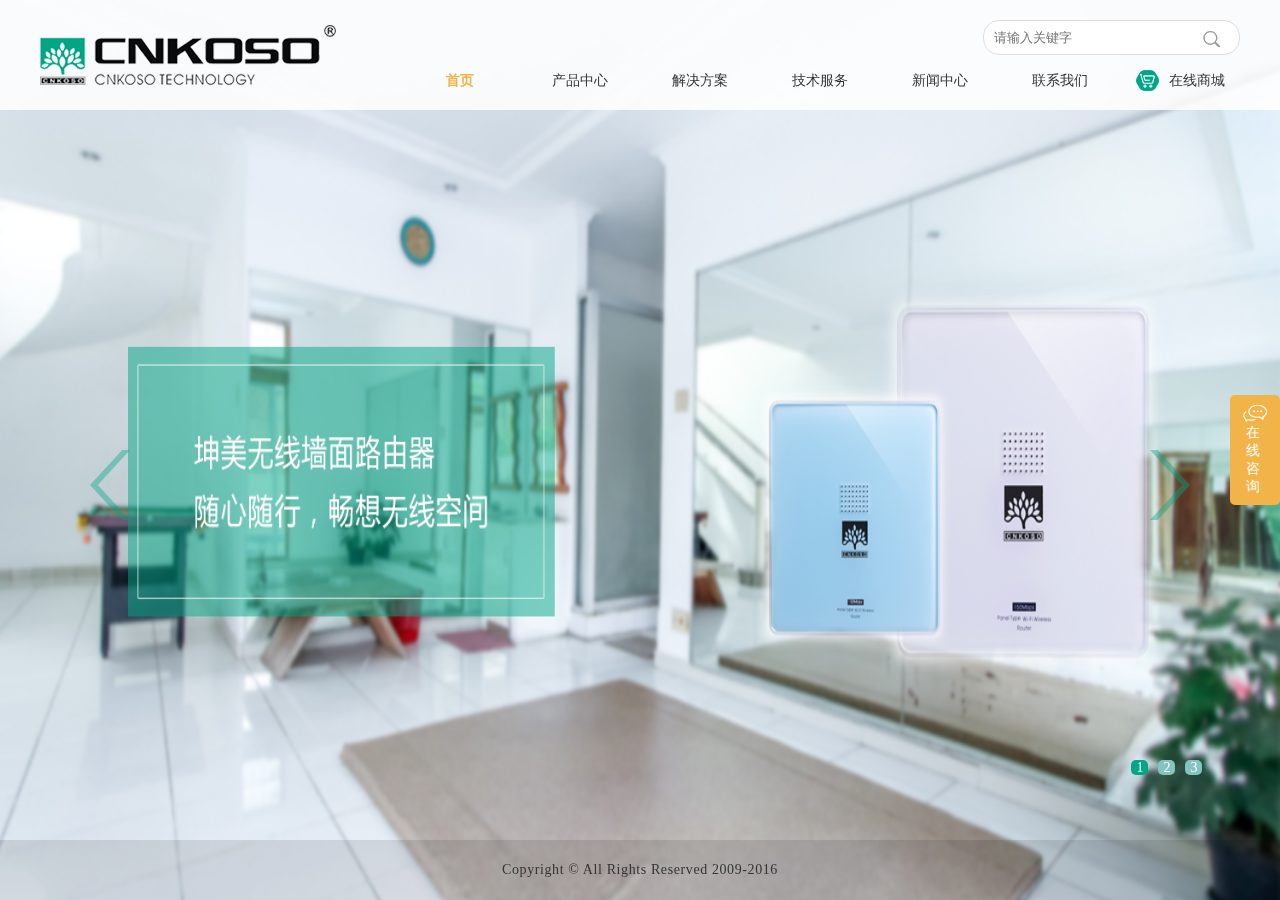
<file: html/index.html>
<!DOCTYPE html PUBLIC "-//W3C//DTD XHTML 1.0 Transitional//EN" "http://www.w3.org/TR/xhtml1/DTD/xhtml1-transitional.dtd">
<html xmlns="http://www.w3.org/1999/xhtml">

	<head>
		<meta http-equiv="Content-Type" content="text/html; charset=utf-8" />
		<meta http-equiv="X-UA-Compatible" content="IE=edge">
		<meta name="keywords" content="" />
		<meta name="description" content="">
		<title>首页</title>
		<link rel="stylesheet" href="../css/common.css" />
		<link rel="stylesheet" type="text/css" href="../css/index.css" />
		<script type="text/javascript" src="../js/jquery-1.11.1.min.js"></script>
		<script type="text/javascript" src="../js/common.js"></script>
		<script src="../js/jquery.slides.min.js" type="text/javascript" charset="utf-8"></script>
	</head>

	<body>
		<!--Begin公共头部-->
		<div class="head">
			<div class="top">
				<div class="container clearfix">
					<div class="logo">
						<a href="index.html"><img src="../images/logo.png" /></a>
					</div>
					<div class="topNav">
						<ul class="topMenu clearfix" id="jMenu">
							<li>
								<a href="index.html" class="on fNiv">首页</a>
							</li>
							<li>
								<a href="productcenter.html" class="fNiv">产品中心</a>
								<ul class="drowp">
									<li><a href="">电力猫</a></li>
									<li><a href="">交换机</a></li>
									<li><a href="">路由器</a></li>
									<li><a href="">配线架</a></li>
									<li><a href="">墙面路由器</a></li>
								</ul>
							</li>
							<li>
								<a href="solution.html" class="fNiv">解决方案</a>
							</li>
							<li>
								<a href="technicalservice.html" class="fNiv">技术服务</a>
							</li>
							<li>
								<a href="newslist.html" class="fNiv">新闻中心</a>
							</li>
							<li>
								<a href="#" class="fNiv">联系我们</a>
							</li>
							<li>
								<a href="" class="fNiv"><span><img src="../images/onlineShop.png"></span>在线商城</a>
							</li>
						</ul>
					</div>
					<div class="topSearch">
							<input type="text" name="" id="" value="" placeholder="请输入关键字">
							<a href=""></a>
						</div>
				</div>
			</div>
		</div>
		<!--End公共头部-->

		<!--Begin主内容区-->
		<div class="main indexMain">
			<div id="slide">
				<div class="page">
					<a href=""><img src="../images/首页.png" width="100%" height="100%" /></a>
				</div>
				<div class="page">
					<a href=""><img src="../images/首页.png" width="100%" height="100%" /></a>
				</div>
				<div class="page">
					<a href=""><img src="../images/首页.png" width="100%" height="100%" /></a>
				</div>
			</div>
					<!-- 咨询 -->
		<div class="consultation_tab">
			<div class="consultation_img"><img src="../images/ConsultationIcon.png"></div>
			<p>在线咨询</p>
		</div>

		<!-- 咨询展开 -->
		<div class="consultation_detail h">
			<div class="consultation_title">
				<span class="left_content">在线咨询</span>
				<span class="close"><img src="../images/onlineIcon01.png"></span>
			</div>
			<div class="tel">
				<p><span class="tel_img"><img src="../images/onlineIcon02.png"></span><span class="tel_num">咨询电话</span></p>
				<p>400-858-0608</p>
			</div>
			<div class="qq">
				<p><span class="qq_img"><img src="../images/onlineIcon03.png"></span><span class="qq_num">QQ咨询</span></p>
				<p>18596311</p>
			</div>
			<div class="live_qq">
				<a target="_blank" href="tencent://message/?uin=18596311">
					<p><span class="live_qq_img"></span><span class="live_qq_content">在线咨询</span></p>
				</a>
			</div>
		</div>
		</div>
		<!--End主容区-->

		<!--Begin公共底部-->
		<div class="foot">
			<div class="container">
				<p class="copyright">Copyright © All Rights Reserved 2009-2016</p>
			</div>
		</div>
		<!--End公共底部-->
		<script type="text/javascript">
			//图片轮播
			$(function() {
				var mainHeight = $(window).height();
				$(".page a img").height(mainHeight);
				$("#slide").height(mainHeight).slidesjs({
					width: $(window).width(),
           		 	height: mainHeight,
				 	play: {
				      	active: true,
				      	effect: "slide",
				      	interval: 5000,
				      	auto: true,
				      	swap: true,
				      	pauseOnHover: true,
				      	restartDelay: 2500
				   	},
				 	effect:{slide:{speed:1500}}
				});
				var focusQRSina_width = $(".focusQRSina").width();
				var pagination_width = -focusQRSina_width+$(".footFucus label").width()
				$(".focusQRSina").css("right",pagination_width/2);
			});
		</script>
	</body>

</html>
</file>
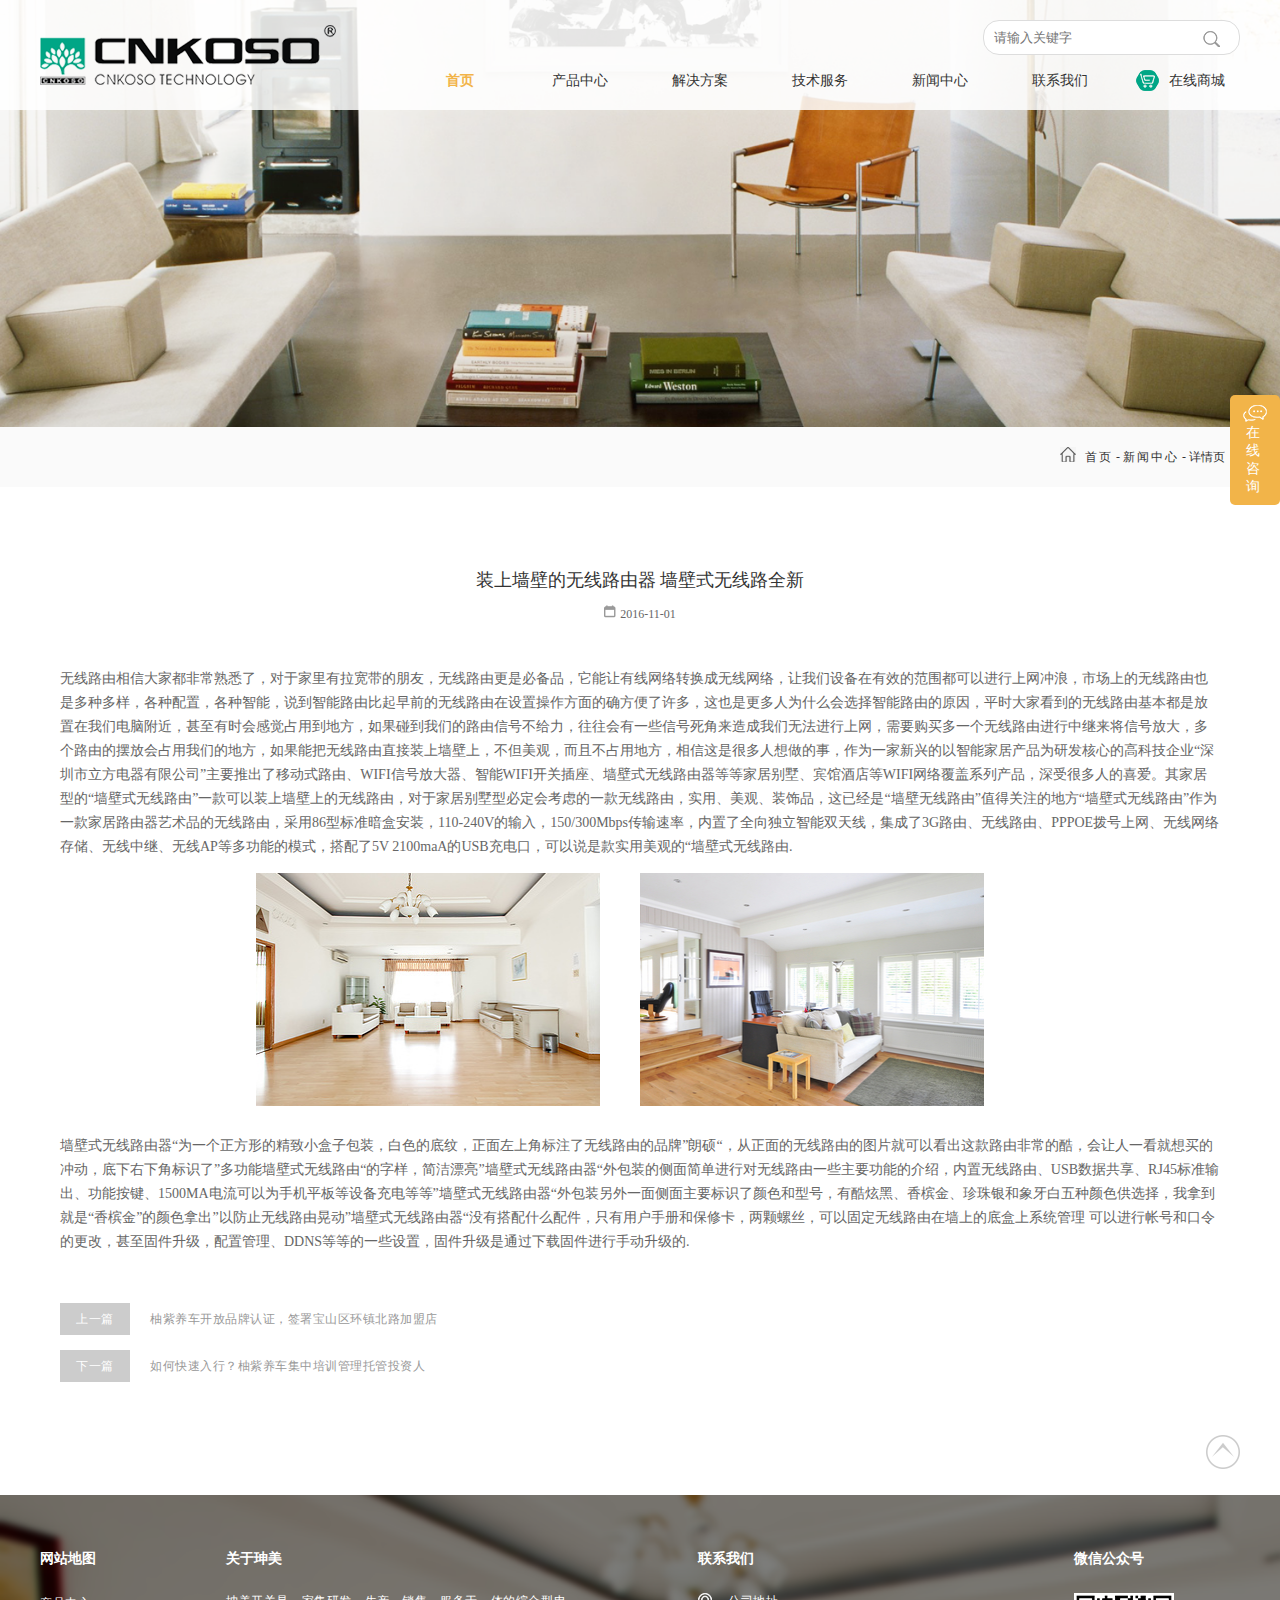
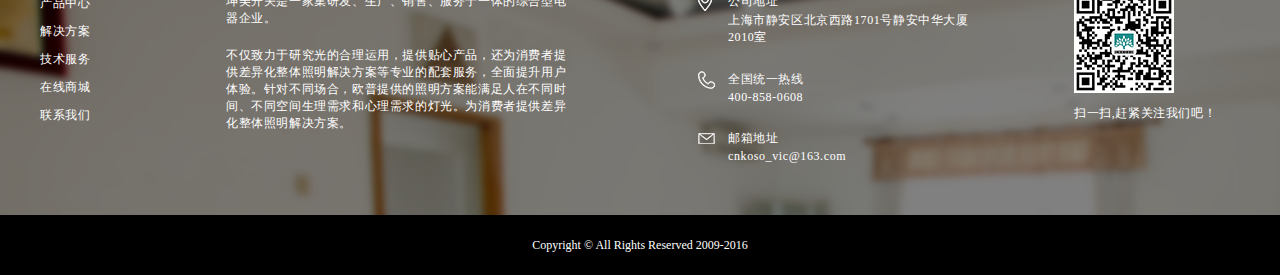
<file: html/newsdetail.html>
<!DOCTYPE html PUBLIC "-//W3C//DTD XHTML 1.0 Transitional//EN" "http://www.w3.org/TR/xhtml1/DTD/xhtml1-transitional.dtd">
<html xmlns="http://www.w3.org/1999/xhtml">

	<head>
		<meta http-equiv="Content-Type" content="text/html; charset=utf-8" />
		<meta http-equiv="X-UA-Compatible" content="IE=edge">
		<meta name="keywords" content="" />
		<meta name="description" content="">
		<title>新闻资讯详情</title>
		<link rel="stylesheet" href="../css/common.css" />
		<link rel="stylesheet" type="text/css" href="../css/newsdetail.css" />
		<script type="text/javascript" src="../js/jquery-1.11.1.min.js"></script>
		<script type="text/javascript" src="../js/common.js"></script>
	</head>
<body>
		<!--Begin公共头部-->
	<div class="head">
		<div class="top">
			<div class="container clearfix">
				<div class="logo">
					<a href="index.html"><img src="../images/logo.png" /></a>
				</div>
					<div class="topNav">
						<ul class="topMenu clearfix" id="jMenu">
							<li>
								<a href="index.html" class="on fNiv">首页</a>
							</li>
							<li>
								<a href="productcenter.html" class="fNiv">产品中心</a>
								<ul class="drowp">
									<li><a href="">电力猫</a></li>
									<li><a href="">交换机</a></li>
									<li><a href="">路由器</a></li>
									<li><a href="">配线架</a></li>
									<li><a href="">墙面路由器</a></li>
								</ul>
							</li>
							<li>
								<a href="solution.html" class="fNiv">解决方案</a>
							</li>
							<li>
								<a href="technicalservice.html" class="fNiv">技术服务</a>
							</li>
							<li>
								<a href="newslist.html" class="fNiv">新闻中心</a>
							</li>
							<li>
								<a href="#" class="fNiv">联系我们</a>
							</li>
							<li>
								<a href="" class="fNiv"><span><img src="../images/onlineShop.png"></span>在线商城</a>
							</li>
						</ul>
					</div>
				<div class="topSearch">
						<input type="text" name="" id="" value="" placeholder="请输入关键字">
						<a></a>
					</div>
			</div>
		</div>
	</div>
<!--主题内容区 -->
	<div class="main">
	<!-- banner -->
		<div class="topBanner">
			<div class="topBannerContent"><img src="../images/bannerImg.png" /></div>
		</div>
		<!--Beggin 位置区-->
				<div class="positionWidth">
					<div class="position">
					<a class="index" href="index.html">首页</a>
					<span class="arrowSpe">-</span>
					<a class="newsList" href="newsList.html">新闻中心</a>
					<span class="arrowSpe">-</span>
					<span class="arrowSpe">详情页</span>
					</div>
				</div>
		<div class="container">
				
				<!--  content-->
				<div class="content">
					<div class="title">
						<h2>装上墙壁的无线路由器 墙壁式无线路全新</h2>
					</div>
					<div class="title-time">
						<i><img src="../images/time.png"></i>
						<span>2016-11-01</span>
					</div>
					<div class="article">
						<div class="articleBody">
						
						<!-- 富文本区域 -->
							
							<p style="line-height: 24px;margin-top: 45px;">无线路由相信大家都非常熟悉了，对于家里有拉宽带的朋友，无线路由更是必备品，它能让有线网络转换成无线网络，让我们设备在有效的范围都可以进行上网冲浪，市场上的无线路由也是多种多样，各种配置，各种智能，说到智能路由比起早前的无线路由在设置操作方面的确方便了许多，这也是更多人为什么会选择智能路由的原因，平时大家看到的无线路由基本都是放置在我们电脑附近，甚至有时会感觉占用到地方，如果碰到我们的路由信号不给力，往往会有一些信号死角来造成我们无法进行上网，需要购买多一个无线路由进行中继来将信号放大，多个路由的摆放会占用我们的地方，如果能把无线路由直接装上墙壁上，不但美观，而且不占用地方，相信这是很多人想做的事，作为一家新兴的以智能家居产品为研发核心的高科技企业“深圳市立方电器有限公司”主要推出了移动式路由、WIFI信号放大器、智能WIFI开关插座、墙壁式无线路由器等等家居别墅、宾馆酒店等WIFI网络覆盖系列产品，深受很多人的喜爱。其家居型的“墙壁式无线路由”一款可以装上墙壁上的无线路由，对于家居别墅型必定会考虑的一款无线路由，实用、美观、装饰品，这已经是“墙壁无线路由”值得关注的地方“墙壁式无线路由”作为一款家居路由器艺术品的无线路由，采用86型标准暗盒安装，110-240V的输入，150/300Mbps传输速率，内置了全向独立智能双天线，集成了3G路由、无线路由、PPPOE拨号上网、无线网络存储、无线中继、无线AP等多功能的模式，搭配了5V 2100maA的USB充电口，可以说是款实用美观的“墙壁式无线路由.
							<p style="text-align: center;"><img src="../images/newsDetail01.png" /><img src="../images/newsDetail02.png" /></p>

							<p style="line-height: 24px;margin-top: 28px;">墙壁式无线路由器“为一个正方形的精致小盒子包装，白色的底纹，正面左上角标注了无线路由的品牌”朗硕“，从正面的无线路由的图片就可以看出这款路由非常的酷，会让人一看就想买的冲动，底下右下角标识了”多功能墙壁式无线路由“的字样，简洁漂亮”墙壁式无线路由器“外包装的侧面简单进行对无线路由一些主要功能的介绍，内置无线路由、USB数据共享、RJ45标准输出、功能按键、1500MA电流可以为手机平板等设备充电等等”墙壁式无线路由器“外包装另外一面侧面主要标识了颜色和型号，有酷炫黑、香槟金、珍珠银和象牙白五种颜色供选择，我拿到就是“香槟金”的颜色拿出”以防止无线路由晃动”墙壁式无线路由器“没有搭配什么配件，只有用户手册和保修卡，两颗螺丝，可以固定无线路由在墙上的底盒上系统管理 可以进行帐号和口令的更改，甚至固件升级，配置管理、DDNS等等的一些设置，固件升级是通过下载固件进行手动升级的.</p>
						</div>
					</div>
				</div>

				<!-- 上下篇 -->
				<div class="pageWarp clearfix">
					<div class="prevPage">
						<span class="pre">
						<a href="#">
						<span class="pre_f">上一篇</span>柚紫养车开放品牌认证，签署宝山区环镇北路加盟店</a>
						</span>
					</div>

					<div class="nextPage">
						<span class="next">
						<a href="#">
						<span class="next_f">下一篇</span>如何快速入行？柚紫养车集中培训管理托管投资人</a>
						</span>
					</div>
				</div>

		<!-- 置顶 -->
		<div class="floatBox">
			<a href="javascript:scrollTo(0,0);" class="returnTop"></a>
		</div>
		</div>

				<!-- 咨询 -->
		<div class="consultation_tab">
			<div class="consultation_img"><img src="../images/ConsultationIcon.png"></div>
			<p>在线咨询</p>
		</div>
		<!-- 咨询展开 -->
		<div class="consultation_detail h">
			<div class="consultation_title">
				<span class="left_content">在线咨询</span>
				<span class="close"><img src="../images/onlineIcon01.png"></span>
			</div>
			<div class="tel">
				<p><span class="tel_img"><img src="../images/onlineIcon02.png"></span><span class="tel_num">咨询电话</span></p>
				<p>400-858-0608</p>
			</div>
			<div class="qq">
				<p><span class="qq_img"><img src="../images/onlineIcon03.png"></span><span class="qq_num">QQ咨询</span></p>
				<p>18596311</p>
			</div>
			<div class="live_qq">
				<a target="_blank" href="tencent://message/?uin=18596311">
					<p><span class="live_qq_img"></span><span class="live_qq_content">在线咨询</span></p>
				</a>
			</div>
		</div>
	</div>



	<!-- 公共底部 -->
	<div class="foot">
		<div class="bottom">
			<div class="container clearfix">
				<div class="footMap clearfix fl">
					<h2>网站地图</h2>
	                    <div>
	                    	<ul>
	                    		<li><a href="productcenter.html">产品中心</a></li>
	                    		<li><a href="solution.html">解决方案</a></li>
	                    		<li><a href="technicalservice.html">技术服务</a></li>
	                    		<li><a href="#">在线商城</a></li>
	                    		<li><a href="#">联系我们</a></li>
	                    	</ul>
	                    </div>
	            </div>
	            <div class="footAbout fl">
                    <h2>关于珅美</h2>
                    <p>坤美开关是一家集研发、生产、销售、服务于一体的综合型电器企业。</p>
                    <p>不仅致力于研究光的合理运用，提供贴心产品，还为消费者提供差异化整体照明解决方案等专业的配套服务，全面提升用户体验。针对不同场合，欧普提供的照明方案能满足人在不同时间、不同空间生理需求和心理需求的灯光。为消费者提供差异化整体照明解决方案。</p>
	            </div>
	            <div class="footContact fl">
					<h2>联系我们</h2>
	                    <div>
	                    	<ul>
	                    		<li><span><img src="../images/footIcon01.png"></span>
									<p>公司地址</p>
									<p>上海市静安区北京西路1701号静安中华大厦2010室</p>
</li>
	                    		<li><span><img src="../images/footIcon02.png"></span>
	                    			<p>全国统一热线</p>
									<p>400-858-0608</p></li>
	                    		<li><span><img src="../images/footIcon03.png"></span>
	                    			<p>邮箱地址</p>
									<p>cnkoso_vic@163.com</p></li>
	                    	</ul>
	                    </div>
	            </div>
	            <div class="footWeixin fl">
                	<h2>微信公众号</h2>
                	<div>
                		<img src="../images/code.png">
                	</div>
                	<p>扫一扫,赶紧关注我们吧！</p>
		        </div>
			</div>
		</div>
		<div class="bottomBar">
		    <div class="container">Copyright © All Rights Reserved 2009-2016</div>
	    </div>
	</div>
</body>
</html>
</file>
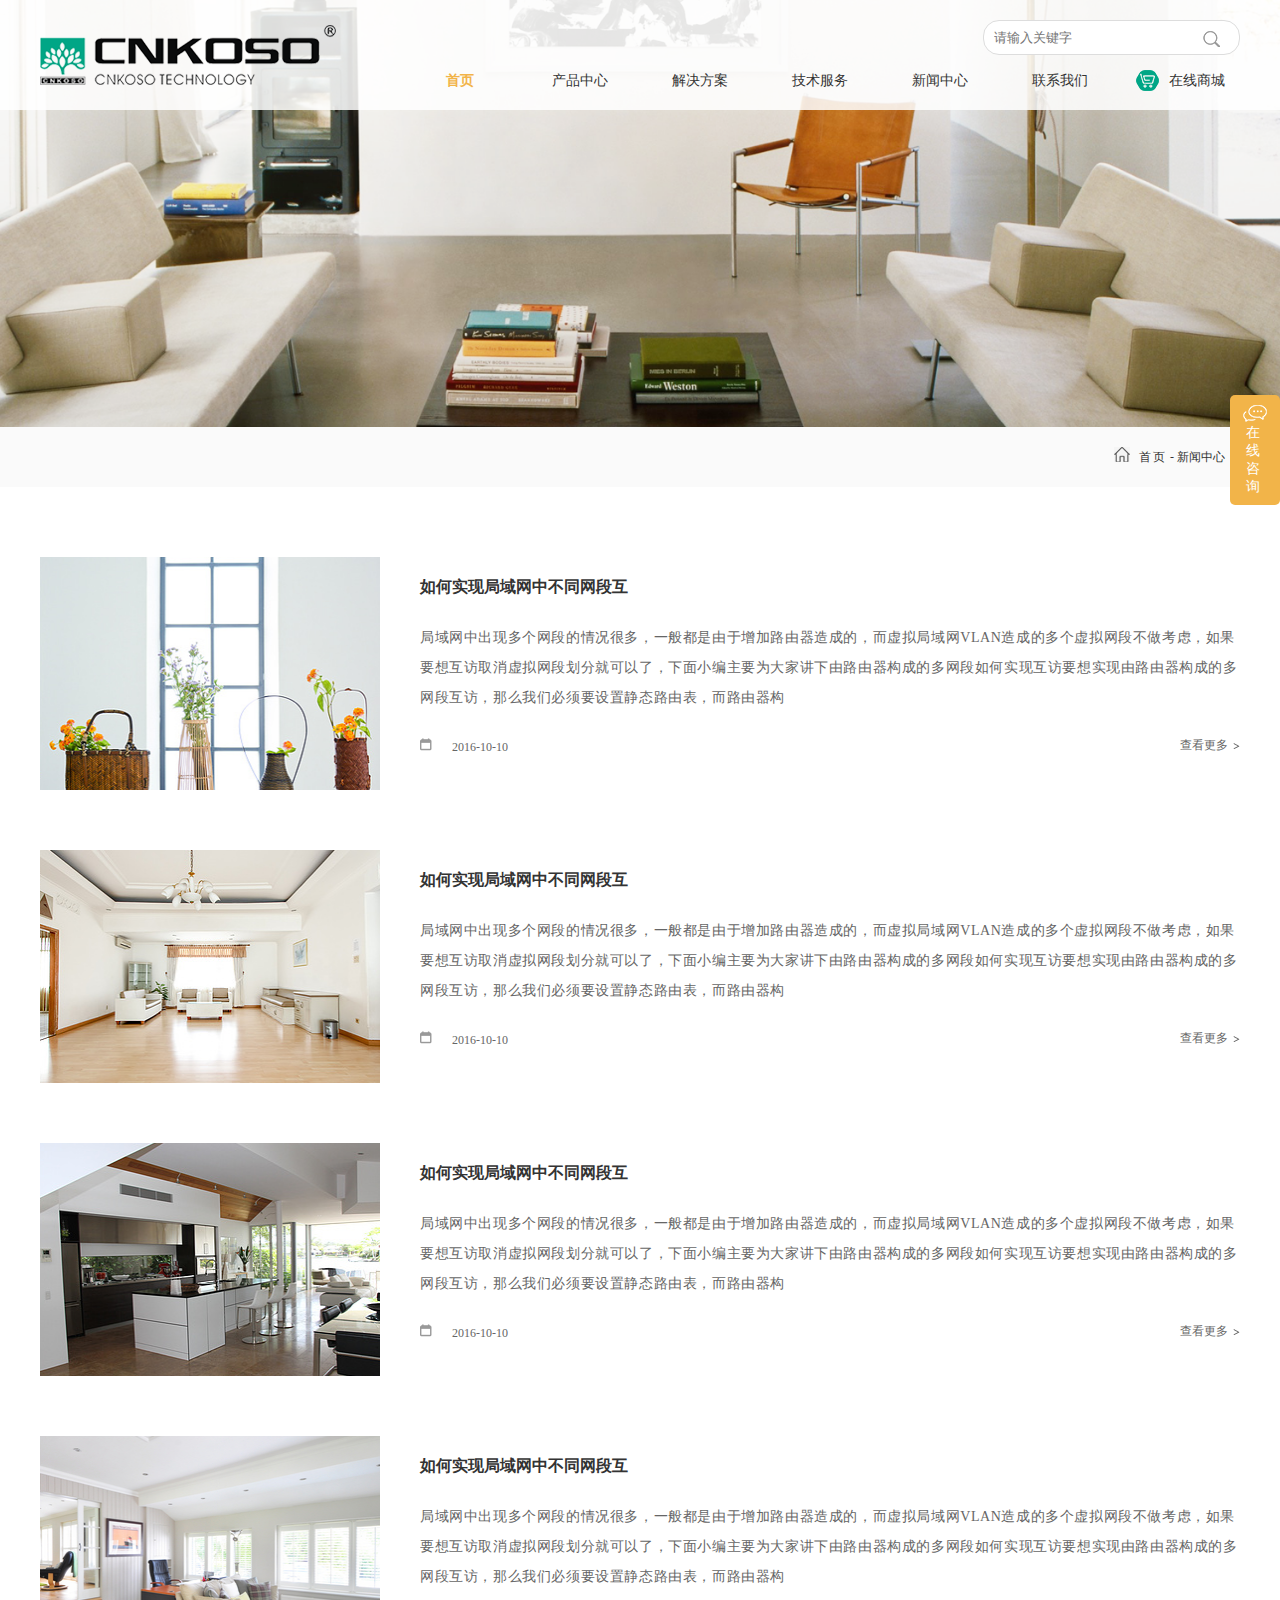
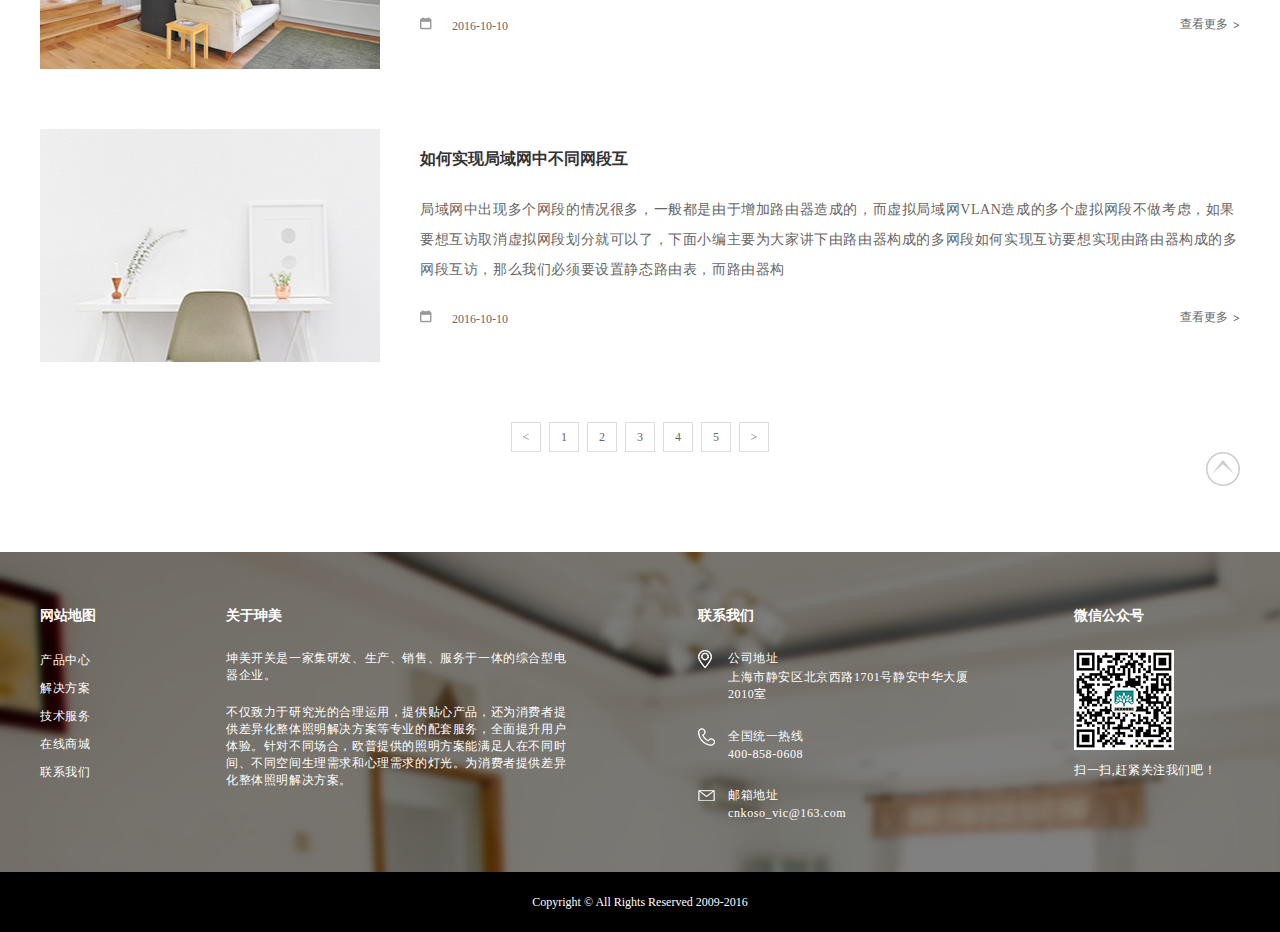
<file: html/newslist.html>
<!DOCTYPE html PUBLIC "-//W3C//DTD XHTML 1.0 Transitional//EN" "http://www.w3.org/TR/xhtml1/DTD/xhtml1-transitional.dtd">
<html xmlns="http://www.w3.org/1999/xhtml">

	<head>
		<meta http-equiv="Content-Type" content="text/html; charset=utf-8" />
		<meta http-equiv="X-UA-Compatible" content="IE=edge">
		<meta name="keywords" content="" />
		<meta name="description" content="">
		<title>新闻资讯详情</title>
		<link rel="stylesheet" href="../css/common.css" />
		<link rel="stylesheet" type="text/css" href="../css/newslist.css" />
		<script type="text/javascript" src="../js/jquery-1.11.1.min.js"></script>
		<script type="text/javascript" src="../js/common.js"></script>
	</head>
<body>
		<!--Begin公共头部-->
	<div class="head">
		<div class="top">
			<div class="container clearfix">
				<div class="logo">
					<a href="index.html"><img src="../images/logo.png" /></a>
				</div>
				<div class="topNav">
						<ul class="topMenu clearfix" id="jMenu">
							<li>
								<a href="index.html" class="on fNiv">首页</a>
							</li>
							<li>
								<a href="productcenter.html" class="fNiv">产品中心</a>
								<ul class="drowp">
									<li><a href="">电力猫</a></li>
									<li><a href="">交换机</a></li>
									<li><a href="">路由器</a></li>
									<li><a href="">配线架</a></li>
									<li><a href="">墙面路由器</a></li>
								</ul>
							</li>
							<li>
								<a href="solution.html" class="fNiv">解决方案</a>
							</li>
							<li>
								<a href="technicalservice.html" class="fNiv">技术服务</a>
							</li>
							<li>
								<a href="newslist.html" class="fNiv">新闻中心</a>
							</li>
							<li>
								<a href="#" class="fNiv">联系我们</a>
							</li>
							<li>
								<a href="" class="fNiv"><span><img src="../images/onlineShop.png"></span>在线商城</a>
							</li>
						</ul>
					</div>
				<div class="topSearch">
						<input type="text" name="" id="" value="" placeholder="请输入关键字">
						<a></a>
					</div>
			</div>
		</div>
	</div>
<!--主题内容区 -->
	<div class="main">
	<!-- banner -->
		<div class="topBanner">
			<div class="topBannerContent"><img src="../images/bannerImg.png" /></div>
		</div>
				<!--Beggin 位置区-->
		<div class="positionWidth">
			<div class="position">
				<a class="index" href="index.html">首页</a>
				<span class="arrowSpe">-</span>
				<span class="arrowSpe">新闻中心</span>
			</div>
		</div>
		<div class="container">

			<!--  content-->
			<div class="content">
				<div class="content_list">
					<div>
						<dl>
							<dt><img src="../images/newsImg01.png"></dt>
							<dd><h2>如何实现局域网中不同网段互</h2></dd>
							<dd><a href=""><p>局域网中出现多个网段的情况很多，一般都是由于增加路由器造成的，而虚拟局域网VLAN造成的多个虚拟网段不做考虑，如果要想互访取消虚拟网段划分就可以了，下面小编主要为大家讲下由路由器构成的多网段如何实现互访要想实现由路由器构成的多网段互访，那么我们必须要设置静态路由表，而路由器构</p></a></dd>
							<dd>
								<a href="javascript:void(0)">
								<span class="time"><i><img src="../images/time.png"></i>2016-10-10</span>
								<span class="see">查看更多<i><img src="../images/searchImg02.png"></i></span>
								</a>
							</dd>
						</dl>
					</div>
				</div>
				<div class="content_list">
					<div>
						<dl>
							<dt><img src="../images/newsImg02.png"></dt>
							<dd><h2>如何实现局域网中不同网段互</h2></dd>
							<dd><a href=""><p>局域网中出现多个网段的情况很多，一般都是由于增加路由器造成的，而虚拟局域网VLAN造成的多个虚拟网段不做考虑，如果要想互访取消虚拟网段划分就可以了，下面小编主要为大家讲下由路由器构成的多网段如何实现互访要想实现由路由器构成的多网段互访，那么我们必须要设置静态路由表，而路由器构</p></a></dd>
							<dd>
								<a href="javascript:void(0)">
								<span class="time"><i><img src="../images/time.png"></i>2016-10-10</span>
								<span class="see">查看更多<i><img src="../images/searchImg02.png"></i></span>
								</a>
							</dd>
						</dl>
					</div>
				</div>
				<div class="content_list">
					<div>
						<dl>
							<dt><img src="../images/newsImg03.png"></dt>
							<dd><h2>如何实现局域网中不同网段互</h2></dd>
							<dd><a href=""><p>局域网中出现多个网段的情况很多，一般都是由于增加路由器造成的，而虚拟局域网VLAN造成的多个虚拟网段不做考虑，如果要想互访取消虚拟网段划分就可以了，下面小编主要为大家讲下由路由器构成的多网段如何实现互访要想实现由路由器构成的多网段互访，那么我们必须要设置静态路由表，而路由器构</p></a></dd>
							<dd>
								<a href="javascript:void(0)">
								<span class="time"><i><img src="../images/time.png"></i>2016-10-10</span>
								<span class="see">查看更多<i><img src="../images/searchImg02.png"></i></span>
								</a>
							</dd>
						</dl>
					</div>
				</div>
				<div class="content_list">
					<div>
						<dl>
							<dt><img src="../images/newsImg04.png"></dt>
							<dd><h2>如何实现局域网中不同网段互</h2></dd>
							<dd><a href=""><p>局域网中出现多个网段的情况很多，一般都是由于增加路由器造成的，而虚拟局域网VLAN造成的多个虚拟网段不做考虑，如果要想互访取消虚拟网段划分就可以了，下面小编主要为大家讲下由路由器构成的多网段如何实现互访要想实现由路由器构成的多网段互访，那么我们必须要设置静态路由表，而路由器构</p></a></dd>
							<dd>
								<a href="javascript:void(0)">
								<span class="time"><i><img src="../images/time.png"></i>2016-10-10</span>
								<span class="see">查看更多<i><img src="../images/searchImg02.png"></i></span>
								</a>
							</dd>
						</dl>
					</div>
				</div>
				<div class="content_list">
					<div>
						<dl>
							<dt><img src="../images/newsImg05.png"></dt>
							<dd><h2>如何实现局域网中不同网段互</h2></dd>
							<dd><a href=""><p>局域网中出现多个网段的情况很多，一般都是由于增加路由器造成的，而虚拟局域网VLAN造成的多个虚拟网段不做考虑，如果要想互访取消虚拟网段划分就可以了，下面小编主要为大家讲下由路由器构成的多网段如何实现互访要想实现由路由器构成的多网段互访，那么我们必须要设置静态路由表，而路由器构</p></a></dd>
							<dd>
								<a href="javascript:void(0)">
								<span class="time"><i><img src="../images/time.png"></i>2016-10-10</span>
								<span class="see">查看更多<i><img src="../images/searchImg02.png"></i></span>
								</a>
							</dd>
						</dl>
					</div>
				</div>
			</div>

			<!-- pagelist -->
			<div id="pager">
				<a href="">&lt;</a>
				<a href="">1</a>
				<a href="">2</a>
				<a href="">3</a>
				<a href="">4</a>
				<a href="">5</a>
				<a href="">&gt;</a>
			</div>

           <!-- 置顶 -->
		<div class="floatBox">
			<a href="javascript:scrollTo(0,0);" class="returnTop"></a>
		</div>
		</div>

				<!-- 咨询 -->
		<div class="consultation_tab">
			<div class="consultation_img"><img src="../images/ConsultationIcon.png"></div>
			<p>在线咨询</p>
		</div>
		<!-- 咨询展开 -->
		<div class="consultation_detail h">
			<div class="consultation_title">
				<span class="left_content">在线咨询</span>
				<span class="close"><img src="../images/onlineIcon01.png"></span>
			</div>
			<div class="tel">
				<p><span class="tel_img"><img src="../images/onlineIcon02.png"></span><span class="tel_num">咨询电话</span></p>
				<p>400-858-0608</p>
			</div>
			<div class="qq">
				<p><span class="qq_img"><img src="../images/onlineIcon03.png"></span><span class="qq_num">QQ咨询</span></p>
				<p>18596311</p>
			</div>
			<div class="live_qq">
				<a target="_blank" href="tencent://message/?uin=18596311">
					<p><span class="live_qq_img"></span><span class="live_qq_content">在线咨询</span></p>
				</a>
			</div>
		</div>
	</div>

	<!-- 公共底部 -->
	<div class="foot">
		<div class="bottom">
			<div class="container clearfix">
				<div class="footMap clearfix fl">
					<h2>网站地图</h2>
	                    <div>
	                    	<ul>
	                    		<li><a href="productcenter.html">产品中心</a></li>
	                    		<li><a href="solution.html">解决方案</a></li>
	                    		<li><a href="technicalservice.html">技术服务</a></li>
	                    		<li><a href="#">在线商城</a></li>
	                    		<li><a href="#">联系我们</a></li>
	                    	</ul>
	                    </div>
	            </div>
	            <div class="footAbout fl">
                    <h2>关于珅美</h2>
                    <p>坤美开关是一家集研发、生产、销售、服务于一体的综合型电器企业。</p>
                    <p>不仅致力于研究光的合理运用，提供贴心产品，还为消费者提供差异化整体照明解决方案等专业的配套服务，全面提升用户体验。针对不同场合，欧普提供的照明方案能满足人在不同时间、不同空间生理需求和心理需求的灯光。为消费者提供差异化整体照明解决方案。</p>
	            </div>
	            <div class="footContact fl">
					<h2>联系我们</h2>
	                    <div>
	                    	<ul>
	                    		<li><span><img src="../images/footIcon01.png"></span>
									<p>公司地址</p>
									<p>上海市静安区北京西路1701号静安中华大厦2010室</p>
</li>
	                    		<li><span><img src="../images/footIcon02.png"></span>
	                    			<p>全国统一热线</p>
									<p>400-858-0608</p></li>
	                    		<li><span><img src="../images/footIcon03.png"></span>
	                    			<p>邮箱地址</p>
									<p>cnkoso_vic@163.com</p></li>
	                    	</ul>
	                    </div>
	            </div>
	            <div class="footWeixin fl">
                	<h2>微信公众号</h2>
                	<div>
                		<img src="../images/code.png">
                	</div>
                	<p>扫一扫,赶紧关注我们吧！</p>
		        </div>
			</div>
		</div>
		<div class="bottomBar">
		    <div class="container">Copyright © All Rights Reserved 2009-2016</div>
	    </div>
	</div>
</body>
</html>
</file>
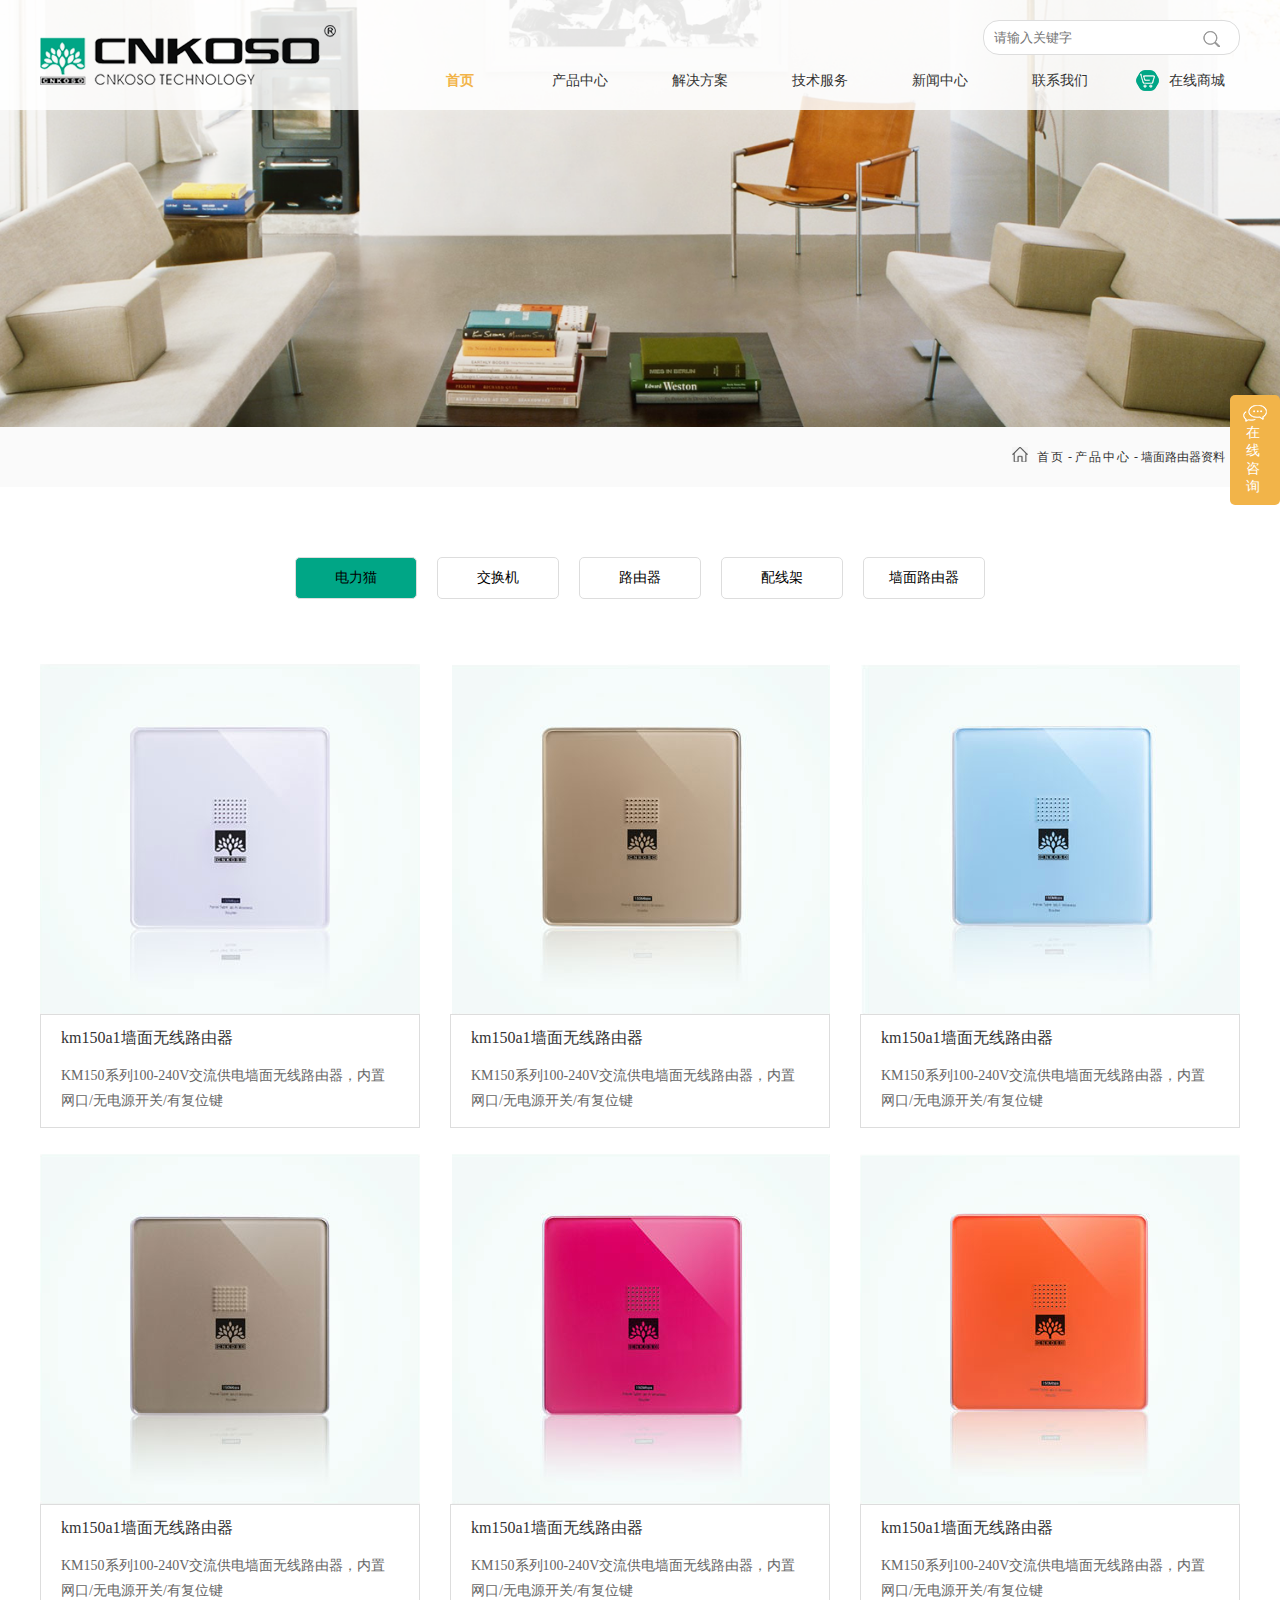
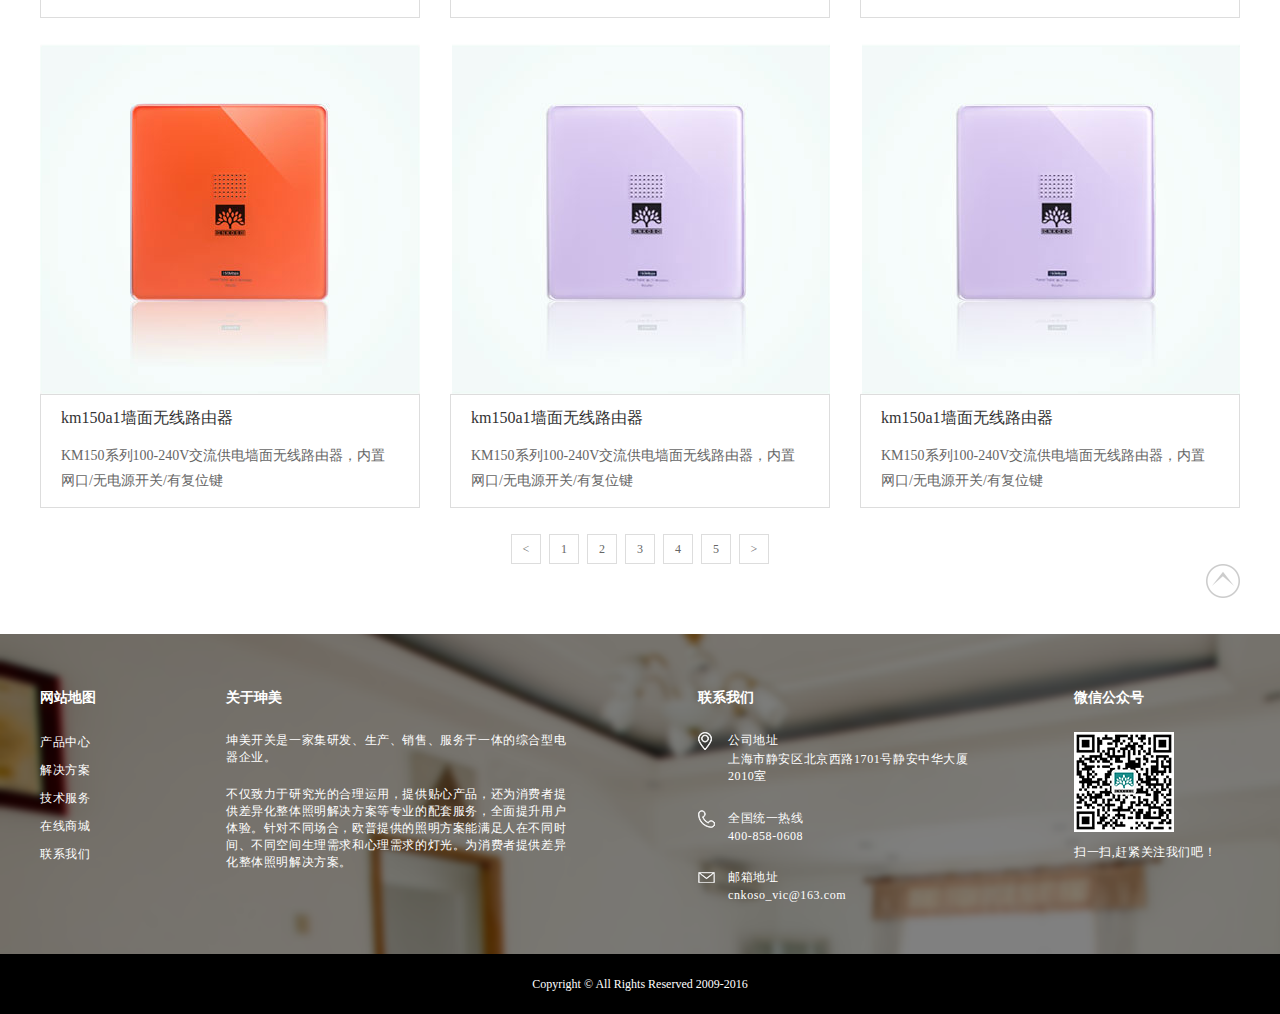
<file: html/productcenter.html>
<!DOCTYPE html PUBLIC "-//W3C//DTD XHTML 1.0 Transitional//EN" "http://www.w3.org/TR/xhtml1/DTD/xhtml1-transitional.dtd">
<html xmlns="http://www.w3.org/1999/xhtml">

	<head>
		<meta http-equiv="Content-Type" content="text/html; charset=utf-8" />
		<meta http-equiv="X-UA-Compatible" content="IE=edge">
		<meta name="keywords" content="" />
		<meta name="description" content="">
		<title>产品中心</title>
		<link rel="stylesheet" href="../css/common.css" />
		<link rel="stylesheet" type="text/css" href="../css/productcenter.css" />
		<script type="text/javascript" src="../js/jquery-1.11.1.min.js"></script>
		<script type="text/javascript" src="../js/common.js"></script>
	</head>
<body>
		<!--Begin公共头部-->
	<div class="head">
		<div class="top">
			<div class="container clearfix">
				<div class="logo">
					<a href="index.html"><img src="../images/logo.png" /></a>
				</div>
				<div class="topNav">
						<ul class="topMenu clearfix" id="jMenu">
							<li>
								<a href="index.html" class="on fNiv">首页</a>
							</li>
							<li>
								<a href="productcenter.html" class="fNiv">产品中心</a>
								<ul class="drowp">
									<li><a href="">电力猫</a></li>
									<li><a href="">交换机</a></li>
									<li><a href="">路由器</a></li>
									<li><a href="">配线架</a></li>
									<li><a href="">墙面路由器</a></li>
								</ul>
							</li>
							<li>
								<a href="solution.html" class="fNiv">解决方案</a>
							</li>
							<li>
								<a href="technicalservice.html" class="fNiv">技术服务</a>
							</li>
							<li>
								<a href="newslist.html" class="fNiv">新闻中心</a>
							</li>
							<li>
								<a href="#" class="fNiv">联系我们</a>
							</li>
							<li>
								<a href="" class="fNiv"><span><img src="../images/onlineShop.png"></span>在线商城</a>
							</li>
						</ul>
					</div>
				<div class="topSearch">
						<input type="text" name="" id="" value="" placeholder="请输入关键字">
						<a></a>
					</div>
			</div>
		</div>
	</div>
<!--主题内容区 -->
	<div class="main">
	<!-- banner -->
		<div class="topBanner">
			<div class="topBannerContent"><img src="../images/bannerImg.png" /></div>
		</div>
				<!--Beggin 位置区-->
		<div class="positionWidth">
			<div class="position">
				<a class="index" href="index.html">首页</a>
				<span class="arrowSpe">-</span>
				<a class="productcenter" href="productcenter.html">产品中心</a>
				<span class="arrowSpe">-</span>
				<span class="arrowSpe">墙面路由器资料</span>
			</div>
		</div>
		<div class="container">

			<!--  content-->
			<div class="content_list">
				<!-- tab -->
				<div class="tab">
					<div class="tablist">
						<ul>
							<li><a class="active" href="javascript:void(0)">电力猫</a></li>
							<li><a href="javascript:void(0)">交换机</a></li>
							<li><a href="javascript:void(0)">路由器</a></li>
							<li><a href="javascript:void(0)">配线架</a></li>
							<li><a href="javascript:void(0)">墙面路由器</a></li>
						</ul>
					</div>
				</div>

				<!-- tab产品中心列表 -->

				<div class="product_list">

				<!-- tab内容切换 -->
					<div class="list_detail">
						<ul>
							<li>
								<div class="product_top">
									<a href="productdetail.html"><img src="../images/product01.png"></a>
								</div>
								<div class="product_introduce">
									<a href="productdetail.html">
										<h2>km150a1墙面无线路由器</h2>
										<p>KM150系列100-240V交流供电墙面无线路由器，内置网口/无电源开关/有复位键</p>
									</a>
								</div>
							</li>
							<li>
								<div class="product_top">
									<a href="productdetail.html"><img src="../images/product02.png"></a>
								</div>
								<div class="product_introduce">
									<a href="productdetail.html">
										<h2>km150a1墙面无线路由器</h2>
										<p>KM150系列100-240V交流供电墙面无线路由器，内置网口/无电源开关/有复位键</p>
									</a>
								</div>
							</li>
							<li>
								<div class="product_top">
									<a href="productdetail.html"><img src="../images/product03.png"></a>
								</div>
								<div class="product_introduce">
									<a href="productdetail.html">
										<h2>km150a1墙面无线路由器</h2>
										<p>KM150系列100-240V交流供电墙面无线路由器，内置网口/无电源开关/有复位键</p>
									</a>
								</div>
							</li>
							<li>
								<div class="product_top">
									<a href="productdetail.html"><img src="../images/product04.png"></a>
								</div>
								<div class="product_introduce">
									<a href="productdetail.html">
										<h2>km150a1墙面无线路由器</h2>
										<p>KM150系列100-240V交流供电墙面无线路由器，内置网口/无电源开关/有复位键</p>
									</a>
								</div>
							</li>
							<li>
								<div class="product_top">
									<a href="productdetail.html"><img src="../images/product05.png"></a>
								</div>
								<div class="product_introduce">
									<a href="productdetail.html">
										<h2>km150a1墙面无线路由器</h2>
										<p>KM150系列100-240V交流供电墙面无线路由器，内置网口/无电源开关/有复位键</p>
									</a>
								</div>
							</li>
							<li>
								<div class="product_top">
									<a href="productdetail.html"><img src="../images/product07.png"></a>
								</div>
								<div class="product_introduce">
									<a href="">
										<h2>km150a1墙面无线路由器</h2>
										<p>KM150系列100-240V交流供电墙面无线路由器，内置网口/无电源开关/有复位键</p>
									</a>
								</div>
							</li>
							<li>
								<div class="product_top">
									<a href="productdetail.html"><img src="../images/product07.png"></a>
								</div>
								<div class="product_introduce">
									<a href="productdetail.html">
										<h2>km150a1墙面无线路由器</h2>
										<p>KM150系列100-240V交流供电墙面无线路由器，内置网口/无电源开关/有复位键</p>
									</a>
								</div>
							</li>
							<li>
								<div class="product_top">
									<a href="productdetail.html"><img src="../images/product08.png"></a>
								</div>
								<div class="product_introduce">
									<a href="productdetail.html">
										<h2>km150a1墙面无线路由器</h2>
										<p>KM150系列100-240V交流供电墙面无线路由器，内置网口/无电源开关/有复位键</p>
									</a>
								</div>
							</li>
							<li>
								<div class="product_top">
									<a href="productdetail.html"><img src="../images/product08.png"></a>
								</div>
								<div class="product_introduce">
									<a href="productdetail.html">
										<h2>km150a1墙面无线路由器</h2>
										<p>KM150系列100-240V交流供电墙面无线路由器，内置网口/无电源开关/有复位键</p>
									</a>
								</div>
							</li>
						</ul>
					</div>

				<!-- tab内容切换 -->
					<div class="list_detail h">
						<ul>
							<li>
								<div class="product_top">
									<a href="productdetail.html"><img src="../images/product01.png"></a>
								</div>
								<div class="product_introduce">
									<a href="productdetail.html">
										<h2>km150a1墙面无线路由器</h2>
										<p>KM150系列100-240V交流供电墙面无线路由器，内置网口/无电源开关/有复位键</p>
									</a>
								</div>
							</li>
							<li>
								<div class="product_top">
									<a href="productdetail.html"><img src="../images/product02.png"></a>
								</div>
								<div class="product_introduce">
									<a href="productdetail.html">
										<h2>km150a1墙面无线路由器</h2>
										<p>KM150系列100-240V交流供电墙面无线路由器，内置网口/无电源开关/有复位键</p>
									</a>
								</div>
							</li>
							<li>
								<div class="product_top">
									<a href="productdetail.html"><img src="../images/product03.png"></a>
								</div>
								<div class="product_introduce">
									<a href="productdetail.html">
										<h2>km150a1墙面无线路由器</h2>
										<p>KM150系列100-240V交流供电墙面无线路由器，内置网口/无电源开关/有复位键</p>
									</a>
								</div>
							</li>
							<li>
								<div class="product_top">
									<a href="productdetail.html"><img src="../images/product04.png"></a>
								</div>
								<div class="product_introduce">
									<a href="productdetail.html">
										<h2>km150a1墙面无线路由器</h2>
										<p>KM150系列100-240V交流供电墙面无线路由器，内置网口/无电源开关/有复位键</p>
									</a>
								</div>
							</li>
							<li>
								<div class="product_top">
									<a href="productdetail.html"><img src="../images/product05.png"></a>
								</div>
								<div class="product_introduce">
									<a href="productdetail.html">
										<h2>km150a1墙面无线路由器</h2>
										<p>KM150系列100-240V交流供电墙面无线路由器，内置网口/无电源开关/有复位键</p>
									</a>
								</div>
							</li>
							<li>
								<div class="product_top">
									<a href="productdetail.html"><img src="../images/product07.png"></a>
								</div>
								<div class="product_introduce">
									<a href="">
										<h2>km150a1墙面无线路由器</h2>
										<p>KM150系列100-240V交流供电墙面无线路由器，内置网口/无电源开关/有复位键</p>
									</a>
								</div>
							</li>
							<li>
								<div class="product_top">
									<a href="productdetail.html"><img src="../images/product07.png"></a>
								</div>
								<div class="product_introduce">
									<a href="productdetail.html">
										<h2>km150a1墙面无线路由器</h2>
										<p>KM150系列100-240V交流供电墙面无线路由器，内置网口/无电源开关/有复位键</p>
									</a>
								</div>
							</li>
							<li>
								<div class="product_top">
									<a href="productdetail.html"><img src="../images/product08.png"></a>
								</div>
								<div class="product_introduce">
									<a href="productdetail.html">
										<h2>km150a1墙面无线路由器</h2>
										<p>KM150系列100-240V交流供电墙面无线路由器，内置网口/无电源开关/有复位键</p>
									</a>
								</div>
							</li>
							<li>
								<div class="product_top">
									<a href="productdetail.html"><img src="../images/product08.png"></a>
								</div>
								<div class="product_introduce">
									<a href="productdetail.html">
										<h2>km150a1墙面无线路由器</h2>
										<p>KM150系列100-240V交流供电墙面无线路由器，内置网口/无电源开关/有复位键</p>
									</a>
								</div>
							</li>
						</ul>
					</div>

				<!-- tab内容切换 -->
					<div class="list_detail h">
						<ul>
							<li>
								<div class="product_top">
									<a href="productdetail.html"><img src="../images/product01.png"></a>
								</div>
								<div class="product_introduce">
									<a href="productdetail.html">
										<h2>km150a1墙面无线路由器</h2>
										<p>KM150系列100-240V交流供电墙面无线路由器，内置网口/无电源开关/有复位键</p>
									</a>
								</div>
							</li>
							<li>
								<div class="product_top">
									<a href="productdetail.html"><img src="../images/product02.png"></a>
								</div>
								<div class="product_introduce">
									<a href="productdetail.html">
										<h2>km150a1墙面无线路由器</h2>
										<p>KM150系列100-240V交流供电墙面无线路由器，内置网口/无电源开关/有复位键</p>
									</a>
								</div>
							</li>
							<li>
								<div class="product_top">
									<a href="productdetail.html"><img src="../images/product03.png"></a>
								</div>
								<div class="product_introduce">
									<a href="productdetail.html">
										<h2>km150a1墙面无线路由器</h2>
										<p>KM150系列100-240V交流供电墙面无线路由器，内置网口/无电源开关/有复位键</p>
									</a>
								</div>
							</li>
							<li>
								<div class="product_top">
									<a href="productdetail.html"><img src="../images/product04.png"></a>
								</div>
								<div class="product_introduce">
									<a href="productdetail.html">
										<h2>km150a1墙面无线路由器</h2>
										<p>KM150系列100-240V交流供电墙面无线路由器，内置网口/无电源开关/有复位键</p>
									</a>
								</div>
							</li>
							<li>
								<div class="product_top">
									<a href="productdetail.html"><img src="../images/product05.png"></a>
								</div>
								<div class="product_introduce">
									<a href="productdetail.html">
										<h2>km150a1墙面无线路由器</h2>
										<p>KM150系列100-240V交流供电墙面无线路由器，内置网口/无电源开关/有复位键</p>
									</a>
								</div>
							</li>
							<li>
								<div class="product_top">
									<a href="productdetail.html"><img src="../images/product07.png"></a>
								</div>
								<div class="product_introduce">
									<a href="">
										<h2>km150a1墙面无线路由器</h2>
										<p>KM150系列100-240V交流供电墙面无线路由器，内置网口/无电源开关/有复位键</p>
									</a>
								</div>
							</li>
							<li>
								<div class="product_top">
									<a href="productdetail.html"><img src="../images/product07.png"></a>
								</div>
								<div class="product_introduce">
									<a href="productdetail.html">
										<h2>km150a1墙面无线路由器</h2>
										<p>KM150系列100-240V交流供电墙面无线路由器，内置网口/无电源开关/有复位键</p>
									</a>
								</div>
							</li>
							<li>
								<div class="product_top">
									<a href="productdetail.html"><img src="../images/product08.png"></a>
								</div>
								<div class="product_introduce">
									<a href="productdetail.html">
										<h2>km150a1墙面无线路由器</h2>
										<p>KM150系列100-240V交流供电墙面无线路由器，内置网口/无电源开关/有复位键</p>
									</a>
								</div>
							</li>
							<li>
								<div class="product_top">
									<a href="productdetail.html"><img src="../images/product08.png"></a>
								</div>
								<div class="product_introduce">
									<a href="productdetail.html">
										<h2>km150a1墙面无线路由器</h2>
										<p>KM150系列100-240V交流供电墙面无线路由器，内置网口/无电源开关/有复位键</p>
									</a>
								</div>
							</li>
						</ul>
					</div>


				<!-- tab内容切换 -->
					<div class="list_detail h">
						<ul>
							<li>
								<div class="product_top">
									<a href="productdetail.html"><img src="../images/product01.png"></a>
								</div>
								<div class="product_introduce">
									<a href="productdetail.html">
										<h2>km150a1墙面无线路由器</h2>
										<p>KM150系列100-240V交流供电墙面无线路由器，内置网口/无电源开关/有复位键</p>
									</a>
								</div>
							</li>
							<li>
								<div class="product_top">
									<a href="productdetail.html"><img src="../images/product02.png"></a>
								</div>
								<div class="product_introduce">
									<a href="productdetail.html">
										<h2>km150a1墙面无线路由器</h2>
										<p>KM150系列100-240V交流供电墙面无线路由器，内置网口/无电源开关/有复位键</p>
									</a>
								</div>
							</li>
							<li>
								<div class="product_top">
									<a href="productdetail.html"><img src="../images/product03.png"></a>
								</div>
								<div class="product_introduce">
									<a href="productdetail.html">
										<h2>km150a1墙面无线路由器</h2>
										<p>KM150系列100-240V交流供电墙面无线路由器，内置网口/无电源开关/有复位键</p>
									</a>
								</div>
							</li>
							<li>
								<div class="product_top">
									<a href="productdetail.html"><img src="../images/product04.png"></a>
								</div>
								<div class="product_introduce">
									<a href="productdetail.html">
										<h2>km150a1墙面无线路由器</h2>
										<p>KM150系列100-240V交流供电墙面无线路由器，内置网口/无电源开关/有复位键</p>
									</a>
								</div>
							</li>
							<li>
								<div class="product_top">
									<a href="productdetail.html"><img src="../images/product05.png"></a>
								</div>
								<div class="product_introduce">
									<a href="productdetail.html">
										<h2>km150a1墙面无线路由器</h2>
										<p>KM150系列100-240V交流供电墙面无线路由器，内置网口/无电源开关/有复位键</p>
									</a>
								</div>
							</li>
							<li>
								<div class="product_top">
									<a href="productdetail.html"><img src="../images/product07.png"></a>
								</div>
								<div class="product_introduce">
									<a href="">
										<h2>km150a1墙面无线路由器</h2>
										<p>KM150系列100-240V交流供电墙面无线路由器，内置网口/无电源开关/有复位键</p>
									</a>
								</div>
							</li>
							<li>
								<div class="product_top">
									<a href="productdetail.html"><img src="../images/product07.png"></a>
								</div>
								<div class="product_introduce">
									<a href="productdetail.html">
										<h2>km150a1墙面无线路由器</h2>
										<p>KM150系列100-240V交流供电墙面无线路由器，内置网口/无电源开关/有复位键</p>
									</a>
								</div>
							</li>
							<li>
								<div class="product_top">
									<a href="productdetail.html"><img src="../images/product08.png"></a>
								</div>
								<div class="product_introduce">
									<a href="productdetail.html">
										<h2>km150a1墙面无线路由器</h2>
										<p>KM150系列100-240V交流供电墙面无线路由器，内置网口/无电源开关/有复位键</p>
									</a>
								</div>
							</li>
							<li>
								<div class="product_top">
									<a href="productdetail.html"><img src="../images/product08.png"></a>
								</div>
								<div class="product_introduce">
									<a href="productdetail.html">
										<h2>km150a1墙面无线路由器</h2>
										<p>KM150系列100-240V交流供电墙面无线路由器，内置网口/无电源开关/有复位键</p>
									</a>
								</div>
							</li>
						</ul>
					</div>


				<!-- tab内容切换 -->
					<div class="list_detail h">
						<ul>
							<li>
								<div class="product_top">
									<a href="productdetail.html"><img src="../images/product01.png"></a>
								</div>
								<div class="product_introduce">
									<a href="productdetail.html">
										<h2>km150a1墙面无线路由器</h2>
										<p>KM150系列100-240V交流供电墙面无线路由器，内置网口/无电源开关/有复位键</p>
									</a>
								</div>
							</li>
							<li>
								<div class="product_top">
									<a href="productdetail.html"><img src="../images/product02.png"></a>
								</div>
								<div class="product_introduce">
									<a href="productdetail.html">
										<h2>km150a1墙面无线路由器</h2>
										<p>KM150系列100-240V交流供电墙面无线路由器，内置网口/无电源开关/有复位键</p>
									</a>
								</div>
							</li>
							<li>
								<div class="product_top">
									<a href="productdetail.html"><img src="../images/product03.png"></a>
								</div>
								<div class="product_introduce">
									<a href="productdetail.html">
										<h2>km150a1墙面无线路由器</h2>
										<p>KM150系列100-240V交流供电墙面无线路由器，内置网口/无电源开关/有复位键</p>
									</a>
								</div>
							</li>
							<li>
								<div class="product_top">
									<a href="productdetail.html"><img src="../images/product04.png"></a>
								</div>
								<div class="product_introduce">
									<a href="productdetail.html">
										<h2>km150a1墙面无线路由器</h2>
										<p>KM150系列100-240V交流供电墙面无线路由器，内置网口/无电源开关/有复位键</p>
									</a>
								</div>
							</li>
							<li>
								<div class="product_top">
									<a href="productdetail.html"><img src="../images/product05.png"></a>
								</div>
								<div class="product_introduce">
									<a href="productdetail.html">
										<h2>km150a1墙面无线路由器</h2>
										<p>KM150系列100-240V交流供电墙面无线路由器，内置网口/无电源开关/有复位键</p>
									</a>
								</div>
							</li>
							<li>
								<div class="product_top">
									<a href="productdetail.html"><img src="../images/product07.png"></a>
								</div>
								<div class="product_introduce">
									<a href="">
										<h2>km150a1墙面无线路由器</h2>
										<p>KM150系列100-240V交流供电墙面无线路由器，内置网口/无电源开关/有复位键</p>
									</a>
								</div>
							</li>
							<li>
								<div class="product_top">
									<a href="productdetail.html"><img src="../images/product07.png"></a>
								</div>
								<div class="product_introduce">
									<a href="productdetail.html">
										<h2>km150a1墙面无线路由器</h2>
										<p>KM150系列100-240V交流供电墙面无线路由器，内置网口/无电源开关/有复位键</p>
									</a>
								</div>
							</li>
							<li>
								<div class="product_top">
									<a href="productdetail.html"><img src="../images/product08.png"></a>
								</div>
								<div class="product_introduce">
									<a href="productdetail.html">
										<h2>km150a1墙面无线路由器</h2>
										<p>KM150系列100-240V交流供电墙面无线路由器，内置网口/无电源开关/有复位键</p>
									</a>
								</div>
							</li>
							<li>
								<div class="product_top">
									<a href="productdetail.html"><img src="../images/product08.png"></a>
								</div>
								<div class="product_introduce">
									<a href="productdetail.html">
										<h2>km150a1墙面无线路由器</h2>
										<p>KM150系列100-240V交流供电墙面无线路由器，内置网口/无电源开关/有复位键</p>
									</a>
								</div>
							</li>
						</ul>
					</div>


				</div>

			</div>

			<!-- pagelist -->
			<div id="pager">
				<a href="">&lt;</a>
				<a href="">1</a>
				<a href="">2</a>
				<a href="">3</a>
				<a href="">4</a>
				<a href="">5</a>
				<a href="">&gt;</a>
			</div>

           <!-- 置顶 -->
		<div class="floatBox">
			<a href="javascript:scrollTo(0,0);" class="returnTop"></a>
		</div>
		</div>

		<!-- 咨询 -->
		<div class="consultation_tab">
			<div class="consultation_img"><img src="../images/ConsultationIcon.png"></div>
			<p>在线咨询</p>
		</div>
		<!-- 咨询展开 -->
		<div class="consultation_detail h">
			<div class="consultation_title">
				<span class="left_content">在线咨询</span>
				<span class="close"><img src="../images/onlineIcon01.png"></span>
			</div>
			<div class="tel">
				<p><span class="tel_img"><img src="../images/onlineIcon02.png"></span><span class="tel_num">咨询电话</span></p>
				<p>400-858-0608</p>
			</div>
			<div class="qq">
				<p><span class="qq_img"><img src="../images/onlineIcon03.png"></span><span class="qq_num">QQ咨询</span></p>
				<p>18596311</p>
			</div>
			<div class="live_qq">
				<a target="_blank" href="tencent://message/?uin=18596311">
					<p><span class="live_qq_img"></span><span class="live_qq_content">在线咨询</span></p>
				</a>
			</div>
		</div>
	</div>

	<!-- 公共底部 -->
	<div class="foot">
		<div class="bottom">
			<div class="container clearfix">
				<div class="footMap clearfix fl">
					<h2>网站地图</h2>
	                    <div>
	                    	<ul>
	                    		<li><a href="productcenter.html">产品中心</a></li>
	                    		<li><a href="solution.html">解决方案</a></li>
	                    		<li><a href="technicalservice.html">技术服务</a></li>
	                    		<li><a href="#">在线商城</a></li>
	                    		<li><a href="#">联系我们</a></li>
	                    	</ul>
	                    </div>
	            </div>
	            <div class="footAbout fl">
                    <h2>关于珅美</h2>
                    <p>坤美开关是一家集研发、生产、销售、服务于一体的综合型电器企业。</p>
                    <p>不仅致力于研究光的合理运用，提供贴心产品，还为消费者提供差异化整体照明解决方案等专业的配套服务，全面提升用户体验。针对不同场合，欧普提供的照明方案能满足人在不同时间、不同空间生理需求和心理需求的灯光。为消费者提供差异化整体照明解决方案。</p>
	            </div>
	            <div class="footContact fl">
					<h2>联系我们</h2>
	                    <div>
	                    	<ul>
	                    		<li><span><img src="../images/footIcon01.png"></span>
									<p>公司地址</p>
									<p>上海市静安区北京西路1701号静安中华大厦2010室</p>
</li>
	                    		<li><span><img src="../images/footIcon02.png"></span>
	                    			<p>全国统一热线</p>
									<p>400-858-0608</p></li>
	                    		<li><span><img src="../images/footIcon03.png"></span>
	                    			<p>邮箱地址</p>
									<p>cnkoso_vic@163.com</p></li>
	                    	</ul>
	                    </div>
	            </div>
	            <div class="footWeixin fl">
                	<h2>微信公众号</h2>
                	<div>
                		<img src="../images/code.png">
                	</div>
                	<p>扫一扫,赶紧关注我们吧！</p>
		        </div>
			</div>
		</div>
		<div class="bottomBar">
		    <div class="container">Copyright © All Rights Reserved 2009-2016</div>
	    </div>
	</div>

	<script type="text/javascript">
	
	$(document).ready(function(){
		// tab切换显示内容
		$(".tablist li").click(function(){
			var index = $(this).index();
			$(this).children().addClass("active").parent().siblings().find("a").removeClass("active");
			$(".list_detail").eq(index).show().siblings().hide();
		});

		// 动态获取tab标签的宽度
		var tabWidth = $(".tablist li").width();//单个宽度
		var tabLength = $(".tablist li").length;//tab的个数
		var tabWidth_together = tabWidth * tabLength //所有的宽度
		$(".tablist").width(tabWidth_together);

	});
	</script>
</body>
</html>
</file>
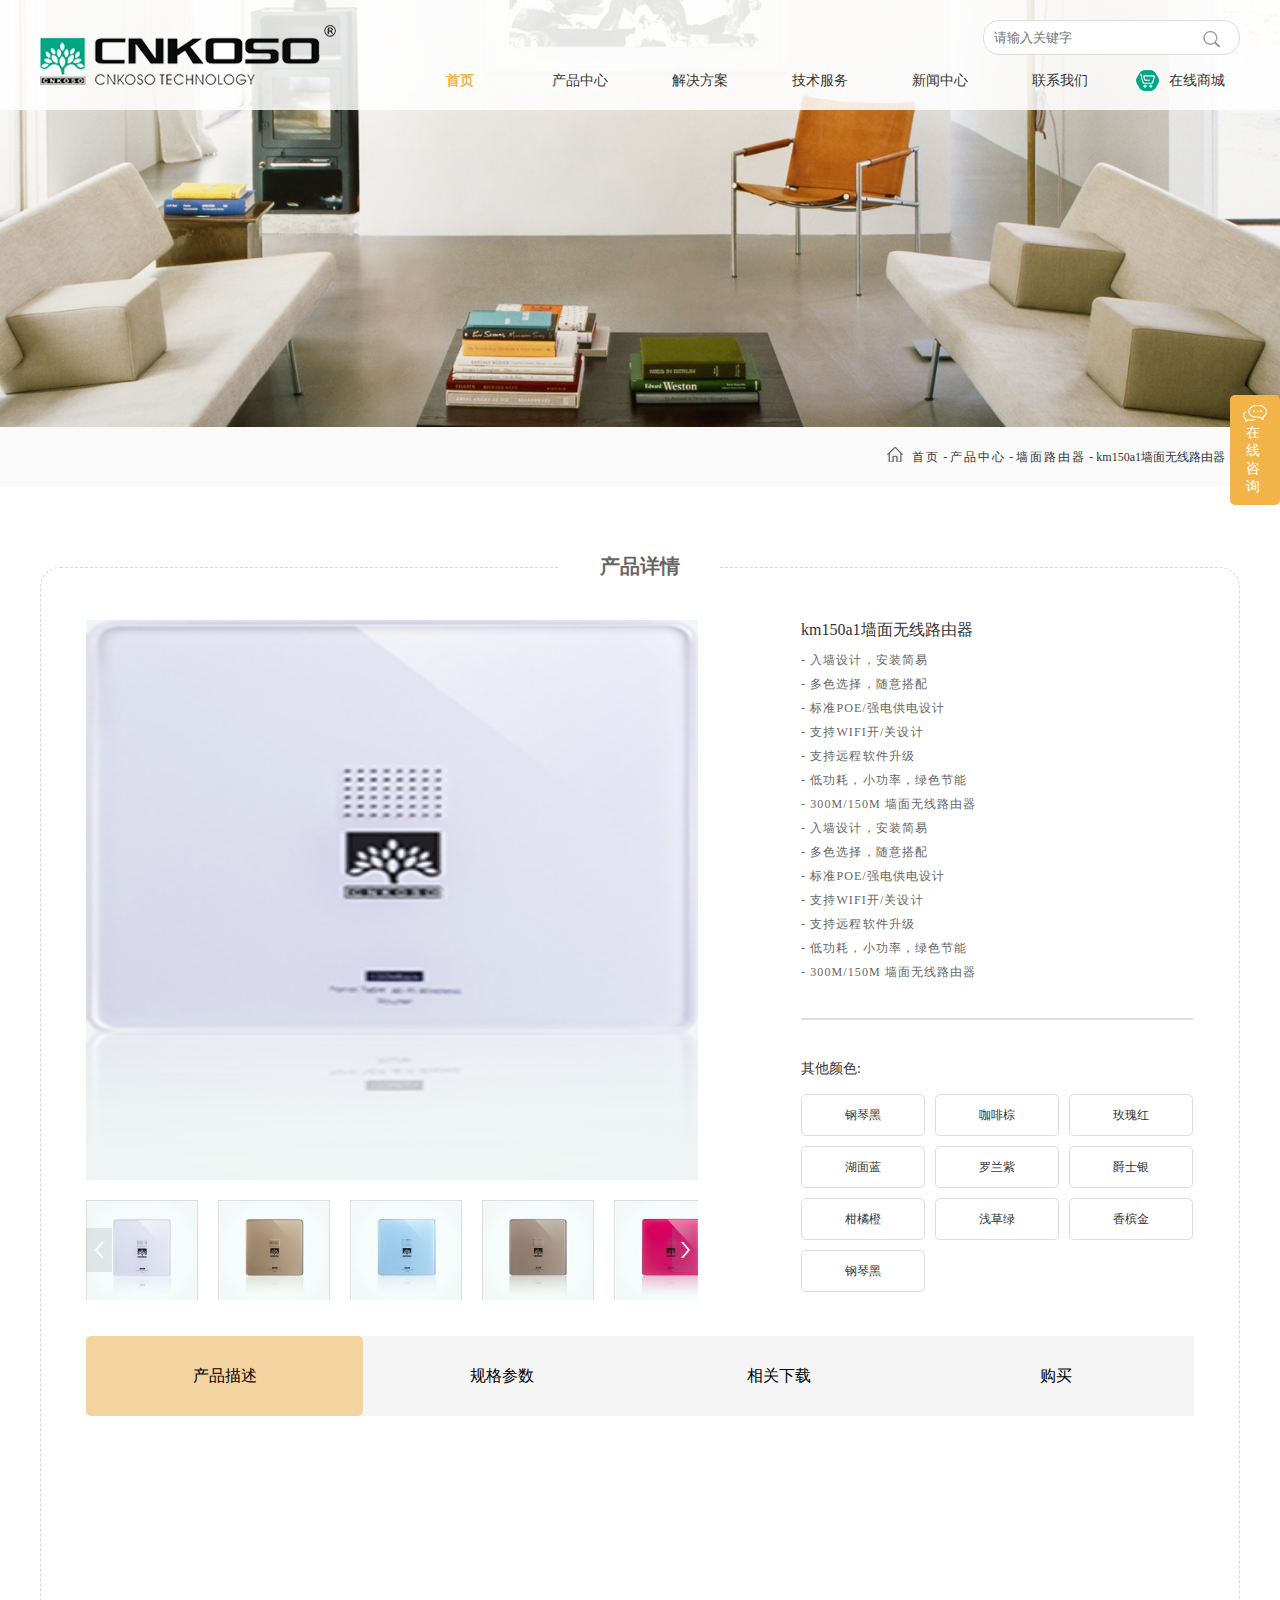
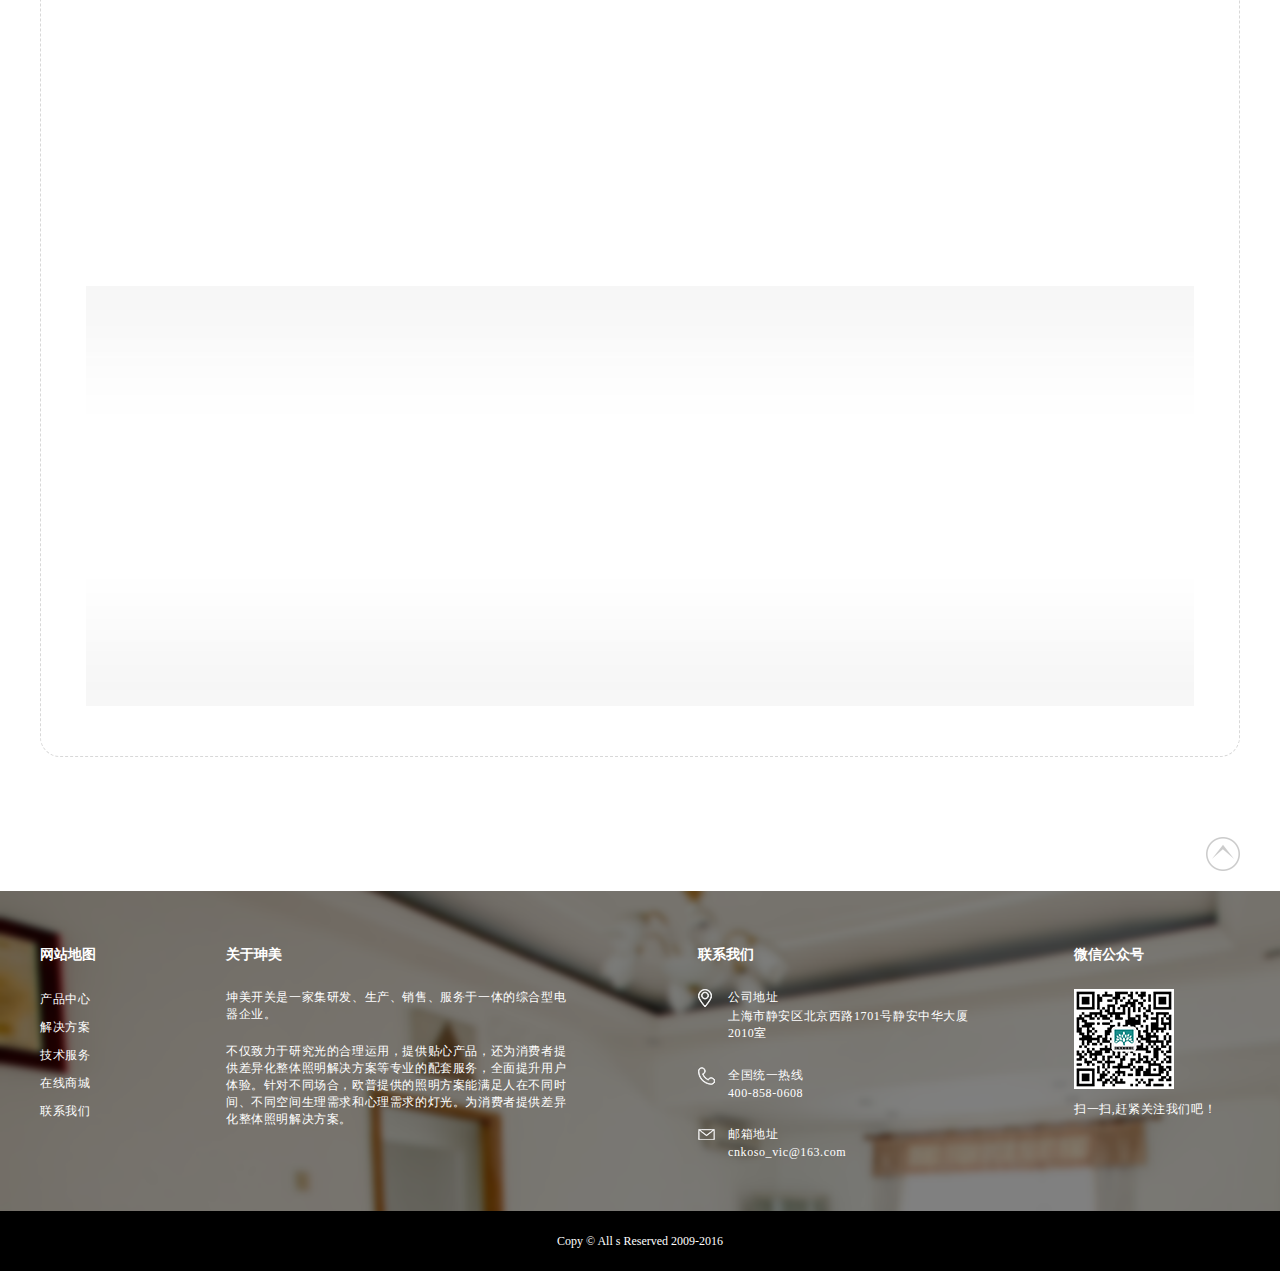
<file: html/productdetail.html>
<!DOCTYPE html PUBLIC "-//W3C//DTD XHTML 1.0 Transitional//EN" "http://www.w3.org/TR/xhtml1/DTD/xhtml1-transitional.dtd">
<html xmlns="http://www.w3.org/1999/xhtml">

	<head>
		<meta http-equiv="Content-Type" content="text/html; charset=utf-8" />
		<meta http-equiv="X-UA-Compatible" content="IE=edge">
		<meta name="keywords" content="" />
		<meta name="description" content="">
		<title>产品中心详情</title>
		<link rel="stylesheet" href="../css/common.css" />
		<link rel="stylesheet" type="text/css" href="../css/productdetail.css" />
		<script type="text/javascript" src="../js/jquery-1.11.1.min.js"></script>
		<script type="text/javascript" src="../js/common.js"></script>
        <!-- <script type="text/javascript" src="../js/jquery.slides.min.js"></script> -->
         <script type="text/javascript" src='../js/jquery.validate.js'></script>
        <script type="text/javascript" src="http://v3.jiathis.com/code/jia.js" charset="utf-8"></script>
		<script src="../js/jquery.SuperSlide2.js"></script>

	</head>
<body>
		<!--Begin公共头部-->
	<div class="head">
		<div class="top">
			<div class="container clearfix">
				<div class="logo">
					<a href="index.html"><img src="../images/logo.png" /></a>
				</div>
				<div class="topNav">
						<ul class="topMenu clearfix" id="jMenu">
							<li>
								<a href="index.html" class="on fNiv">首页</a>
							</li>
							<li>
								<a href="productcenter.html" class="fNiv">产品中心</a>
								<ul class="drowp">
									<li><a href="">电力猫</a></li>
									<li><a href="">交换机</a></li>
									<li><a href="">路由器</a></li>
									<li><a href="">配线架</a></li>
									<li><a href="">墙面路由器</a></li>
								</ul>
							</li>
							<li>
								<a href="solution.html" class="fNiv">解决方案</a>
							</li>
							<li>
								<a href="technicalservice.html" class="fNiv">技术服务</a>
							</li>
							<li>
								<a href="newslist.html" class="fNiv">新闻中心</a>
							</li>
							<li>
								<a href="#" class="fNiv">联系我们</a>
							</li>
							<li>
								<a href="" class="fNiv"><span><img src="../images/onlineShop.png"></span>在线商城</a>
							</li>
						</ul>
					</div>
				<div class="topSearch">
						<input type="text" name="" id="" value="" placeholder="请输入关键字">
						<a></a>
					</div>
			</div>
		</div>
	</div>
<!--主题内容区 -->
	<div class="main">
	<!-- banner -->
		<div class="topBanner">
			<div class="topBannerContent"><img src="../images/bannerImg.png" /></div>
		</div>
				<!--Beggin 位置区-->
		<div class="positionWidth">
			<div class="position">
				<a class="index" href="index.html">首页</a>
				<span class="arrowSpe">-</span>
				<a class="productcenter" href="productcenter.html">产品中心</a>
				<span class="arrowSpe">-</span>
				<a class="productcenter" href="productcenter.html">墙面路由器</a>
				<span class="arrowSpe">-</span>
				<span class="arrowSpe">km150a1墙面无线路由器</span>
			</div>
		</div>
		<div class="container">

		<!-- 产品 -->

		<div class="detailContainer">
			<!-- 富文本标题 -->
			<div class="solution_title">
            	<h2>产品详情</h2>
            </div>

			<!-- 产品详情 -->
			<div class="product_top">
				<div class="productWrap container clearfix">

						<div class="productLeft">
							<div class="productDetailPic clearfix">
		                        <div class="productPicL">
		                            <img src="../images/productImg01.png">
		                        </div>
		                        <div class="productPicS">
		                            <div class="directionBtn prev ">
		                            	<div style="width: 9px;height: 16px;margin: 14px auto;background: url(../images/productImg06.png) no-repeat center;">
		                            	</div>
		                            </div>
		                            <div class="directionBtn next">
		                            	<div style="width: 9px;height: 16px;margin: 14px auto;background: url(../images/productImg05.png) no-repeat center;">
		                            	</div>
		                            </div>
		                            <div class="slide">
		                                <div class="tempWrap" style="overflow:hidden; position:relative; width:543px">
			                                <ul style="width: 1629px; position: relative; overflow: hidden; padding: 0px; margin: 0px; left: -543px;">
			                                    <li>
			                                        <img src="../images/product01.png" class="imgOn">
			                                    </li>
			                                    <li>
			                                        <img src="../images/product02.png" class="imgOn">
			                                    </li>
			                                	<li>
			                                        <img src="../images/product03.png" class="imgOn">
			                                    </li>
			                                    <li class="active">
			                                        <img src="../images/product04.png" class="imgOn">
			                                    </li>
			                                    <li class="">
			                                        <img src="../images/product05.png" class="imgOn">
			                                    </li>
			                                </ul>
		                                </div>
		                            </div>
		                        </div>
		                    </div>
						</div>
						<div class="productRight h2Wrap clearfix">
							<h2>km150a1墙面无线路由器</h2>
							<p>- 入墙设计，安装简易</p>
							<p>- 多色选择，随意搭配</p>
							<p>- 标准POE/强电供电设计</p>
							<p>- 支持WIFI开/关设计</p>
							<p>- 支持远程软件升级</p>
							<p>- 低功耗，小功率，绿色节能</p>
							<p>- 300M/150M 墙面无线路由器</p>
							<p>- 入墙设计，安装简易</p>
							<p>- 多色选择，随意搭配</p>
							<p>- 标准POE/强电供电设计</p>
							<p>- 支持WIFI开/关设计</p>
							<p>- 支持远程软件升级</p>
							<p>- 低功耗，小功率，绿色节能</p>
							<p>- 300M/150M 墙面无线路由器</p>
							<hr style="border:1px solid #ddd;margin: 40px 0px;width: 390px;">
							<div class="other_colour">
								<h2>其他颜色:</h2>
								<div class="colour_tab">
									<ul>
										<li><span>钢琴黑</span>
										<!-- 左边上面大图 -->
										<img src="../images/product01.png">
										<!-- 左边下面五张 -->
										<img src="../images/product01.png">
										<img src="../images/product02.png">
										<img src="../images/product03.png">
										<img src="../images/product04.png">
										<img src="../images/product05.png">
										</li>
										<li><span>咖啡棕</span>
										<!-- 左边上面大图 -->
										<img src="../images/product02.png">
										<!-- 左边下面五张 -->
										<img src="../images/product01.png">
										<img src="../images/product02.png">
										<img src="../images/product03.png">
										<img src="../images/product04.png">
										<img src="../images/product05.png">
										</li>
										<li><span>玫瑰红</span>
										<!-- 左边上面大图 -->
										<img src="../images/product03.png">
										<!-- 左边下面五张 -->
										<img src="../images/product01.png">
										<img src="../images/product02.png">
										<img src="../images/product03.png">
										<img src="../images/product04.png">
										<img src="../images/product05.png">
										</li>
										<li><span>湖面蓝</span>
										<!-- 左边上面大图 -->
										<img src="../images/product04.png">
										<!-- 左边下面五张 -->
										<img src="../images/product01.png">
										<img src="../images/product02.png">
										<img src="../images/product03.png">
										<img src="../images/product04.png">
										<img src="../images/product05.png">
										</li>
										<li><span>罗兰紫</span>
										<!-- 左边上面大图 -->
										<img src="../images/product05.png">
										<!-- 左边下面五张 -->
										<img src="../images/product01.png">
										<img src="../images/product02.png">
										<img src="../images/product03.png">
										<img src="../images/product04.png">
										<img src="../images/product05.png">
										</li>
										<li><span>爵士银</span>
										<!-- 左边上面大图 -->
										<img src="../images/product06.png">
										<!-- 左边下面五张 -->
										<img src="../images/product01.png">
										<img src="../images/product02.png">
										<img src="../images/product03.png">
										<img src="../images/product04.png">
										<img src="../images/product05.png">
										</li>
										<li><span>柑橘橙</span>
										<!-- 左边上面大图 -->
										<img src="../images/product07.png">
										<!-- 左边下面五张 -->
										<img src="../images/product01.png">
										<img src="../images/product02.png">
										<img src="../images/product03.png">
										<img src="../images/product04.png">
										<img src="../images/product05.png">
										</li>
										<li><span>浅草绿</span>
										<!-- 左边上面大图 -->
										<img src="../images/product08.png">
										<!-- 左边下面五张 -->
										<img src="../images/product01.png">
										<img src="../images/product02.png">
										<img src="../images/product03.png">
										<img src="../images/product04.png">
										<img src="../images/product05.png">
										</li>
										<li><span>香槟金</span>
										<!-- 左边上面大图 -->
										<img src="../images/product09.png">
										<!-- 左边下面五张 -->
										<img src="../images/product01.png">
										<img src="../images/product02.png">
										<img src="../images/product03.png">
										<img src="../images/product04.png">
										<img src="../images/product05.png">
										</li>
										<li><span>钢琴黑</span>
										<!-- 左边上面大图 -->
										<img src="../images/product01.png">
										<!-- 左边下面五张 -->
										<img src="../images/code.png">
										<img src="../images/code.png">
										<img src="../images/code.png">
										<img src="../images/product04.png">
										<img src="../images/product05.png">
										</li>
									</ul>
								</div>
							</div>
						</div>
					</div>
			</div>
		<!-- tab切换 -->

		<div class="content_tab">
			<div class="tab">
				<div class="tablist">
					<ul>
						<li><a href="javascript:void(0)" class="actived">产品描述</a></li>
						<li><a href="javascript:void(0)">规格参数</a></li>
						<li><a href="javascript:void(0)">相关下载</a></li>
						<li><a href="javascript:void(0)">购买</a></li>
					</ul>
				</div>
			</div>
		</div>
		<!-- 产品分类 -->
		<div class="product_category">
			<div class="category_detail">
				<div class="richtext_left">
				<!-- 富文本 -->
					<div class="text">
						<!-- <p style="color: #00a686;font-size: 18px;text-align: left;">适用于各种建筑</p>
						<p style="color:#333;font-size: 14px;text-align: left;line-height: 30px;">专为别墅、公寓、写字楼、学校、餐厅、高档酒店等房间密集环境的无线网络而设计，让每一个角落都有流畅的网络体验</p> -->
					</div>
					<div class="image">
						<!-- <p style="text-align: right;"><img src="../images/productImg11.png"></p> -->
					</div>
				</div>
				<!-- 富文本 -->
				<div class="richtext_right">
					<div class="image">
						<!-- <p style="text-align: left;"><img src="../images/productImg10.png"></p> -->
					</div>
					<div class="text">
						<!-- <p style="color: #00a686;font-size: 18px;text-align: right;">信号覆盖，超乎想象</p>
						<p style="color:#333;font-size: 14px;text-align: right;line-height: 30px;">可实现多点分散覆盖，为多用户同时上网，提供优质、高速率的无线网络接入服务。</p> -->
					</div>
				</div>
			</div>
			<div class="category_detail h">
				<div class="richtext_left">
				<!-- 富文本 -->
					<div class="text">
						<!-- <p style="color: #00a686;font-size: 18px;text-align: left;">适用于各种建筑</p>
						<p style="color:#333;font-size: 14px;text-align: left;line-height: 30px;">专为别墅、公寓、写字楼、学校、餐厅、高档酒店等房间密集环境的无线网络而设计，让每一个角落都有流畅的网络体验</p> -->
					</div>
					<div class="image">
						<!-- <p style="text-align: right;"><img src="../images/productImg11.png"></p> -->
					</div>
				</div>
				<!-- 富文本 -->
				<div class="richtext_right">
					<div class="image">
						<!-- <p style="text-align: left;"><img src="../images/productImg10.png"></p> -->
					</div>
					<div class="text">
						<!-- <p style="color: #00a686;font-size: 18px;text-align: right;">信号覆盖，超乎想象</p>
						<p style="color:#333;font-size: 14px;text-align: right;line-height: 30px;">可实现多点分散覆盖，为多用户同时上网，提供优质、高速率的无线网络接入服务。</p> -->
					</div>
				</div>
			</div>
			<div class="category_detail h">
				<div class="richtext_left">
				<!-- 富文本 -->
					<div class="text">
						<!-- <p style="color: #00a686;font-size: 18px;text-align: left;">适用于各种建筑</p>
						<p style="color:#333;font-size: 14px;text-align: left;line-height: 30px;">专为别墅、公寓、写字楼、学校、餐厅、高档酒店等房间密集环境的无线网络而设计，让每一个角落都有流畅的网络体验</p> -->
					</div>
					<div class="image">
						<!-- <p style="text-align: right;"><img src="../images/productImg11.png"></p> -->
					</div>
				</div>
				<!-- 富文本 -->
				<div class="richtext_right">
					<div class="image">
						<!-- <p style="text-align: left;"><img src="../images/productImg10.png"></p> -->
					</div>
					<div class="text">
						<!-- <p style="color: #00a686;font-size: 18px;text-align: right;">信号覆盖，超乎想象</p>
						<p style="color:#333;font-size: 14px;text-align: right;line-height: 30px;">可实现多点分散覆盖，为多用户同时上网，提供优质、高速率的无线网络接入服务。</p> -->
					</div>
				</div>
			</div>
			<div class="category_detail h">
				<div class="richtext_left"><!-- 白底 -->
				<!-- 富文本 -->
					<div class="text">
						<!-- <p style="color: #00a686;font-size: 18px;text-align: left;">适用于各种建筑</p>
						<p style="color:#333;font-size: 14px;text-align: left;line-height: 30px;">专为别墅、公寓、写字楼、学校、餐厅、高档酒店等房间密集环境的无线网络而设计，让每一个角落都有流畅的网络体验</p> -->
					</div>
					<div class="image">
						<!-- <p style="text-align: right;"><img src="../images/productImg11.png"></p> -->
					</div>
				</div>
				<!-- 富文本 -->
				<div class="richtext_right"><!-- 灰色底 -->
					<div class="image">
						<!-- <p style="text-align: left;"><img src="../images/productImg10.png"></p> -->
					</div>
					<div class="text">
						<!-- <p style="color: #00a686;font-size: 18px;text-align: right;">信号覆盖，超乎想象</p>
						<p style="color:#333;font-size: 14px;text-align: right;line-height: 30px;">可实现多点分散覆盖，为多用户同时上网，提供优质、高速率的无线网络接入服务。</p> -->
					</div>
				</div>
			</div>
		</div>

		</div>

		 <!-- 置顶 -->
		<div class="floatBox">
			<a href="javascript:scrollTo(0,0);" class="returnTop"></a>
		</div>
		</div>

				<!-- 咨询 -->
		<div class="consultation_tab">
			<div class="consultation_img"><img src="../images/ConsultationIcon.png"></div>
			<p>在线咨询</p>
		</div>
		<!-- 咨询展开 -->
		<div class="consultation_detail h">
			<div class="consultation_title">
				<span class="left_content">在线咨询</span>
				<span class="close"><img src="../images/onlineIcon01.png"></span>
			</div>
			<div class="tel">
				<p><span class="tel_img"><img src="../images/onlineIcon02.png"></span><span class="tel_num">咨询电话</span></p>
				<p>400-858-0608</p>
			</div>
			<div class="qq">
				<p><span class="qq_img"><img src="../images/onlineIcon03.png"></span><span class="qq_num">QQ咨询</span></p>
				<p>18596311</p>
			</div>
			<div class="live_qq">
				<a target="_blank" href="tencent://message/?uin=18596311">
					<p><span class="live_qq_img"></span><span class="live_qq_content">在线咨询</span></p>
				</a>
			</div>
		</div>
	</div>

	<!-- 公共底部 -->
	<div class="foot">
		<div class="bottom">
			<div class="container clearfix">
				<div class="footMap clearfix fl">
					<h2>网站地图</h2>
	                    <div>
	                    	<ul>
	                    		<li><a href="productcenter.html">产品中心</a></li>
	                    		<li><a href="solution.html">解决方案</a></li>
	                    		<li><a href="technicalservice.html">技术服务</a></li>
	                    		<li><a href="#">在线商城</a></li>
	                    		<li><a href="#">联系我们</a></li>
	                    	</ul>
	                    </div>
	            </div>
	            <div class="footAbout fl">
                    <h2>关于珅美</h2>
                    <p>坤美开关是一家集研发、生产、销售、服务于一体的综合型电器企业。</p>
                    <p>不仅致力于研究光的合理运用，提供贴心产品，还为消费者提供差异化整体照明解决方案等专业的配套服务，全面提升用户体验。针对不同场合，欧普提供的照明方案能满足人在不同时间、不同空间生理需求和心理需求的灯光。为消费者提供差异化整体照明解决方案。</p>
	            </div>
	            <div class="footContact fl">
					<h2>联系我们</h2>
	                    <div>
	                    	<ul>
	                    		<li><span><img src="../images/footIcon01.png"></span>
									<p>公司地址</p>
									<p>上海市静安区北京西路1701号静安中华大厦2010室</p>
								</li>
	                    		<li><span><img src="../images/footIcon02.png"></span>
	                    			<p>全国统一热线</p>
									<p>400-858-0608</p></li>
	                    		<li><span><img src="../images/footIcon03.png"></span>
	                    			<p>邮箱地址</p>
									<p>cnkoso_vic@163.com</p></li>
	                    	</ul>
	                    </div>
	            </div>
	            <div class="footWeixin fl">
                	<h2>微信公众号</h2>
                	<div>
                		<img src="../images/code.png">
                	</div>
                	<p>扫一扫,赶紧关注我们吧！</p>
		        </div>
			</div>
		</div>
		<div class="bottomBar">
		    <div class="container">Copy © All s Reserved 2009-2016</div>
	    </div>
	</div>

	<script type="text/javascript">
	
	$(document).ready(function(){

	    // tab切换显示内容
		$(".tablist li").on("click",function () {
			var index = $(this).index();
			$(this).children().addClass("actived").parent().siblings().find("a").removeClass("actived");
			$(".product_category .category_detail").eq(index).show().siblings().hide();
		});


		//展示
           		$(".productPicS").slide({
	                titCell: "",
	                mainCell: ".slide ul",
	                autoPage: true,
	                effect: "leftLoop",
	                autoPlay: false,
	                // vis: 3,
	                scroll: 1
	            });
	            //小图点击变大图
	            $(".slide ul li").on("click",function () {
	                var li = $(this);
	                li.addClass("active").siblings().removeClass("active");
	                $(".productPicL img").attr("src", $(this).children("img").attr("src"));
	            });


	            // 其他颜色
	            $(".colour_tab ul li").on("click",function () {
	                $(".productPicL img").attr("src", $(this).children("img").eq(0).attr("src"));
	                var thisLength = $(this).find("img").length;
	                var imgLength = $(".slide ul li").find("img").length;
	                var arrayImg = [];
	                for (var j = 0; j < 3; j++) {
		                for (var i = 1; i < thisLength; i++) {
		                	arrayImg.push($(this).children("img").eq(i).attr("src"));
		                }
		            }

	                for (var i = 0; i < imgLength; i++) {
	                	$(".slide ul li").find("img").eq(i).attr("src",arrayImg[i]);
	                }

	            });
	});
	</script>
</body>
</html>
</file>
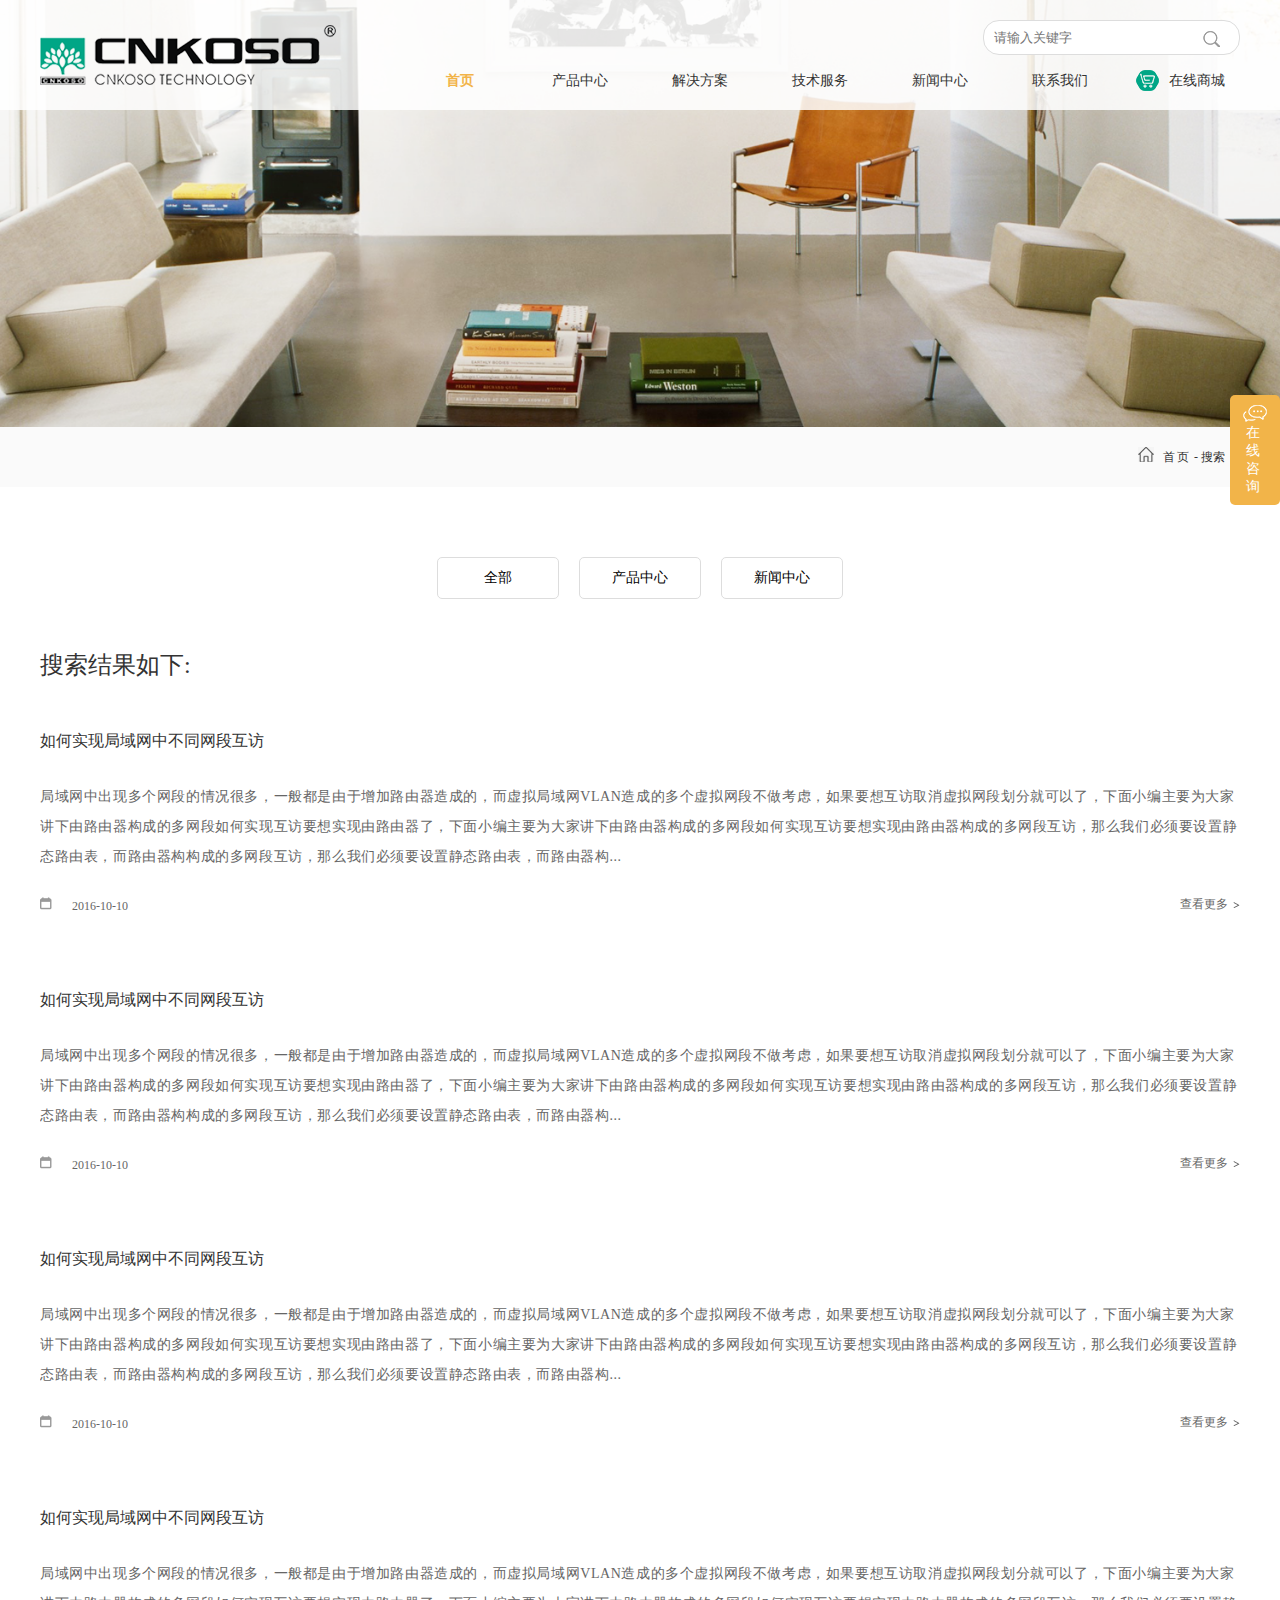
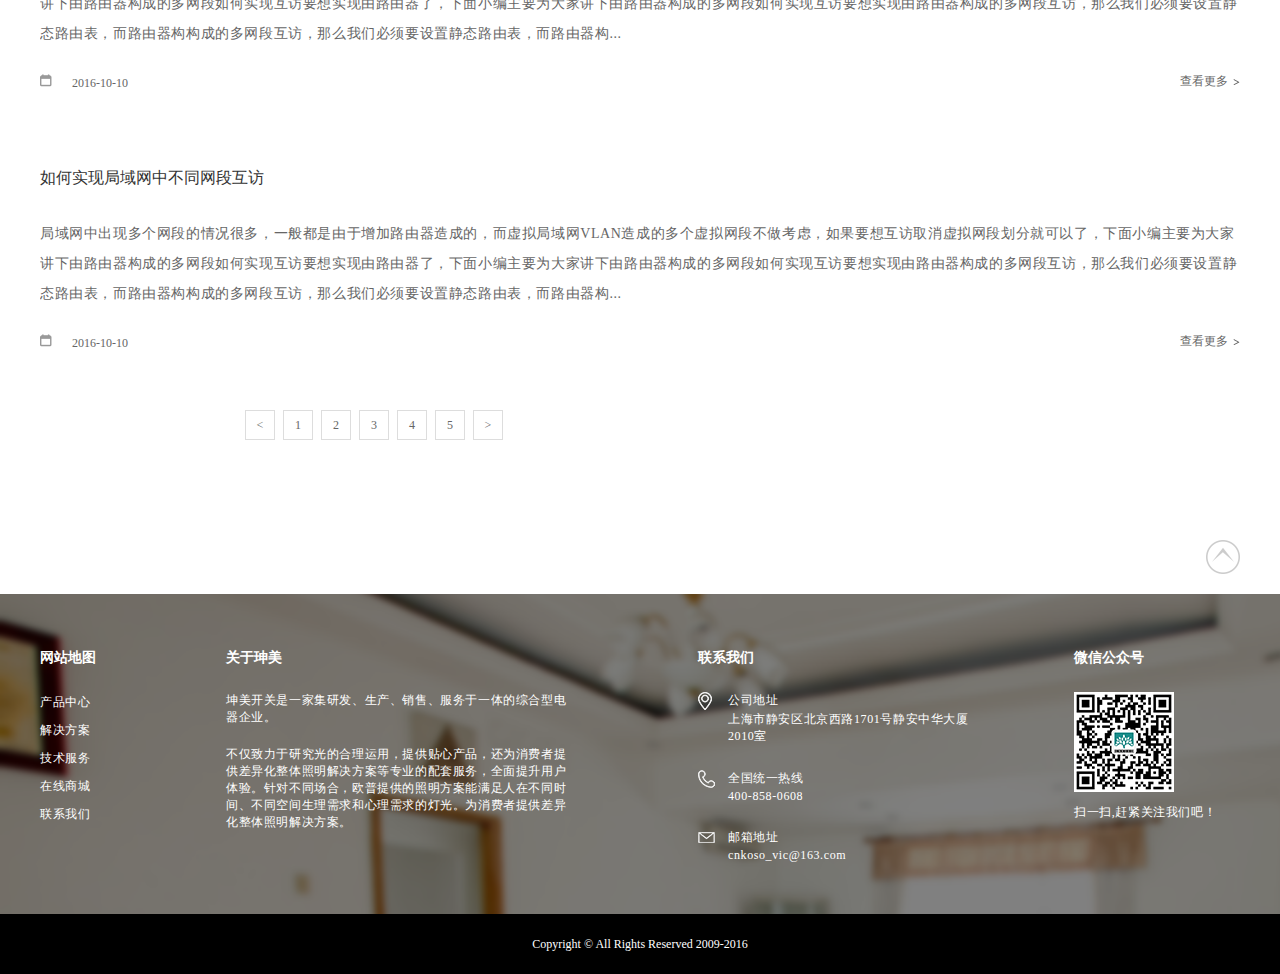
<file: html/searchresult.html>
<!DOCTYPE html PUBLIC "-//W3C//DTD XHTML 1.0 Transitional//EN" "http://www.w3.org/TR/xhtml1/DTD/xhtml1-transitional.dtd">
<html xmlns="http://www.w3.org/1999/xhtml">

	<head>
		<meta http-equiv="Content-Type" content="text/html; charset=utf-8" />
		<meta http-equiv="X-UA-Compatible" content="IE=edge">
		<meta name="keywords" content="" />
		<meta name="description" content="">
		<title>搜索结果</title>
		<link rel="stylesheet" href="../css/common.css" />
		<link rel="stylesheet" type="text/css" href="../css/searchresult.css" />
		<script type="text/javascript" src="../js/jquery-1.11.1.min.js"></script>
		<script type="text/javascript" src="../js/common.js"></script>
	</head>
<body>
		<!--Begin公共头部-->
	<div class="head">
		<div class="top">
			<div class="container clearfix">
				<div class="logo">
					<a href="index.html"><img src="../images/logo.png" /></a>
				</div>
				<div class="topNav">
						<ul class="topMenu clearfix" id="jMenu">
							<li>
								<a href="index.html" class="on fNiv">首页</a>
							</li>
							<li>
								<a href="productcenter.html" class="fNiv">产品中心</a>
								<ul class="drowp">
									<li><a href="">电力猫</a></li>
									<li><a href="">交换机</a></li>
									<li><a href="">路由器</a></li>
									<li><a href="">配线架</a></li>
									<li><a href="">墙面路由器</a></li>
								</ul>
							</li>
							<li>
								<a href="solution.html" class="fNiv">解决方案</a>
							</li>
							<li>
								<a href="technicalservice.html" class="fNiv">技术服务</a>
							</li>
							<li>
								<a href="newslist.html" class="fNiv">新闻中心</a>
							</li>
							<li>
								<a href="#" class="fNiv">联系我们</a>
							</li>
							<li>
								<a href="" class="fNiv"><span><img src="../images/onlineShop.png"></span>在线商城</a>
							</li>
						</ul>
					</div>
				<div class="topSearch">
						<input type="text" name="" id="" value="" placeholder="请输入关键字">
						<a></a>
					</div>
			</div>
		</div>
	</div>
<!--主题内容区 -->
	<div class="main">
	<!-- banner -->
		<div class="topBanner">
			<div class="topBannerContent"><img src="../images/bannerImg.png" /></div>
		</div>
				<!--Beggin 位置区-->
		<div class="positionWidth">
			<div class="position">
				<a class="index" href="index.html">首页</a>
				<span class="arrowSpe">-</span>
				<span class="arrowSpe">搜索</span>
			</div>
		</div>
		<div class="container">

			<!--  content-->
			<div class="content">
				<!-- tab -->
				<div class="tab">
					<div class="tablist">
						<ul>
							<li><a href="javascript:void(0)">全部</a></li>
							<li><a href="javascript:void(0)">产品中心</a></li>
							<li><a href="javascript:void(0)">新闻中心</a></li>
						</ul>
					</div>
				</div>
				<!-- 搜索结果 -->
				<div class="result">
					<div class="result_list">

						<!-- tab切换显示内容 -->

						<div class="result_detail">
							<h2>搜索结果如下:</h2>
							<!-- 没数据 -->
							<div class="result_no h">
								<div class="result_img"><img src="../images/searchNo.png"></div>
								<p>对不起，没有搜索到相应的信息，请重新输入关键词</p>
							</div>
							<!-- 有数据 -->
							<div class="result_content">
								<ul>
									<li>
									<h2>如何实现局域网中不同网段互访</h2>
									<p><a href="">局域网中出现多个网段的情况很多，一般都是由于增加路由器造成的，而虚拟局域网VLAN造成的多个虚拟网段不做考虑，如果要想互访取消虚拟网段划分就可以了，下面小编主要为大家讲下由路由器构成的多网段如何实现互访要想实现由路由器了，下面小编主要为大家讲下由路由器构成的多网段如何实现互访要想实现由路由器构成的多网段互访，那么我们必须要设置静态路由表，而路由器构构成的多网段互访，那么我们必须要设置静态路由表，而路由器构...</a></p>
									<div class="detail_href">
										<a href="javascript:void(0)">
										<span class="time"><i><img src="../images/time.png"></i>2016-10-10</span>
										<span class="see">查看更多<i><img src="../images/searchImg02.png"></i></span>
										</a>
									</div>
									</li>
									<li>
									<h2>如何实现局域网中不同网段互访</h2>
									<p><a href="">局域网中出现多个网段的情况很多，一般都是由于增加路由器造成的，而虚拟局域网VLAN造成的多个虚拟网段不做考虑，如果要想互访取消虚拟网段划分就可以了，下面小编主要为大家讲下由路由器构成的多网段如何实现互访要想实现由路由器了，下面小编主要为大家讲下由路由器构成的多网段如何实现互访要想实现由路由器构成的多网段互访，那么我们必须要设置静态路由表，而路由器构构成的多网段互访，那么我们必须要设置静态路由表，而路由器构...</a></p>
									<div class="detail_href">
										<a href="javascript:void(0)">
										<span class="time"><i><img src="../images/time.png"></i>2016-10-10</span>
										<span class="see">查看更多<i><img src="../images/searchImg02.png"></i></span>
										</a>
									</div>
									</li>
									<li>
									<h2>如何实现局域网中不同网段互访</h2>
									<p><a href="">局域网中出现多个网段的情况很多，一般都是由于增加路由器造成的，而虚拟局域网VLAN造成的多个虚拟网段不做考虑，如果要想互访取消虚拟网段划分就可以了，下面小编主要为大家讲下由路由器构成的多网段如何实现互访要想实现由路由器了，下面小编主要为大家讲下由路由器构成的多网段如何实现互访要想实现由路由器构成的多网段互访，那么我们必须要设置静态路由表，而路由器构构成的多网段互访，那么我们必须要设置静态路由表，而路由器构...</a></p>
									<div class="detail_href">
										<a href="javascript:void(0)">
										<span class="time"><i><img src="../images/time.png"></i>2016-10-10</span>
										<span class="see">查看更多<i><img src="../images/searchImg02.png"></i></span>
										</a>
									</div>
									</li>
									<li>
									<h2>如何实现局域网中不同网段互访</h2>
									<p><a href="">局域网中出现多个网段的情况很多，一般都是由于增加路由器造成的，而虚拟局域网VLAN造成的多个虚拟网段不做考虑，如果要想互访取消虚拟网段划分就可以了，下面小编主要为大家讲下由路由器构成的多网段如何实现互访要想实现由路由器了，下面小编主要为大家讲下由路由器构成的多网段如何实现互访要想实现由路由器构成的多网段互访，那么我们必须要设置静态路由表，而路由器构构成的多网段互访，那么我们必须要设置静态路由表，而路由器构...</a></p>
									<div class="detail_href">
										<a href="javascript:void(0)">
										<span class="time"><i><img src="../images/time.png"></i>2016-10-10</span>
										<span class="see">查看更多<i><img src="../images/searchImg02.png"></i></span>
										</a>
									</div>
									</li>
									<li>
									<h2>如何实现局域网中不同网段互访</h2>
									<p><a href="">局域网中出现多个网段的情况很多，一般都是由于增加路由器造成的，而虚拟局域网VLAN造成的多个虚拟网段不做考虑，如果要想互访取消虚拟网段划分就可以了，下面小编主要为大家讲下由路由器构成的多网段如何实现互访要想实现由路由器了，下面小编主要为大家讲下由路由器构成的多网段如何实现互访要想实现由路由器构成的多网段互访，那么我们必须要设置静态路由表，而路由器构构成的多网段互访，那么我们必须要设置静态路由表，而路由器构...</a></p>
									<div class="detail_href">
										<a href="javascript:void(0)">
										<span class="time"><i><img src="../images/time.png"></i>2016-10-10</span>
										<span class="see">查看更多<i><img src="../images/searchImg02.png"></i></span>
										</a>
									</div>
									</li>
								</ul>

								<!-- pagelist -->
							<div id="pager">
								<a href="">&lt;</a>
								<a href="">1</a>
								<a href="">2</a>
								<a href="">3</a>
								<a href="">4</a>
								<a href="">5</a>
								<a href="">&gt;</a>
							</div>
							</div>
						</div>

						<!-- tab切换显示内容 -->
						<div class="result_detail h">
							<h2>搜索结果如下:</h2>
							<!-- 没数据 -->
							<div class="result_no">
								<div class="result_img"><img src="../images/searchNo.png"></div>
								<p>对不起，没有搜索到相应的信息，请重新输入关键词</p>
							</div>
							<!-- 有数据 -->
							<div class="result_content">
								<ul>
									<li>
									<h2>如何实现局域网中不同网段互访</h2>
									<p><a href="">局域网中出现多个网段的情况很多，一般都是由于增加路由器造成的，而虚拟局域网VLAN造成的多个虚拟网段不做考虑，如果要想互访取消虚拟网段划分就可以了，下面小编主要为大家讲下由路由器构成的多网段如何实现互访要想实现由路由器了，下面小编主要为大家讲下由路由器构成的多网段如何实现互访要想实现由路由器构成的多网段互访，那么我们必须要设置静态路由表，而路由器构构成的多网段互访，那么我们必须要设置静态路由表，而路由器构...</a></p>
									<div class="detail_href">
										<a href="javascript:void(0)">
										<span class="time"><i><img src="../images/time.png"></i>2016-10-10</span>
										<span class="see">查看更多<i><img src="../images/searchImg02.png"></i></span>
										</a>
									</div>
									</li>
									<li>
									<h2>如何实现局域网中不同网段互访</h2>
									<p><a href="">局域网中出现多个网段的情况很多，一般都是由于增加路由器造成的，而虚拟局域网VLAN造成的多个虚拟网段不做考虑，如果要想互访取消虚拟网段划分就可以了，下面小编主要为大家讲下由路由器构成的多网段如何实现互访要想实现由路由器了，下面小编主要为大家讲下由路由器构成的多网段如何实现互访要想实现由路由器构成的多网段互访，那么我们必须要设置静态路由表，而路由器构构成的多网段互访，那么我们必须要设置静态路由表，而路由器构...</a></p>
									<div class="detail_href">
										<a href="javascript:void(0)">
										<span class="time"><i><img src="../images/time.png"></i>2016-10-10</span>
										<span class="see">查看更多<i><img src="../images/searchImg02.png"></i></span>
										</a>
									</div>
									</li>
									<li>
									<h2>如何实现局域网中不同网段互访</h2>
									<p><a href="">局域网中出现多个网段的情况很多，一般都是由于增加路由器造成的，而虚拟局域网VLAN造成的多个虚拟网段不做考虑，如果要想互访取消虚拟网段划分就可以了，下面小编主要为大家讲下由路由器构成的多网段如何实现互访要想实现由路由器了，下面小编主要为大家讲下由路由器构成的多网段如何实现互访要想实现由路由器构成的多网段互访，那么我们必须要设置静态路由表，而路由器构构成的多网段互访，那么我们必须要设置静态路由表，而路由器构...</a></p>
									<div class="detail_href">
										<a href="javascript:void(0)">
										<span class="time"><i><img src="../images/time.png"></i>2016-10-10</span>
										<span class="see">查看更多<i><img src="../images/searchImg02.png"></i></span>
										</a>
									</div>
									</li>
									<li>
									<h2>如何实现局域网中不同网段互访</h2>
									<p><a href="">局域网中出现多个网段的情况很多，一般都是由于增加路由器造成的，而虚拟局域网VLAN造成的多个虚拟网段不做考虑，如果要想互访取消虚拟网段划分就可以了，下面小编主要为大家讲下由路由器构成的多网段如何实现互访要想实现由路由器了，下面小编主要为大家讲下由路由器构成的多网段如何实现互访要想实现由路由器构成的多网段互访，那么我们必须要设置静态路由表，而路由器构构成的多网段互访，那么我们必须要设置静态路由表，而路由器构...</a></p>
									<div class="detail_href">
										<a href="javascript:void(0)">
										<span class="time"><i><img src="../images/time.png"></i>2016-10-10</span>
										<span class="see">查看更多<i><img src="../images/searchImg02.png"></i></span>
										</a>
									</div>
									</li>
									<li>
									<h2>如何实现局域网中不同网段互访</h2>
									<p><a href="">局域网中出现多个网段的情况很多，一般都是由于增加路由器造成的，而虚拟局域网VLAN造成的多个虚拟网段不做考虑，如果要想互访取消虚拟网段划分就可以了，下面小编主要为大家讲下由路由器构成的多网段如何实现互访要想实现由路由器了，下面小编主要为大家讲下由路由器构成的多网段如何实现互访要想实现由路由器构成的多网段互访，那么我们必须要设置静态路由表，而路由器构构成的多网段互访，那么我们必须要设置静态路由表，而路由器构...</a></p>
									<div class="detail_href">
										<a href="javascript:void(0)">
										<span class="time"><i><img src="../images/time.png"></i>2016-10-10</span>
										<span class="see">查看更多<i><img src="../images/searchImg02.png"></i></span>
										</a>
									</div>
									</li>
								</ul>

								<!-- pagelist -->
							<div id="pager">
								<a href="">&lt;</a>
								<a href="">1</a>
								<a href="">2</a>
								<a href="">3</a>
								<a href="">4</a>
								<a href="">5</a>
								<a href="">&gt;</a>
							</div>
							</div>
						</div>

						<!-- tab切换显示内容 -->
						<div class="result_detail h">
							<h2>搜索结果如下:</h2>
							<!-- 没数据 -->
							<div class="result_no">
								<div class="result_img"><img src="../images/searchNo.png"></div>
								<p>对不起，没有搜索到相应的信息，请重新输入关键词</p>
							</div>
							<!-- 有数据 -->
							<div class="result_content">
								<ul>
									<li>
									<h2>如何实现局域网中不同网段互访</h2>
									<p><a href="">局域网中出现多个网段的情况很多，一般都是由于增加路由器造成的，而虚拟局域网VLAN造成的多个虚拟网段不做考虑，如果要想互访取消虚拟网段划分就可以了，下面小编主要为大家讲下由路由器构成的多网段如何实现互访要想实现由路由器了，下面小编主要为大家讲下由路由器构成的多网段如何实现互访要想实现由路由器构成的多网段互访，那么我们必须要设置静态路由表，而路由器构构成的多网段互访，那么我们必须要设置静态路由表，而路由器构...</a></p>
									<div class="detail_href">
										<a href="javascript:void(0)">
										<span class="time"><i><img src="../images/time.png"></i>2016-10-10</span>
										<span class="see">查看更多<i><img src="../images/searchImg02.png"></i></span>
										</a>
									</div>
									</li>
									<li>
									<h2>如何实现局域网中不同网段互访</h2>
									<p><a href="">局域网中出现多个网段的情况很多，一般都是由于增加路由器造成的，而虚拟局域网VLAN造成的多个虚拟网段不做考虑，如果要想互访取消虚拟网段划分就可以了，下面小编主要为大家讲下由路由器构成的多网段如何实现互访要想实现由路由器了，下面小编主要为大家讲下由路由器构成的多网段如何实现互访要想实现由路由器构成的多网段互访，那么我们必须要设置静态路由表，而路由器构构成的多网段互访，那么我们必须要设置静态路由表，而路由器构...</a></p>
									<div class="detail_href">
										<a href="javascript:void(0)">
										<span class="time"><i><img src="../images/time.png"></i>2016-10-10</span>
										<span class="see">查看更多<i><img src="../images/searchImg02.png"></i></span>
										</a>
									</div>
									</li>
									<li>
									<h2>如何实现局域网中不同网段互访</h2>
									<p><a href="">局域网中出现多个网段的情况很多，一般都是由于增加路由器造成的，而虚拟局域网VLAN造成的多个虚拟网段不做考虑，如果要想互访取消虚拟网段划分就可以了，下面小编主要为大家讲下由路由器构成的多网段如何实现互访要想实现由路由器了，下面小编主要为大家讲下由路由器构成的多网段如何实现互访要想实现由路由器构成的多网段互访，那么我们必须要设置静态路由表，而路由器构构成的多网段互访，那么我们必须要设置静态路由表，而路由器构...</a></p>
									<div class="detail_href">
										<a href="javascript:void(0)">
										<span class="time"><i><img src="../images/time.png"></i>2016-10-10</span>
										<span class="see">查看更多<i><img src="../images/searchImg02.png"></i></span>
										</a>
									</div>
									</li>
									<li>
									<h2>如何实现局域网中不同网段互访</h2>
									<p><a href="">局域网中出现多个网段的情况很多，一般都是由于增加路由器造成的，而虚拟局域网VLAN造成的多个虚拟网段不做考虑，如果要想互访取消虚拟网段划分就可以了，下面小编主要为大家讲下由路由器构成的多网段如何实现互访要想实现由路由器了，下面小编主要为大家讲下由路由器构成的多网段如何实现互访要想实现由路由器构成的多网段互访，那么我们必须要设置静态路由表，而路由器构构成的多网段互访，那么我们必须要设置静态路由表，而路由器构...</a></p>
									<div class="detail_href">
										<a href="javascript:void(0)">
										<span class="time"><i><img src="../images/time.png"></i>2016-10-10</span>
										<span class="see">查看更多<i><img src="../images/searchImg02.png"></i></span>
										</a>
									</div>
									</li>
									<li>
									<h2>如何实现局域网中不同网段互访</h2>
									<p><a href="">局域网中出现多个网段的情况很多，一般都是由于增加路由器造成的，而虚拟局域网VLAN造成的多个虚拟网段不做考虑，如果要想互访取消虚拟网段划分就可以了，下面小编主要为大家讲下由路由器构成的多网段如何实现互访要想实现由路由器了，下面小编主要为大家讲下由路由器构成的多网段如何实现互访要想实现由路由器构成的多网段互访，那么我们必须要设置静态路由表，而路由器构构成的多网段互访，那么我们必须要设置静态路由表，而路由器构...</a></p>
									<div class="detail_href">
										<a href="javascript:void(0)">
										<span class="time"><i><img src="../images/time.png"></i>2016-10-10</span>
										<span class="see">查看更多<i><img src="../images/searchImg02.png"></i></span>
										</a>
									</div>
									</li>
								</ul>

								<!-- pagelist -->
							<div id="pager">
								<a href="">&lt;</a>
								<a href="">1</a>
								<a href="">2</a>
								<a href="">3</a>
								<a href="">4</a>
								<a href="">5</a>
								<a href="">&gt;</a>
							</div>
							</div>
						</div>


					</div>
				</div>
			</div>

           <!-- 置顶 -->
		<div class="floatBox">
			<a href="javascript:scrollTo(0,0);" class="returnTop"></a>
		</div>
		</div>

				<!-- 咨询 -->
		<div class="consultation_tab">
			<div class="consultation_img"><img src="../images/ConsultationIcon.png"></div>
			<p>在线咨询</p>
		</div>
		<!-- 咨询展开 -->
		<div class="consultation_detail h">
			<div class="consultation_title">
				<span class="left_content">在线咨询</span>
				<span class="close"><img src="../images/onlineIcon01.png"></span>
			</div>
			<div class="tel">
				<p><span class="tel_img"><img src="../images/onlineIcon02.png"></span><span class="tel_num">咨询电话</span></p>
				<p>400-858-0608</p>
			</div>
			<div class="qq">
				<p><span class="qq_img"><img src="../images/onlineIcon03.png"></span><span class="qq_num">QQ咨询</span></p>
				<p>18596311</p>
			</div>
			<div class="live_qq">
				<a target="_blank" href="tencent://message/?uin=18596311">
					<p><span class="live_qq_img"></span><span class="live_qq_content">在线咨询</span></p>
				</a>
			</div>
		</div>
	</div>

	<!-- 公共底部 -->
	<div class="foot">
		<div class="bottom">
			<div class="container clearfix">
				<div class="footMap clearfix fl">
					<h2>网站地图</h2>
	                    <div>
	                    	<ul>
	                    		<li><a href="productcenter.html">产品中心</a></li>
	                    		<li><a href="solution.html">解决方案</a></li>
	                    		<li><a href="technicalservice.html">技术服务</a></li>
	                    		<li><a href="#">在线商城</a></li>
	                    		<li><a href="#">联系我们</a></li>
	                    	</ul>
	                    </div>
	            </div>
	            <div class="footAbout fl">
                    <h2>关于珅美</h2>
                    <p>坤美开关是一家集研发、生产、销售、服务于一体的综合型电器企业。</p>
                    <p>不仅致力于研究光的合理运用，提供贴心产品，还为消费者提供差异化整体照明解决方案等专业的配套服务，全面提升用户体验。针对不同场合，欧普提供的照明方案能满足人在不同时间、不同空间生理需求和心理需求的灯光。为消费者提供差异化整体照明解决方案。</p>
	            </div>
	            <div class="footContact fl">
					<h2>联系我们</h2>
	                    <div>
	                    	<ul>
	                    		<li><span><img src="../images/footIcon01.png"></span>
									<p>公司地址</p>
									<p>上海市静安区北京西路1701号静安中华大厦2010室</p>
								</li>
	                    		<li><span><img src="../images/footIcon02.png"></span>
	                    			<p>全国统一热线</p>
									<p>400-858-0608</p></li>
	                    		<li><span><img src="../images/footIcon03.png"></span>
	                    			<p>邮箱地址</p>
									<p>cnkoso_vic@163.com</p></li>
	                    	</ul>
	                    </div>
	            </div>
	            <div class="footWeixin fl">
                	<h2>微信公众号</h2>
                	<div>
                		<img src="../images/code.png">
                	</div>
                	<p>扫一扫,赶紧关注我们吧！</p>
		        </div>
			</div>
		</div>
		<div class="bottomBar">
		    <div class="container">Copyright © All Rights Reserved 2009-2016</div>
	    </div>
	</div>

	<script type="text/javascript">
	
	$(document).ready(function(){
		// tab切换显示内容
		$(".tablist li").click(function(){
			var index = $(this).index();
			$(this).children().addClass("active").parent().siblings().find("a").removeClass("active");
			$(".result_detail").eq(index).show().siblings().hide();
		});

		// 动态获取tab标签的宽度
		var tabWidth = $(".tablist li").width();//单个宽度
		var tabLength = $(".tablist li").length;//tab的个数
		var tabWidth_together = tabWidth * tabLength //所有的宽度
		$(".tablist").width(tabWidth_together);
	});
	</script>
</body>
</html>
</file>
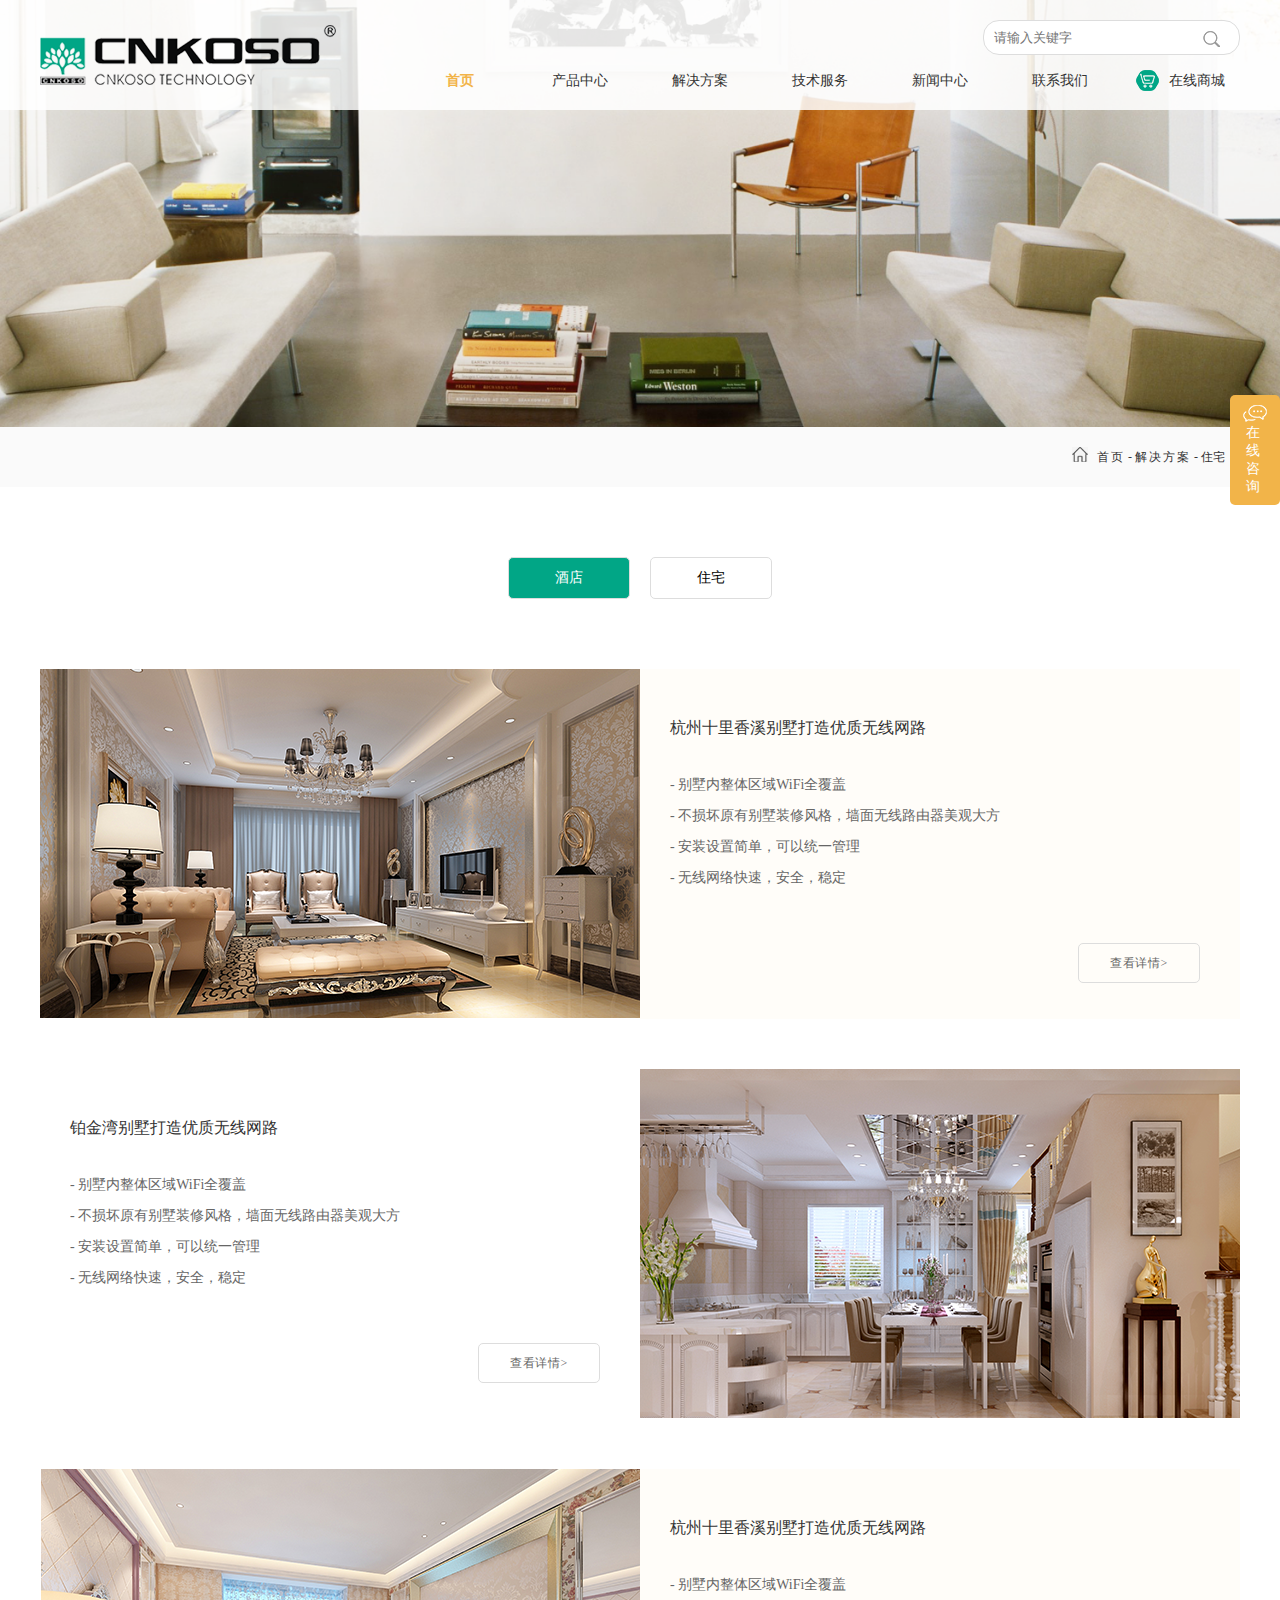
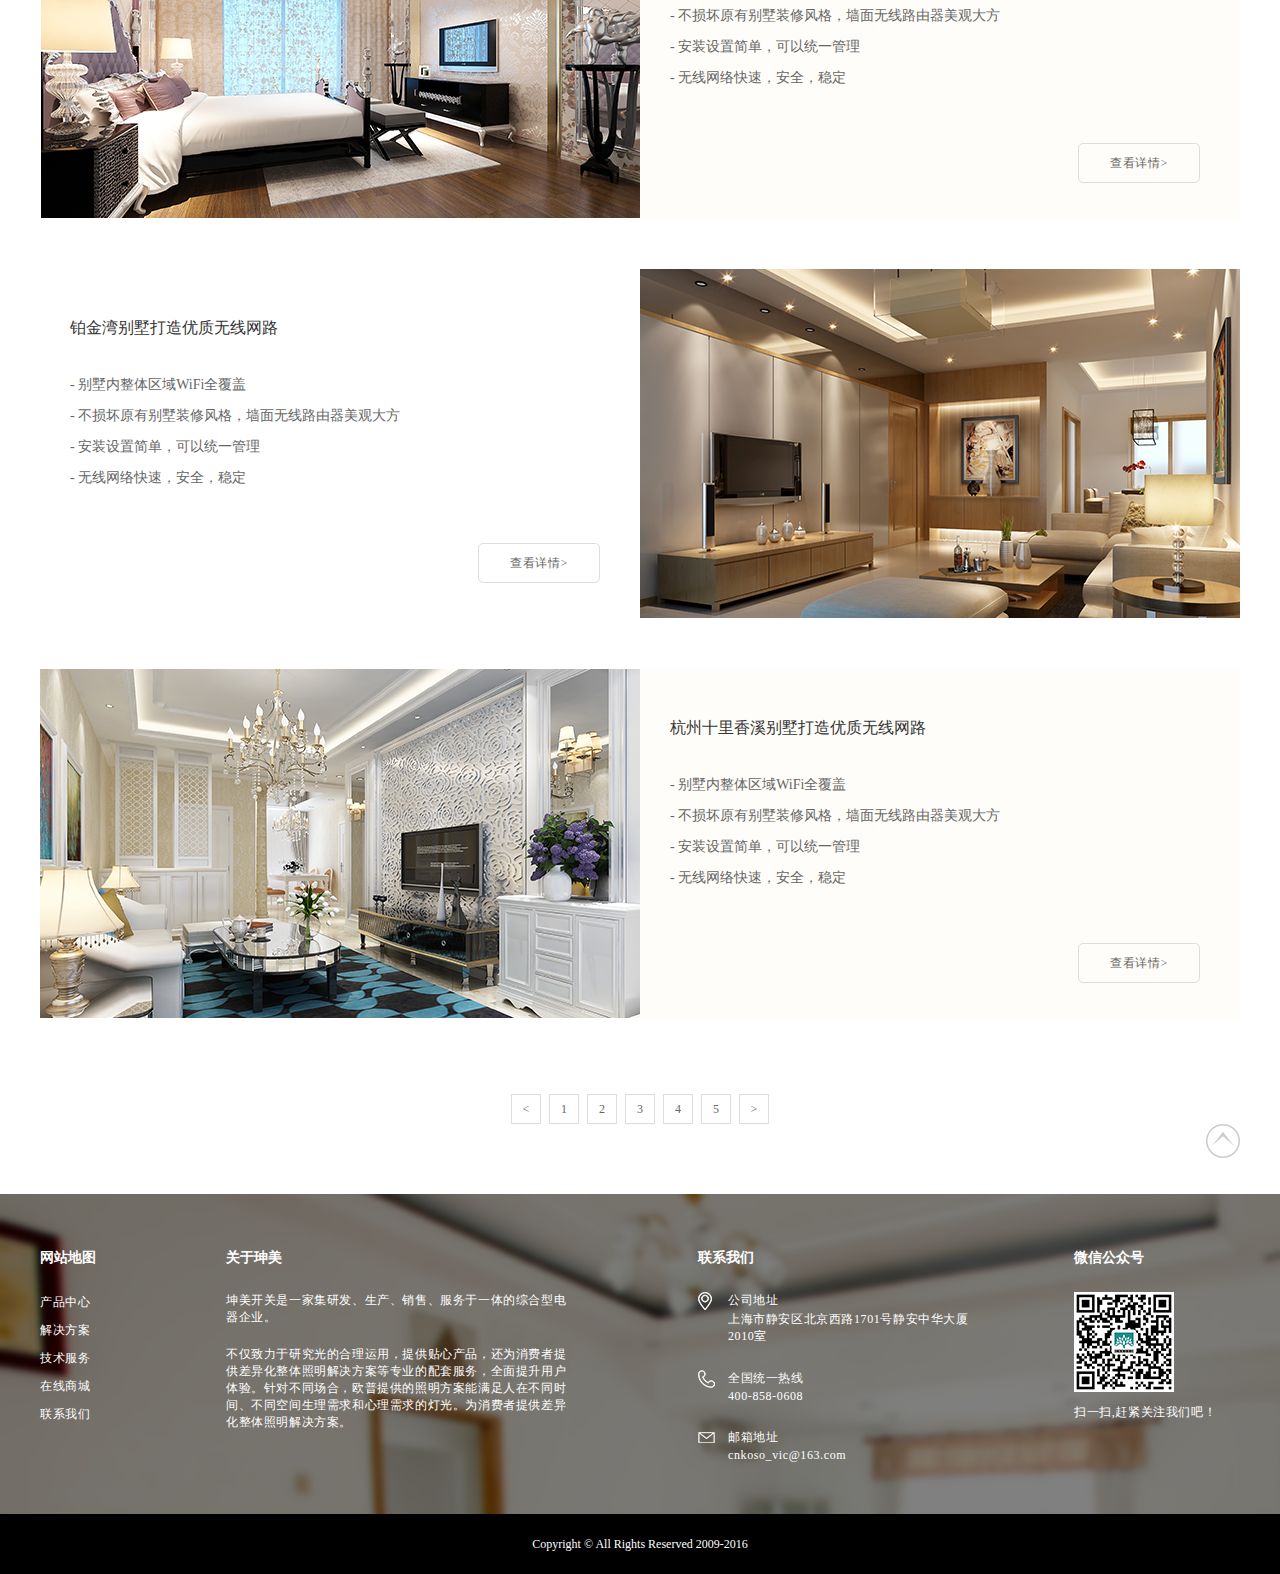
<file: html/solution.html>
<!DOCTYPE html PUBLIC "-//W3C//DTD XHTML 1.0 Transitional//EN" "http://www.w3.org/TR/xhtml1/DTD/xhtml1-transitional.dtd">
<html xmlns="http://www.w3.org/1999/xhtml">

	<head>
		<meta http-equiv="Content-Type" content="text/html; charset=utf-8" />
		<meta http-equiv="X-UA-Compatible" content="IE=edge">
		<meta name="keywords" content="" />
		<meta name="description" content="">
		<title>解决方案</title>
		<link rel="stylesheet" href="../css/common.css" />
		<link rel="stylesheet" type="text/css" href="../css/solution.css" />
		<script type="text/javascript" src="../js/jquery-1.11.1.min.js"></script>
		<script type="text/javascript" src="../js/common.js"></script>
	</head>
<body>
		<!--Begin公共头部-->
	<div class="head">
		<div class="top">
			<div class="container clearfix">
				<div class="logo">
					<a href="index.html"><img src="../images/logo.png" /></a>
				</div>
				<div class="topNav">
						<ul class="topMenu clearfix" id="jMenu">
							<li>
								<a href="index.html" class="on fNiv">首页</a>
							</li>
							<li>
								<a href="productcenter.html" class="fNiv">产品中心</a>
								<ul class="drowp">
									<li><a href="">电力猫</a></li>
									<li><a href="">交换机</a></li>
									<li><a href="">路由器</a></li>
									<li><a href="">配线架</a></li>
									<li><a href="">墙面路由器</a></li>
								</ul>
							</li>
							<li>
								<a href="solution.html" class="fNiv">解决方案</a>
							</li>
							<li>
								<a href="technicalservice.html" class="fNiv">技术服务</a>
							</li>
							<li>
								<a href="newslist.html" class="fNiv">新闻中心</a>
							</li>
							<li>
								<a href="#" class="fNiv">联系我们</a>
							</li>
							<li>
								<a href="" class="fNiv"><span><img src="../images/onlineShop.png"></span>在线商城</a>
							</li>
						</ul>
					</div>
				<div class="topSearch">
						<input type="text" name="" id="" value="" placeholder="请输入关键字">
						<a></a>
					</div>
			</div>
		</div>
	</div>
<!--主题内容区 -->
	<div class="main">
	<!-- banner -->
		<div class="topBanner">
			<div class="topBannerContent"><img src="../images/bannerImg.png" /></div>
		</div>
				<!--Beggin 位置区-->
		<div class="positionWidth">
			<div class="position">
				<a class="index" href="index.html">首页</a>
				<span class="arrowSpe">-</span>
				<a class="solution" href="solution.html">解决方案</a>
				<span class="arrowSpe">-</span>
				<span class="arrowSpe">住宅</span>
			</div>
		</div>
		<div class="container">

			<!--  content-->
			<div class="content_list">
				<!-- tab -->
				<div class="tab">
					<div class="tablist">
						<ul>
							<li><a class="active" href="javascript:void(0)">酒店</a></li>
							<li><a href="javascript:void(0)">住宅</a></li>
						</ul>
					</div>
				</div>

				<!-- tab切换内容列表 -->

				<div class="solution_list">
					<div class="list_detail">
						<ul>
							<li class="solutionRight clearfix">
								<div class="solutionImg">
			                  		<a href="solutionDetail.html"><img src="../images/SolveImg01.png" alt="图片"></a>
		                  		</div>
		                  		<div class="solutionInformation">
		                  			<div class="clearfix">
			                  			<h2><a href="solutionDetail.html">杭州十里香溪别墅打造优质无线网路</a></h2>
			                  			<p>- 别墅内整体区域WiFi全覆盖</p>
			                  			<p>- 不损坏原有别墅装修风格，墙面无线路由器美观大方</p>
			                  			<p>- 安装设置简单，可以统一管理</p>
			                  			<p>- 无线网络快速，安全，稳定</p>
		                  				<a href="solutionDetail.html" class="more">查看详情&gt;</a>
		                  			</div>
		                  		</div>
							</li>
							<li class="solutionLeft clearfix">
								<div class="solutionImg">
			                  		<a href="solutionDetail.html"><img src="../images/SolveImg02.png" alt="图片"></a>
		                  		</div>
		                  		<div class="solutionInformation">
		                  			<div class="clearfix">
			                  			<h2><a href="solutionDetail.html">铂金湾别墅打造优质无线网路</a></h2>
			                  			<p>- 别墅内整体区域WiFi全覆盖</p>
			                  			<p>- 不损坏原有别墅装修风格，墙面无线路由器美观大方</p>
			                  			<p>- 安装设置简单，可以统一管理</p>
			                  			<p>- 无线网络快速，安全，稳定</p>
		                  				<a href="solutionDetail.html" class="more">查看详情&gt;</a>
		                  			</div>
		                  		</div>
							</li>
							<li class="solutionRight clearfix">
								<div class="solutionImg">
			                  		<a href="solutionDetail.html"><img src="../images/SolveImg03.png" alt="图片"></a>
		                  		</div>
		                  		<div class="solutionInformation">
		                  			<div class="clearfix">
			                  			<h2><a href="solutionDetail.html">杭州十里香溪别墅打造优质无线网路</a></h2>
			                  			<p>- 别墅内整体区域WiFi全覆盖</p>
			                  			<p>- 不损坏原有别墅装修风格，墙面无线路由器美观大方</p>
			                  			<p>- 安装设置简单，可以统一管理</p>
			                  			<p>- 无线网络快速，安全，稳定</p>
		                  				<a href="solutionDetail.html" class="more">查看详情&gt;</a>
		                  			</div>
		                  		</div>
							</li>
							<li class="solutionLeft clearfix">
								<div class="solutionImg">
			                  		<a href="solutionDetail.html"><img src="../images/SolveImg04.png" alt="图片"></a>
		                  		</div>
		                  		<div class="solutionInformation">
		                  			<div class="clearfix">
			                  			<h2><a href="solutionDetail.html">铂金湾别墅打造优质无线网路</a></h2>
			                  			<p>- 别墅内整体区域WiFi全覆盖</p>
			                  			<p>- 不损坏原有别墅装修风格，墙面无线路由器美观大方</p>
			                  			<p>- 安装设置简单，可以统一管理</p>
			                  			<p>- 无线网络快速，安全，稳定</p>
		                  				<a href="solutionDetail.html" class="more">查看详情&gt;</a>
		                  			</div>
								</div>
							</li>
							<li class="solutionRight clearfix">
								<div class="solutionImg">
			                  		<a href="solutionDetail.html"><img src="../images/SolveImg05.png" alt="图片"></a>
		                  		</div>
		                  		<div class="solutionInformation">
		                  			<div class="clearfix">
			                  			<h2><a href="solutionDetail.html">杭州十里香溪别墅打造优质无线网路</a></h2>
			                  			<p>- 别墅内整体区域WiFi全覆盖</p>
			                  			<p>- 不损坏原有别墅装修风格，墙面无线路由器美观大方</p>
			                  			<p>- 安装设置简单，可以统一管理</p>
			                  			<p>- 无线网络快速，安全，稳定</p>
		                  				<a href="solutionDetail.html" class="more">查看详情&gt;</a>
		                  			</div>
								</div>
							</li>
						</ul>
					</div>

				<!-- tab切换内容列表 -->

				<div class="list_detail h">
					<ul>
						<li class="solutionRight clearfix">
							<div class="solutionImg">
		                  		<a href="solutionDetail.html"><img src="../images/SolveImg01.png" alt="图片"></a>
	                  		</div>
	                  		<div class="solutionInformation">
	                  			<div class="clearfix">
		                  			<h2><a href="solutionDetail.html">杭州十里香溪别墅打造优质无线网路</a></h2>
		                  			<p>- 别墅内整体区域WiFi全覆盖</p>
		                  			<p>- 不损坏原有别墅装修风格，墙面无线路由器美观大方</p>
		                  			<p>- 安装设置简单，可以统一管理</p>
		                  			<p>- 无线网络快速，安全，稳定</p>
	                  				<a href="solutionDetail.html" class="more">查看详情&gt;</a>
	                  			</div>
	                  		</div>
						</li>
						<li class="solutionLeft clearfix">
							<div class="solutionImg">
		                  		<a href="solutionDetail.html"><img src="../images/SolveImg02.png" alt="图片"></a>
	                  		</div>
	                  		<div class="solutionInformation">
	                  			<div class="clearfix">
		                  			<h2><a href="solutionDetail.html">铂金湾别墅打造优质无线网路</a></h2>
		                  			<p>- 别墅内整体区域WiFi全覆盖</p>
		                  			<p>- 不损坏原有别墅装修风格，墙面无线路由器美观大方</p>
		                  			<p>- 安装设置简单，可以统一管理</p>
		                  			<p>- 无线网络快速，安全，稳定</p>
	                  				<a href="solutionDetail.html" class="more">查看详情&gt;</a>
	                  			</div>
	                  		</div>
						</li>
						<li class="solutionRight clearfix">
							<div class="solutionImg">
		                  		<a href="solutionDetail.html"><img src="../images/SolveImg03.png" alt="图片"></a>
	                  		</div>
	                  		<div class="solutionInformation">
	                  			<div class="clearfix">
		                  			<h2><a href="solutionDetail.html">杭州十里香溪别墅打造优质无线网路</a></h2>
		                  			<p>- 别墅内整体区域WiFi全覆盖</p>
		                  			<p>- 不损坏原有别墅装修风格，墙面无线路由器美观大方</p>
		                  			<p>- 安装设置简单，可以统一管理</p>
		                  			<p>- 无线网络快速，安全，稳定</p>
	                  				<a href="solutionDetail.html" class="more">查看详情&gt;</a>
	                  			</div>
	                  		</div>
						</li>
						<li class="solutionLeft clearfix">
							<div class="solutionImg">
		                  		<a href="solutionDetail.html"><img src="../images/SolveImg04.png" alt="图片"></a>
	                  		</div>
	                  		<div class="solutionInformation">
	                  			<div class="clearfix">
		                  			<h2><a href="solutionDetail.html">铂金湾别墅打造优质无线网路</a></h2>
		                  			<p>- 别墅内整体区域WiFi全覆盖</p>
		                  			<p>- 不损坏原有别墅装修风格，墙面无线路由器美观大方</p>
		                  			<p>- 安装设置简单，可以统一管理</p>
		                  			<p>- 无线网络快速，安全，稳定</p>
	                  				<a href="solutionDetail.html" class="more">查看详情&gt;</a>
	                  			</div>
							</div>
						</li>
						<li class="solutionRight clearfix">
							<div class="solutionImg">
		                  		<a href="solutionDetail.html"><img src="../images/SolveImg05.png" alt="图片"></a>
	                  		</div>
	                  		<div class="solutionInformation">
	                  			<div class="clearfix">
		                  			<h2><a href="solutionDetail.html">杭州十里香溪别墅打造优质无线网路</a></h2>
		                  			<p>- 别墅内整体区域WiFi全覆盖</p>
		                  			<p>- 不损坏原有别墅装修风格，墙面无线路由器美观大方</p>
		                  			<p>- 安装设置简单，可以统一管理</p>
		                  			<p>- 无线网络快速，安全，稳定</p>
	                  				<a href="solutionDetail.html" class="more">查看详情&gt;</a>
	                  			</div>
							</div>
						</li>
					</ul>
				</div>

				</div>

			</div>

			<!-- pagelist -->
			<div id="pager">
				<a href="">&lt;</a>
				<a href="">1</a>
				<a href="">2</a>
				<a href="">3</a>
				<a href="">4</a>
				<a href="">5</a>
				<a href="">&gt;</a>
			</div>

           <!-- 置顶 -->
		<div class="floatBox">
			<a href="javascript:scrollTo(0,0);" class="returnTop"></a>
		</div>
		</div>

				<!-- 咨询 -->
		<div class="consultation_tab">
			<div class="consultation_img"><img src="../images/ConsultationIcon.png"></div>
			<p>在线咨询</p>
		</div>
		<!-- 咨询展开 -->
		<div class="consultation_detail h">
			<div class="consultation_title">
				<span class="left_content">在线咨询</span>
				<span class="close"><img src="../images/onlineIcon01.png"></span>
			</div>
			<div class="tel">
				<p><span class="tel_img"><img src="../images/onlineIcon02.png"></span><span class="tel_num">咨询电话</span></p>
				<p>400-858-0608</p>
			</div>
			<div class="qq">
				<p><span class="qq_img"><img src="../images/onlineIcon03.png"></span><span class="qq_num">QQ咨询</span></p>
				<p>18596311</p>
			</div>
			<div class="live_qq">
				<a target="_blank" href="tencent://message/?uin=18596311">
					<p><span class="live_qq_img"></span><span class="live_qq_content">在线咨询</span></p>
				</a>
			</div>
		</div>
	</div>

	<!-- 公共底部 -->
	<div class="foot">
		<div class="bottom">
			<div class="container clearfix">
				<div class="footMap clearfix fl">
					<h2>网站地图</h2>
	                    <div>
	                    	<ul>
	                    		<li><a href="productcenter.html">产品中心</a></li>
	                    		<li><a href="solution.html">解决方案</a></li>
	                    		<li><a href="technicalservice.html">技术服务</a></li>
	                    		<li><a href="#">在线商城</a></li>
	                    		<li><a href="#">联系我们</a></li>
	                    	</ul>
	                    </div>
	            </div>
	            <div class="footAbout fl">
                    <h2>关于珅美</h2>
                    <p>坤美开关是一家集研发、生产、销售、服务于一体的综合型电器企业。</p>
                    <p>不仅致力于研究光的合理运用，提供贴心产品，还为消费者提供差异化整体照明解决方案等专业的配套服务，全面提升用户体验。针对不同场合，欧普提供的照明方案能满足人在不同时间、不同空间生理需求和心理需求的灯光。为消费者提供差异化整体照明解决方案。</p>
	            </div>
	            <div class="footContact fl">
					<h2>联系我们</h2>
	                    <div>
	                    	<ul>
	                    		<li><span><img src="../images/footIcon01.png"></span>
									<p>公司地址</p>
									<p>上海市静安区北京西路1701号静安中华大厦2010室</p>
</li>
	                    		<li><span><img src="../images/footIcon02.png"></span>
	                    			<p>全国统一热线</p>
									<p>400-858-0608</p></li>
	                    		<li><span><img src="../images/footIcon03.png"></span>
	                    			<p>邮箱地址</p>
									<p>cnkoso_vic@163.com</p></li>
	                    	</ul>
	                    </div>
	            </div>
	            <div class="footWeixin fl">
                	<h2>微信公众号</h2>
                	<div>
                		<img src="../images/code.png">
                	</div>
                	<p>扫一扫,赶紧关注我们吧！</p>
		        </div>
			</div>
		</div>
		<div class="bottomBar">
		    <div class="container">Copyright © All Rights Reserved 2009-2016</div>
	    </div>
	</div>

	<script type="text/javascript">
	
	$(document).ready(function(){
		// tab切换显示内容
		$(".tablist li").click(function(){
			var index = $(this).index();
			$(this).children().addClass("active").parent().siblings().find("a").removeClass("active");
			$(".list_detail").eq(index).show().siblings().hide();
		});

		// 动态获取tab标签的宽度
		var tabWidth = $(".tablist li").width();//单个宽度
		var tabLength = $(".tablist li").length;//tab的个数
		var tabWidth_together = tabWidth * tabLength //所有的宽度
		$(".tablist").width(tabWidth_together);
	});
	</script>
</body>
</html>
</file>
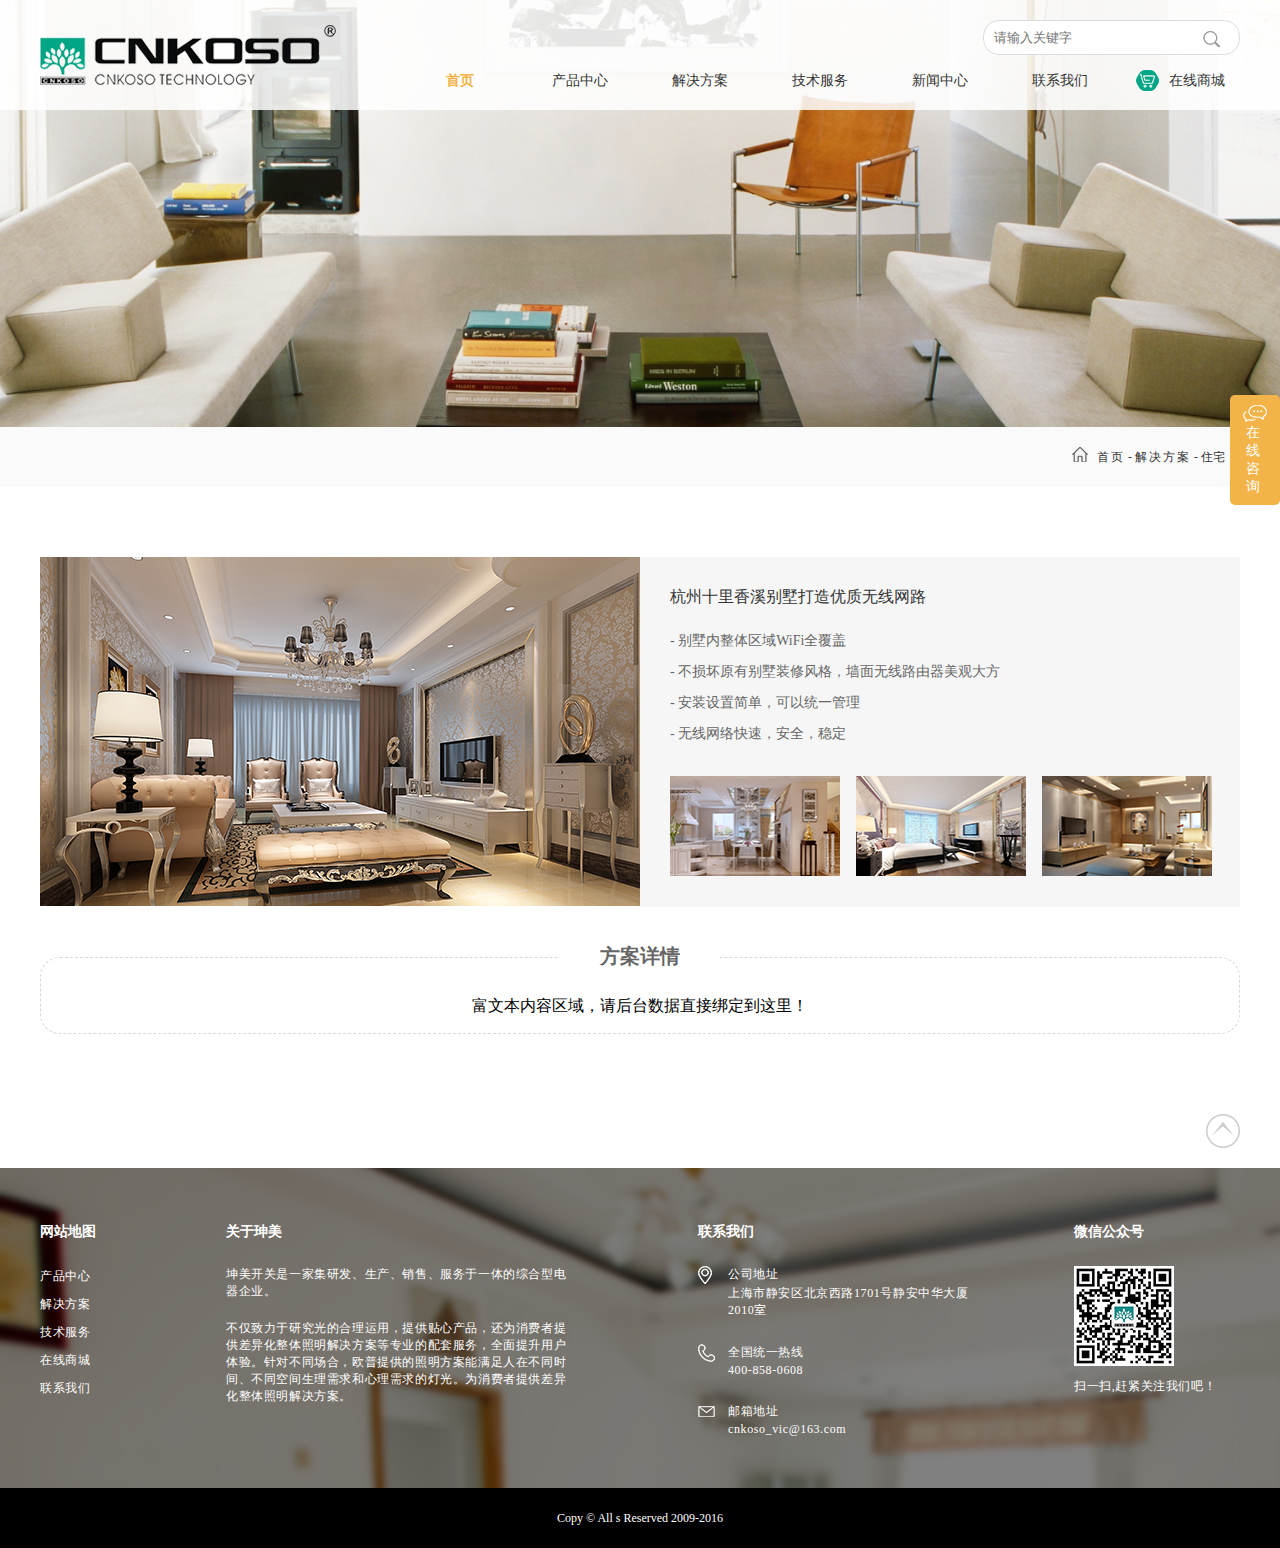
<file: html/solutiondetail.html>
<!DOCTYPE html PUBLIC "-//W3C//DTD XHTML 1.0 Transitional//EN" "http://www.w3.org/TR/xhtml1/DTD/xhtml1-transitional.dtd">
<html xmlns="http://www.w3.org/1999/xhtml">

	<head>
		<meta http-equiv="Content-Type" content="text/html; charset=utf-8" />
		<meta http-equiv="X-UA-Compatible" content="IE=edge">
		<meta name="keywords" content="" />
		<meta name="description" content="">
		<title>解决方案详情</title>
		<link rel="stylesheet" href="../css/common.css" />
		<link rel="stylesheet" type="text/css" href="../css/solutiondetail.css" />
		<script type="text/javascript" src="../js/jquery-1.11.1.min.js"></script>
		<script type="text/javascript" src="../js/common.js"></script>
	</head>
<body>
		<!--Begin公共头部-->
	<div class="head">
		<div class="top">
			<div class="container clearfix">
				<div class="logo">
					<a href="index.html"><img src="../images/logo.png" /></a>
				</div>
				<div class="topNav">
						<ul class="topMenu clearfix" id="jMenu">
							<li>
								<a href="index.html" class="on fNiv">首页</a>
							</li>
							<li>
								<a href="productcenter.html" class="fNiv">产品中心</a>
								<ul class="drowp">
									<li><a href="">电力猫</a></li>
									<li><a href="">交换机</a></li>
									<li><a href="">路由器</a></li>
									<li><a href="">配线架</a></li>
									<li><a href="">墙面路由器</a></li>
								</ul>
							</li>
							<li>
								<a href="solution.html" class="fNiv">解决方案</a>
							</li>
							<li>
								<a href="technicalservice.html" class="fNiv">技术服务</a>
							</li>
							<li>
								<a href="newslist.html" class="fNiv">新闻中心</a>
							</li>
							<li>
								<a href="#" class="fNiv">联系我们</a>
							</li>
							<li>
								<a href="" class="fNiv"><span><img src="../images/onlineShop.png"></span>在线商城</a>
							</li>
						</ul>
					</div>
				<div class="topSearch">
						<input type="text" name="" id="" value="" placeholder="请输入关键字">
						<a></a>
					</div>
			</div>
		</div>
	</div>
<!--主题内容区 -->
	<div class="main">
	<!-- banner -->
		<div class="topBanner">
			<div class="topBannerContent"><img src="../images/bannerImg.png" /></div>
		</div>
				<!--Beggin 位置区-->
		<div class="positionWidth">
			<div class="position">
				<a class="index" href="index.html">首页</a>
				<span class="arrowSpe">-</span>
				<a class="sol" href="solution.html">解决方案</a>
				<span class="arrowSpe">-</span>
				<span class="arrowSpe">住宅</span>
			</div>
		</div>
		<div class="container">

			<!--  content-->
			<div class="content_list">

				<!-- 解决方案详情Top -->

				<div class="content_list">
					<div class="list_detail">
						<ul>
							<li class="solution clearfix">
								<div class="solutionImg">
			                  		<a href="solutionDetail.html"><img src="../images/SolveImg01.png" alt="图片"></a>
		                  		</div>
		                  		<div class="solutionInformation">
		                  			<div class="clearfix">
			                  			<h2><a href="solutionDetail.html">杭州十里香溪别墅打造优质无线网路</a></h2>
			                  			<p>- 别墅内整体区域WiFi全覆盖</p>
			                  			<p>- 不损坏原有别墅装修风格，墙面无线路由器美观大方</p>
			                  			<p>- 安装设置简单，可以统一管理</p>
			                  			<p>- 无线网络快速，安全，稳定</p>
		                  				<a class="more_img"><img src="../images/SolveDetailImg02.png"></a>
		                  				<a class="more_img"><img src="../images/SolveDetailImg03.png"></a>
		                  				<a class="more_img"><img src="../images/SolveDetailImg04.png"></a>
		                  			</div>
		                  		</div>
							</li>
						</ul>
					</div>
				</div>
			</div>

		<!-- 方案详情 -->

		<div class="detailContainer">
			<!-- 富文本标题 -->
			<div class="solution_title">
            	<h2>方案详情</h2>
            </div>
            <!-- 富文本内容区 -->
			<div class="detail_content">
				<div>
					<div class="centerText">
						<!-- 富文本内容 -->
						<p style="text-align: center;">富文本内容区域，请后台数据直接绑定到这里！</p>
					</div>
				</div>
			</div>
		</div>

		           <!-- 置顶 -->
		<div class="floatBox">
			<a href="javascript:scrollTo(0,0);" class="returnTop"></a>
		</div>
		</div>

				<!-- 咨询 -->
		<div class="consultation_tab">
			<div class="consultation_img"><img src="../images/ConsultationIcon.png"></div>
			<p>在线咨询</p>
		</div>
		<!-- 咨询展开 -->
		<div class="consultation_detail h">
			<div class="consultation_title">
				<span class="left_content">在线咨询</span>
				<span class="close"><img src="../images/onlineIcon01.png"></span>
			</div>
			<div class="tel">
				<p><span class="tel_img"><img src="../images/onlineIcon02.png"></span><span class="tel_num">咨询电话</span></p>
				<p>400-858-0608</p>
			</div>
			<div class="qq">
				<p><span class="qq_img"><img src="../images/onlineIcon03.png"></span><span class="qq_num">QQ咨询</span></p>
				<p>18596311</p>
			</div>
			<div class="live_qq">
				<a target="_blank" href="tencent://message/?uin=18596311">
					<p><span class="live_qq_img"></span><span class="live_qq_content">在线咨询</span></p>
				</a>
			</div>
		</div>
	</div>

	<!-- 公共底部 -->
	<div class="foot">
		<div class="bottom">
			<div class="container clearfix">
				<div class="footMap clearfix fl">
					<h2>网站地图</h2>
	                    <div>
	                    	<ul>
	                    		<li><a href="productcenter.html">产品中心</a></li>
	                    		<li><a href="solution.html">解决方案</a></li>
	                    		<li><a href="technicalservice.html">技术服务</a></li>
	                    		<li><a href="#">在线商城</a></li>
	                    		<li><a href="#">联系我们</a></li>
	                    	</ul>
	                    </div>
	            </div>
	            <div class="footAbout fl">
                    <h2>关于珅美</h2>
                    <p>坤美开关是一家集研发、生产、销售、服务于一体的综合型电器企业。</p>
                    <p>不仅致力于研究光的合理运用，提供贴心产品，还为消费者提供差异化整体照明解决方案等专业的配套服务，全面提升用户体验。针对不同场合，欧普提供的照明方案能满足人在不同时间、不同空间生理需求和心理需求的灯光。为消费者提供差异化整体照明解决方案。</p>
	            </div>
	            <div class="footContact fl">
					<h2>联系我们</h2>
	                    <div>
	                    	<ul>
	                    		<li><span><img src="../images/footIcon01.png"></span>
									<p>公司地址</p>
									<p>上海市静安区北京西路1701号静安中华大厦2010室</p>
</li>
	                    		<li><span><img src="../images/footIcon02.png"></span>
	                    			<p>全国统一热线</p>
									<p>400-858-0608</p></li>
	                    		<li><span><img src="../images/footIcon03.png"></span>
	                    			<p>邮箱地址</p>
									<p>cnkoso_vic@163.com</p></li>
	                    	</ul>
	                    </div>
	            </div>
	            <div class="footWeixin fl">
                	<h2>微信公众号</h2>
                	<div>
                		<img src="../images/code.png">
                	</div>
                	<p>扫一扫,赶紧关注我们吧！</p>
		        </div>
			</div>
		</div>
		<div class="bottomBar">
		    <div class="container">Copy © All s Reserved 2009-2016</div>
	    </div>
	</div>

	<script type="text/javascript">
	
	$(document).ready(function(){
		// tab切换显示内容
		$(".tablist li").click(function(){
			var index = $(this).index();
			$(this).children().addClass("active").parent().siblings().find("a").removeClass("active");
			$(".list_detail").eq(index).show().siblings().hide();
		});

		// 动态获取tab标签的宽度
		var tabWidth = $(".tablist li").width();//单个宽度
		var tabLength = $(".tablist li").length;//tab的个数
		var tabWidth_together = tabWidth * tabLength //所有的宽度
		$(".tablist").width(tabWidth_together);
	});
	</script>
</body>
</html>
</file>
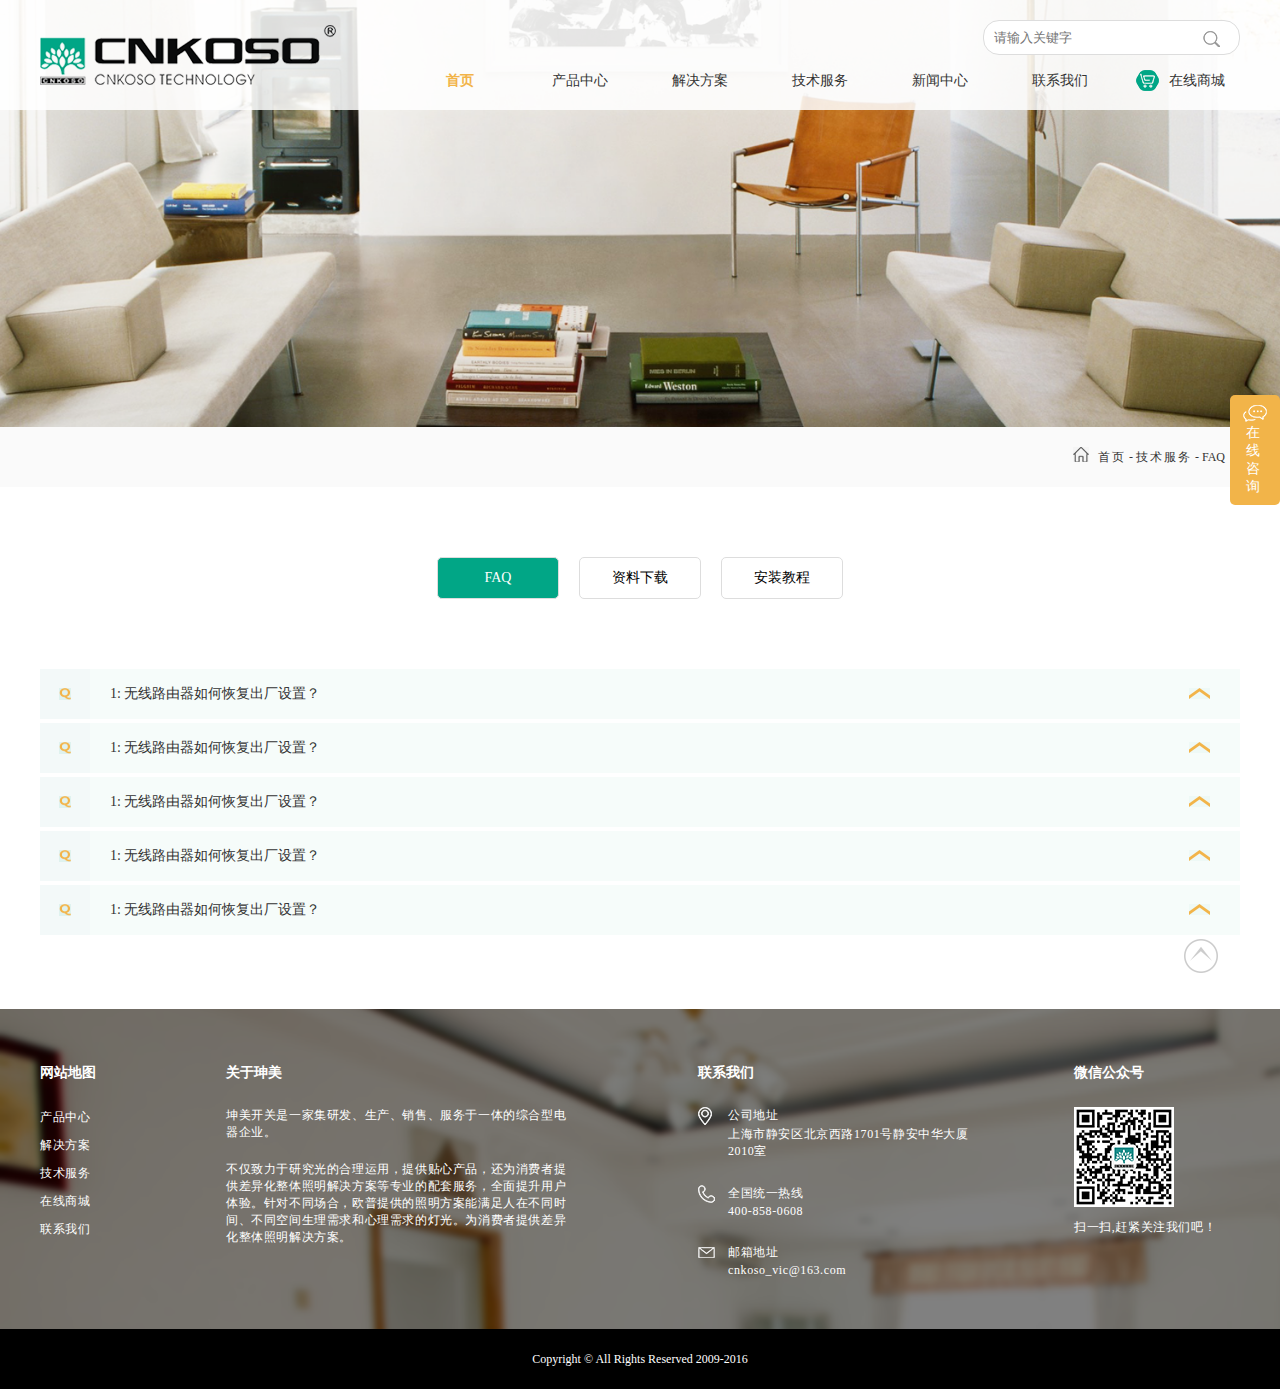
<file: html/technicalservice.html>
<!DOCTYPE html PUBLIC "-//W3C//DTD XHTML 1.0 Transitional//EN" "http://www.w3.org/TR/xhtml1/DTD/xhtml1-transitional.dtd">
<html xmlns="http://www.w3.org/1999/xhtml">

	<head>
		<meta http-equiv="Content-Type" content="text/html; charset=utf-8" />
		<meta http-equiv="X-UA-Compatible" content="IE=edge">
		<meta name="keywords" content="" />
		<meta name="description" content="">
		<title>技术服务</title>
		<link rel="stylesheet" href="../css/common.css" />
		<link rel="stylesheet" type="text/css" href="../css/technicalservice.css" />
		<link href="../css/video-js.min.css" rel="stylesheet" type="text/css">
		<script type="text/javascript" src="../js/jquery-1.11.1.min.js"></script>
		<script type="text/javascript" src="../js/common.js"></script>
		<script type="text/javascript" src="../js/video.min.js"></script>
		<script>videojs.options.flash.swf = "../js/video-js.swf"</script>
	</head>
<body>
		<!--Begin公共头部-->
	<div class="head">
		<div class="top">
			<div class="container clearfix">
				<div class="logo">
					<a href="index.html"><img src="../images/logo.png" /></a>
				</div>
				<div class="topNav">
						<ul class="topMenu clearfix" id="jMenu">
							<li>
								<a href="index.html" class="on fNiv">首页</a>
							</li>
							<li>
								<a href="productcenter.html" class="fNiv">产品中心</a>
								<ul class="drowp">
									<li><a href="">电力猫</a></li>
									<li><a href="">交换机</a></li>
									<li><a href="">路由器</a></li>
									<li><a href="">配线架</a></li>
									<li><a href="">墙面路由器</a></li>
								</ul>
							</li>
							<li>
								<a href="solution.html" class="fNiv">解决方案</a>
							</li>
							<li>
								<a href="technicalservice.html" class="fNiv">技术服务</a>
							</li>
							<li>
								<a href="newslist.html" class="fNiv">新闻中心</a>
							</li>
							<li>
								<a href="#" class="fNiv">联系我们</a>
							</li>
							<li>
								<a href="" class="fNiv"><span><img src="../images/onlineShop.png"></span>在线商城</a>
							</li>
						</ul>
					</div>
				<div class="topSearch">
						<input type="text" name="" id="" value="" placeholder="请输入关键字">
						<a></a>
					</div>
			</div>
		</div>
	</div>
<!--主题内容区 -->
	<div class="main">
	<!-- banner -->
		<div class="topBanner">
			<div class="topBannerContent"><img src="../images/bannerImg.png" /></div>
		</div>
				<!--Beggin 位置区-->
		<div class="positionWidth">
			<div class="position">
				<a class="index" href="index.html">首页</a>
				<span class="arrowSpe">-</span>
				<a class="technicalservice" href="technicalservice.html">技术服务</a>
				<span class="arrowSpe">-</span>
				<span class="arrowSpe">FAQ</span>
			</div>
		</div>
		<div class="container">

			<!--  content-->
			<div class="content_list">
				<!-- tab -->
				<div class="tab">
					<div class="tablist">
						<ul>
							<li><a class="active" href="javascript:void(0)">FAQ</a></li>
							<li><a href="javascript:void(0)">资料下载</a></li>
							<li><a href="javascript:void(0)">安装教程</a></li>
						</ul>
					</div>
				</div>

				<!-- tab内容切换 -->
				<div class="content_tab">
				<!-- FAQ -->
					<div class="content_detail">
						<div class="FAQ">
							<div class="FAQ_list">
								<ul>
									<li>
										<a href="javascript:void(0);">
											<div class="left_details">
												<span class="left_img"><img src="../images/serviceImg01.png"></span>
												<span class="title">1: 无线路由器如何恢复出厂设置？</span>
											</div>
											<div class="right_details">
												<div class="bg_img"></div>
											</div>
										</a>
										<div class="FAQ_content h">
											<dl>
												<dt>A</dt>
												<dd><p>富文本富文本富文本富文本富文本富文本富文本富文本富文本富文本富文本富文本富文本富文本富文本富文本富文本富文本富文本富文本富文本富文本富文本富文本富文本富文本富文本富文本富文本富文本富文本富文本富文本富文本富文本富文本富文本富文本富文本富文本富文本富文本富文本富文本富文本富文本富文本富文本富文本富文本富文本富文本富文本富文本富文本富文本富文本富文本富文本富文本富文本富文本富文本富文本富文本富文本</p></dd>
											</dl>
										</div>
									</li>
									<li>
										<a href="javascript:void(0);">
											<div class="left_details">
												<span class="left_img"><img src="../images/serviceImg01.png"></span>
												<span class="title">1: 无线路由器如何恢复出厂设置？</span>
											</div>
											<div class="right_details">
												<div class="bg_img"></div>
											</div>
										</a>
										<div class="FAQ_content h">
											<dl>
												<dt>A</dt>
												<dd><p>富文本富文本富文本富文本富文本富文本富文本富文本富文本富文本富文本富文本富文本富文本富文本富文本富文本富文本富文本富文本富文本富文本富文本富文本富文本富文本富文本富文本富文本富文本富文本富文本富文本富文本富文本富文本富文本富文本富文本富文本富文本富文本富文本富文本富文本富文本富文本富文本富文本富文本富文本富文本富文本富文本富文本富文本富文本富文本富文本富文本富文本富文本富文本富文本富文本富文本</p></dd>
											</dl>
										</div>
									</li>
									<li>
										<a href="javascript:void(0);">
											<div class="left_details">
												<span class="left_img"><img src="../images/serviceImg01.png"></span>
												<span class="title">1: 无线路由器如何恢复出厂设置？</span>
											</div>
											<div class="right_details">
												<div class="bg_img"></div>
											</div>
										</a>
										<div class="FAQ_content h">
											<dl>
												<dt>A</dt>
												<dd><p>富文本富文本富文本富文本富文本富文本富文本富文本富文本富文本富文本富文本富文本富文本富文本富文本富文本富文本富文本富文本富文本富文本富文本富文本富文本富文本富文本富文本富文本富文本富文本富文本富文本富文本富文本富文本富文本富文本富文本富文本富文本富文本富文本富文本富文本富文本富文本富文本富文本富文本富文本富文本富文本富文本富文本富文本富文本富文本富文本富文本富文本富文本富文本富文本富文本富文本</p></dd>
											</dl>
										</div>
									</li>
									<li>
										<a href="javascript:void(0);">
											<div class="left_details">
												<span class="left_img"><img src="../images/serviceImg01.png"></span>
												<span class="title">1: 无线路由器如何恢复出厂设置？</span>
											</div>
											<div class="right_details">
												<div class="bg_img"></div>
											</div>
										</a>
										<div class="FAQ_content h">
											<dl>
												<dt>A</dt>
												<dd><p>富文本富文本富文本富文本富文本富文本富文本富文本富文本富文本富文本富文本富文本富文本富文本富文本富文本富文本富文本富文本富文本富文本富文本富文本富文本富文本富文本富文本富文本富文本富文本富文本富文本富文本富文本富文本富文本富文本富文本富文本富文本富文本富文本富文本富文本富文本富文本富文本富文本富文本富文本富文本富文本富文本富文本富文本富文本富文本富文本富文本富文本富文本富文本富文本富文本富文本</p></dd>
											</dl>
										</div>
									</li>
									<li>
										<a href="javascript:void(0);">
											<div class="left_details">
												<span class="left_img"><img src="../images/serviceImg01.png"></span>
												<span class="title">1: 无线路由器如何恢复出厂设置？</span>
											</div>
											<div class="right_details">
												<div class="bg_img"></div>
											</div>
										</a>
										<div class="FAQ_content h">
											<dl>
												<dt>A</dt>
												<dd><p>富文本富文本富文本富文本富文本富文本富文本富文本富文本富文本富文本富文本富文本富文本富文本富文本富文本富文本富文本富文本富文本富文本富文本富文本富文本富文本富文本富文本富文本富文本富文本富文本富文本富文本富文本富文本富文本富文本富文本富文本富文本富文本富文本富文本富文本富文本富文本富文本富文本富文本富文本富文本富文本富文本富文本富文本富文本富文本富文本富文本富文本富文本富文本富文本富文本富文本</p></dd>
											</dl>
										</div>
									</li>
								</ul>
							</div>
						</div>
					</div>
					<!-- 资料下载 -->
					<div class="content_detail h">
						<div class="download">

							<div class="solution_title">
            					<h2>资料下载</h2>
            				</div>

							<div class="download_list">
								<div class="list_detail">
									<ul>
										<li>
											<div class="left_detail">
												<span class="left_img">
													<img src="../images/downImg01.png">
												</span>
												<span class="left_content">如何登陆无线路由器Web配置界面</span>
											</div>
											<div class="right_detail">
												<a href="#">
													<span class="right_img">
														<img src="../images/downImg03.png">
													</span>
													<span class="right_content">点击下载</span>
												</a>
											</div>
										</li>
										<li>
											<div class="left_detail">
												<span class="left_img">
													<img src="../images/downImg01.png">
												</span>
												<span class="left_content">如何登陆无线路由器Web配置界面</span>
											</div>
											<div class="right_detail">
												<a href="#">
													<span class="right_img">
														<img src="../images/downImg03.png">
													</span>
													<span class="right_content">点击下载</span>
												</a>
											</div>
										</li>
										<li>
											<div class="left_detail">
												<span class="left_img">
													<img src="../images/downImg02.png">
												</span>
												<span class="left_content">如何登陆无线路由器Web配置界面</span>
											</div>
											<div class="right_detail">
												<a href="#">
													<span class="right_img">
														<img src="../images/downImg03.png">
													</span>
													<span class="right_content">点击下载</span>
												</a>
											</div>
										</li>
										<li>
											<div class="left_detail">
												<span class="left_img">
													<img src="../images/downImg01.png">
												</span>
												<span class="left_content">如何登陆无线路由器Web配置界面</span>
											</div>
											<div class="right_detail">
												<a href="#">
													<span class="right_img">
														<img src="../images/downImg03.png">
													</span>
													<span class="right_content">点击下载</span>
												</a>
											</div>
										</li>
										<li>
											<div class="left_detail">
												<span class="left_img">
													<img src="../images/downImg01.png">
												</span>
												<span class="left_content">如何登陆无线路由器Web配置界面</span>
											</div>
											<div class="right_detail">
												<a href="#">
													<span class="right_img">
														<img src="../images/downImg03.png">
													</span>
													<span class="right_content">点击下载</span>
												</a>
											</div>
										</li>
										<li>
											<div class="left_detail">
												<span class="left_img">
													<img src="../images/downImg01.png">
												</span>
												<span class="left_content">如何登陆无线路由器Web配置界面</span>
											</div>
											<div class="right_detail">
												<a href="#">
													<span class="right_img">
														<img src="../images/downImg03.png">
													</span>
													<span class="right_content">点击下载</span>
												</a>
											</div>
										</li>
										<li>
											<div class="left_detail">
												<span class="left_img">
													<img src="../images/downImg02.png">
												</span>
												<span class="left_content">如何登陆无线路由器Web配置界面</span>
											</div>
											<div class="right_detail">
												<a href="#">
													<span class="right_img">
														<img src="../images/downImg03.png">
													</span>
													<span class="right_content">点击下载</span>
												</a>
											</div>
										</li>
										<li>
											<div class="left_detail">
												<span class="left_img">
													<img src="../images/downImg01.png">
												</span>
												<span class="left_content">如何登陆无线路由器Web配置界面</span>
											</div>
											<div class="right_detail">
												<a href="#">
													<span class="right_img">
														<img src="../images/downImg03.png">
													</span>
													<span class="right_content">点击下载</span>
												</a>
											</div>
										</li>
										<li>
											<div class="left_detail">
												<span class="left_img">
													<img src="../images/downImg02.png">
												</span>
												<span class="left_content">如何登陆无线路由器Web配置界面</span>
											</div>
											<div class="right_detail">
												<a href="#">
													<span class="right_img">
														<img src="../images/downImg03.png">
													</span>
													<span class="right_content">点击下载</span>
												</a>
											</div>
										</li>
										<li>
											<div class="left_detail">
												<span class="left_img">
													<img src="../images/downImg01.png">
												</span>
												<span class="left_content">如何登陆无线路由器Web配置界面</span>
											</div>
											<div class="right_detail">
												<a href="#">
													<span class="right_img">
														<img src="../images/downImg03.png">
													</span>
													<span class="right_content">点击下载</span>
												</a>
											</div>
										</li>
									</ul>
								</div>
							</div>

							<!-- pagelist -->
							<div id="pager">
								<a href="">&lt;</a>
								<a href="">1</a>
								<a href="">2</a>
								<a href="">3</a>
								<a href="">4</a>
								<a href="">5</a>
								<a href="">&gt;</a>
							</div>

						</div>
					</div>
					<!-- 安装教程 -->
					<div class="content_detail h">
						<div class="course">
							<div class="course_list">
								<a href="#">
									<dl>
										<dt>
											<img src="../images/serviceList01.png">
											<div>
												<p>km150a1墙面无线路由器 </p>
											</div>
										</dt>
										<dd>
											<div class="course_introduce">
												<h2>km150a1墙面无线路由器</h2>
												<p>局域网中出现多个网段的情况很多，一般都是由于增加路由器造成的，而虚拟局域网VLAN造成的多个虚拟网段不做考虑，如果要想互访取消虚拟网段划分就可以了，</p>
											</div>
											<div class="bg">
												<img src="../images/serviceList04.png">
											</div>
										</dd>
									</dl>
								</a>
								<a href="#">
									<dl>
										<dt>
											<img src="../images/serviceList01.png">
											<div>
												<p>km150a1墙面无线路由器 </p>
											</div>
										</dt>
										<dd>
											<div class="course_introduce">
												<h2>km150a1墙面无线路由器</h2>
												<p>局域网中出现多个网段的情况很多，一般都是由于增加路由器造成的，而虚拟局域网VLAN造成的多个虚拟网段不做考虑，如果要想互访取消虚拟网段划分就可以了，</p>
											</div>
											<div class="bg">
												<img src="../images/serviceList04.png">
											</div>
										</dd>
									</dl>
								</a>
								<a href="#">
									<dl>
										<dt>
											<img src="../images/serviceList01.png">
											<div>
												<p>km150a1墙面无线路由器 </p>
											</div>
										</dt>
										<dd>
											<div class="course_introduce">
												<h2>km150a1墙面无线路由器</h2>
												<p>局域网中出现多个网段的情况很多，一般都是由于增加路由器造成的，而虚拟局域网VLAN造成的多个虚拟网段不做考虑，如果要想互访取消虚拟网段划分就可以了，</p>
											</div>
											<div class="bg">
												<img src="../images/serviceList04.png">
											</div>
										</dd>
									</dl>
								</a>
								<a href="#">
									<dl>
										<dt>
											<img src="../images/serviceList01.png">
											<div>
												<p>km150a1墙面无线路由器 </p>
											</div>
										</dt>
										<dd>
											<div class="course_introduce">
												<h2>km150a1墙面无线路由器</h2>
												<p>局域网中出现多个网段的情况很多，一般都是由于增加路由器造成的，而虚拟局域网VLAN造成的多个虚拟网段不做考虑，如果要想互访取消虚拟网段划分就可以了，</p>
											</div>
											<div class="bg">
												<img src="../images/serviceList04.png">
											</div>
										</dd>
									</dl>
								</a>
								<a href="#">
									<dl>
										<dt>
											<img src="../images/serviceList01.png">
											<div>
												<p>km150a1墙面无线路由器 </p>
											</div>
										</dt>
										<dd>
											<div class="course_introduce">
												<h2>km150a1墙面无线路由器</h2>
												<p>局域网中出现多个网段的情况很多，一般都是由于增加路由器造成的，而虚拟局域网VLAN造成的多个虚拟网段不做考虑，如果要想互访取消虚拟网段划分就可以了，</p>
											</div>
											<div class="bg">
												<img src="../images/serviceList04.png">
											</div>
										</dd>
									</dl>
								</a>
								<a href="#">
									<dl>
										<dt>
											<img src="../images/serviceList01.png">
											<div>
												<p>km150a1墙面无线路由器 </p>
											</div>
										</dt>
										<dd>
											<div class="course_introduce">
												<h2>km150a1墙面无线路由器</h2>
												<p>局域网中出现多个网段的情况很多，一般都是由于增加路由器造成的，而虚拟局域网VLAN造成的多个虚拟网段不做考虑，如果要想互访取消虚拟网段划分就可以了，</p>
											</div>
											<div class="bg">
												<img src="../images/serviceList04.png">
											</div>
										</dd>
									</dl>
								</a>
								<a href="#">
									<dl>
										<dt>
											<img src="../images/serviceList01.png">
											<div>
												<p>km150a1墙面无线路由器 </p>
											</div>
										</dt>
										<dd>
											<div class="course_introduce">
												<h2>km150a1墙面无线路由器</h2>
												<p>局域网中出现多个网段的情况很多，一般都是由于增加路由器造成的，而虚拟局域网VLAN造成的多个虚拟网段不做考虑，如果要想互访取消虚拟网段划分就可以了，</p>
											</div>
											<div class="bg">
												<img src="../images/serviceList04.png">
											</div>
										</dd>
									</dl>
								</a>
								<a href="#">
									<dl>
										<dt>
											<img src="../images/serviceList01.png">
											<div>
												<p>km150a1墙面无线路由器 </p>
											</div>
										</dt>
										<dd>
											<div class="course_introduce">
												<h2>km150a1墙面无线路由器</h2>
												<p>局域网中出现多个网段的情况很多，一般都是由于增加路由器造成的，而虚拟局域网VLAN造成的多个虚拟网段不做考虑，如果要想互访取消虚拟网段划分就可以了，</p>
											</div>
											<div class="bg">
												<img src="../images/serviceList04.png">
											</div>
										</dd>
									</dl>
								</a>
								<a href="#">
									<dl>
										<dt>
											<img src="../images/serviceList01.png">
											<div>
												<p>km150a1墙面无线路由器 </p>
											</div>
										</dt>
										<dd>
											<div class="course_introduce">
												<h2>km150a1墙面无线路由器</h2>
												<p>局域网中出现多个网段的情况很多，一般都是由于增加路由器造成的，而虚拟局域网VLAN造成的多个虚拟网段不做考虑，如果要想互访取消虚拟网段划分就可以了，</p>
											</div>
											<div class="bg">
												<img src="../images/serviceList04.png">
											</div>
										</dd>
									</dl>
								</a>
							</div>

							<!-- pagelist -->
							<div id="pager">
								<a href="">&lt;</a>
								<a href="">1</a>
								<a href="">2</a>
								<a href="">3</a>
								<a href="">4</a>
								<a href="">5</a>
								<a href="">&gt;</a>
							</div>
						</div>
					</div>
				</div>

			</div>

           <!-- 置顶 -->
		<div class="floatBox">
			<a href="javascript:scrollTo(0,0);" class="returnTop"></a>
		</div>
		</div>

				<!-- 咨询 -->
		<div class="consultation_tab">
			<div class="consultation_img"><img src="../images/ConsultationIcon.png"></div>
			<p>在线咨询</p>
		</div>
		<!-- 咨询展开 -->
		<div class="consultation_detail h">
			<div class="consultation_title">
				<span class="left_content">在线咨询</span>
				<span class="close"><img src="../images/onlineIcon01.png"></span>
			</div>
			<div class="tel">
				<p><span class="tel_img"><img src="../images/onlineIcon02.png"></span><span class="tel_num">咨询电话</span></p>
				<p>400-858-0608</p>
			</div>
			<div class="qq">
				<p><span class="qq_img"><img src="../images/onlineIcon03.png"></span><span class="qq_num">QQ咨询</span></p>
				<p>18596311</p>
			</div>
			<div class="live_qq">
				<a target="_blank" href="tencent://message/?uin=18596311">
					<p><span class="live_qq_img"></span><span class="live_qq_content">在线咨询</span></p>
				</a>
			</div>
		</div>
	</div>

	<!-- 弹窗 -->
	<div class="mask"></div>

	<div class="popBox">
		<div class="playvideo_title">
			<h2>km150a1墙面无线路由器 </h2>
			<a href="javascript:void(0)" class="popClose"></a>
		</div>
		<div class="playvideo_start">
			<video id="example_video_1" class="video-js vjs-default-skin" controls preload="none" width="850" height="486"
		      poster="http://video-js.zencoder.com/oceans-clip.png"
		      data-setup="../js/video-js.swf">
		    <source src="../video/1.mp4" type='video/mp4'/>
		    </video>
		</div>

	</div>



	<!-- 公共底部 -->
	<div class="foot">
		<div class="bottom">
			<div class="container clearfix">
				<div class="footMap clearfix fl">
					<h2>网站地图</h2>
	                    <div>
	                    	<ul>
	                    		<li><a href="productcenter.html">产品中心</a></li>
	                    		<li><a href="solution.html">解决方案</a></li>
	                    		<li><a href="technicalservice.html">技术服务</a></li>
	                    		<li><a href="#">在线商城</a></li>
	                    		<li><a href="#">联系我们</a></li>
	                    	</ul>
	                    </div>
	            </div>
	            <div class="footAbout fl">
                    <h2>关于珅美</h2>
                    <p>坤美开关是一家集研发、生产、销售、服务于一体的综合型电器企业。</p>
                    <p>不仅致力于研究光的合理运用，提供贴心产品，还为消费者提供差异化整体照明解决方案等专业的配套服务，全面提升用户体验。针对不同场合，欧普提供的照明方案能满足人在不同时间、不同空间生理需求和心理需求的灯光。为消费者提供差异化整体照明解决方案。</p>
	            </div>
	            <div class="footContact fl">
					<h2>联系我们</h2>
	                    <div>
	                    	<ul>
	                    		<li><span><img src="../images/footIcon01.png"></span>
									<p>公司地址</p>
									<p>上海市静安区北京西路1701号静安中华大厦2010室</p>
								</li>
	                    		<li><span><img src="../images/footIcon02.png"></span>
	                    			<p>全国统一热线</p>
									<p>400-858-0608</p></li>
	                    		<li><span><img src="../images/footIcon03.png"></span>
	                    			<p>邮箱地址</p>
									<p>cnkoso_vic@163.com</p></li>
	                    	</ul>
	                    </div>
	            </div>
	            <div class="footWeixin fl">
                	<h2>微信公众号</h2>
                	<div>
                		<img src="../images/code.png">
                	</div>
                	<p>扫一扫,赶紧关注我们吧！</p>
		        </div>
			</div>
		</div>
		<div class="bottomBar">
		    <div class="container">Copyright © All Rights Reserved 2009-2016</div>
	    </div>
	</div>

	<script type="text/javascript">

	$(document).ready(function(){

		// tab切换显示内容
		$(".tablist li").click(function(){
			var index = $(this).index();
			$(this).children().addClass("active").parent().siblings().find("a").removeClass("active");
			$(".content_detail").eq(index).show().siblings().hide();
		});

		// 动态获取tab标签的宽度
		var tabWidth = $(".tablist li").width();//单个宽度
		var tabLength = $(".tablist li").length;//tab的个数
		var tabWidth_together = tabWidth * tabLength //所有的宽度
		$(".tablist").width(tabWidth_together);

		//FAQ点击显示隐藏富文本
		$(".right_details .bg_img").addClass('bg_noactive');
		$(".FAQ_list a").on("click",function(){
			var index = $(this).parent().index();
			$(this).children(".right_details").children(".bg_img").toggleClass("bg_active");
			if ($(".FAQ_list a").eq(index).next(".FAQ_content").hasClass("h") == true) {
				$(".FAQ_list a").eq(index).next(".FAQ_content").removeClass("h");
				$(this).parent().siblings().find(".FAQ_content").addClass("h");
				$(this).parent().siblings().find(".bg_img").removeClass("bg_active");
			}else{
				$(".FAQ_list a").eq(index).next(".FAQ_content").addClass("h");
			}

			//动态获取FAQ富文本的高度
			var content_height =$(".FAQ_list a").eq(index).siblings().find("dd").height();
			$(".FAQ_list a").eq(index).siblings().find("dt").height(content_height).css("line-height",content_height+"px");

		})

		/*视频播放*/
			$(".course_list a").on("click",function(){
				$(".mask").fadeIn();
				$(".popBox").fadeIn();
				$(".vjs-big-play-button").click();
			})
			$(".playvideo_title .popClose").on("click",function(){
				$(".mask").fadeOut();
				$(".popBox").fadeOut();
				if ($(".vjs-play-control").hasClass("vjs-playing")) {
					$(".vjs-play-control").click();
				}else{

				}
			})
	});
	</script>
</body>
</html>
</file>
<file: css/common.css>
﻿body {margin: 0;padding: 0;font-family: "Microsoft YaHei";}
.container {width: 1200px;margin: 0 auto;}
.clearfix:after{content: "";clear: both;display: block;visibility: hidden;}
a { text-decoration:none; outline: none; }
img{border: none;}
.fl {float: left;}
ul{padding: 0px;}
li{list-style: none;margin: 0px;}
/*
 * 头部样式
 */
.head {position: absolute;top: 0;left: 0;width: 100%;z-index: 999;}
.head .top {height: 110px;background-color: rgba(255,255,255,0.85);}
.head .logo {float: left;margin-top: 25px;width: 296px;height: 60px;}
.head .logo img{width: 100%;height: 100%;}
.head .logo a{display: block;}
.head .topNav {float: right;margin-top:50px;}
.topSearch{position: relative;}
.topSearch input {
    border: 1px solid #ddd;
    border-radius: 16px;
    outline: 0;
    height: 31px;
    line-height: 31px;
    width: 210px;
    position: absolute;
    right: 0px;
    top: 20px;
    padding-left: 10px;
    padding-right: 35px;
}
.head .container{height: 110px;}

/*搜索*/
.topSearch input:focus{border: 1px solid #03A87E;}
.topSearch input:focus a{background: url(../images/searchIcon01.png) no-repeat;}
.topSearch input:hover{border: 1px solid #03A87E;}
.topSearch a {
    position: absolute;
    top: 30px;
    background: url(../images/searchIcon.png) no-repeat;
    display: inline-block;
    width: 19px;
    height: 19px;
    right: 19px;
    cursor: pointer;
}
.topSearch:hover a{background: url(../images/searchIcon01.png) no-repeat;}

/*一级列表*/
.topMenu{margin: 0;padding: 0;list-style: none;}
.topMenu li span{display: inline-block;padding-right: 10px;top: 6px;position: relative;}
.topMenu li{text-align: center;float: left;position: relative;height: 60px;line-height: 60px;width: 120px;}
/*.topMenu li:hover{background-color: #fff;}*/
.topMenu li a{font-size: 14px;color: #333333;display: inline-block;}
.topMenu li a.on{color: #f2b449;font-weight: bold;}
.topMenu .drowp li a{line-height:normal;padding:0;font-size: 12px;color: #666;}
.topMenu li:hover a.fNiv{color: #f2b449;font-weight: bold;}
.topMenu li:hover .drowp{display: block;background-color:rgba(255,255,255,0.85);}


/*子集列表*/
.topMenu .drowp{display: none;margin-top: -1px;padding: 0;list-style: none;position: absolute;height: 200px;width: 120px;}
.topMenu .drowp li{text-align: center;width: 100%;height: 35px;line-height: 62px;}
.topMenu .drowp li:hover a{color: #f2b449;font-weight: bold;}
/*公共底部*/
.foot{
    position: relative;
    bottom: 0;
    width: 100%;
    height: 380px;
    clear: both;
    background: url(../images/footerBg.png) no-repeat;
    background-size: cover;
}
.foot .container{height: 320px;}
.bottomBar {background: #000;}
.bottomBar .container{height: 60px;line-height: 60px;text-align: center;color: #fff;font-size: 12px;}
.footMap ul li{margin: 9px 0px;}
.footMap ul li a{color: #fff;font-size: 12px;letter-spacing: 0.6px;}
.bottom h2{font-size: 14px;color: #fff;margin-top: 55px;margin-bottom: 25px;}
.footAbout{padding-left: 130px;}
.footAbout p{letter-spacing: 0.6px;font-size: 12px;color: #fff;width: 342px;margin-bottom: 20px;}
.footContact{padding-left: 130px;width: 276px;}
.footContact ul li{letter-spacing: 0.6px;font-size: 12px;color: #fff;margin-bottom: 25px;}
.footContact ul li p{padding-left: 30px;margin: 2px 0px;color: #fff;}
.footContact ul li span{position: absolute;}
.footWeixin{padding-left: 100px;}
.footWeixin p{letter-spacing: 0.6px;font-size: 12px;color: #fff;}


/*
 * 内页内容区域样式
 */
.main{}
/*banner*/
.topBannerContent{height: 100%;width: 100%;}
.topBannerContent img{width: 100%;height: 100%;}
/*富文本*/
.articleBody{padding: 0px 20px;}
.articleBody p{font-size: 14px;color: #666;}
.articleBody p img{margin-right: 40px;width: 344px;height: 233px;}
.title {height: 47px;line-height: 47px;}
.title h2{margin: 0;font-size: 18px;color: #333;text-align: center;line-height: 47px;font-weight: normal;}
.title-time{text-align: center;}
.title-time span{text-align: center;;font-size: 12px;color: #666;}
.title-time i{width: 12px;height: 13px;display: inline-block;}
.title-time img{width: 100%;height: 100%;}

/*
 * 当前位置样式
 */
.positionWidth{width: 100%;background-color: #FAFAFA;height: 60px;margin-bottom: 70PX;}
.position {width: 1200px; margin: 0px auto; height: 60px;line-height: 60px;padding-right: 30px;font-size: 12px;text-align: right;}
.position .index {padding-left: 25px;background: url(../images/houseIcon.png) no-repeat left center;letter-spacing: 2px;}
.position .icoGt{font-size: 12px;font-family: \5B8B\4F53;}
.position a {color: #333;text-decoration: none;letter-spacing: 2px;display: inline-block;height: 55px;line-height: 60px;font-size: 12px;}
.position .place {color: #40a6df;letter-spacing: 2px;}
.position .arrowSpe{color: #333;font-size: 12px;}
.position a:hover {color: #f2b449;}
/*
 * 上下篇样式
 */
.pageWarp{padding: 20px 0 13px 0;position: relative;}
.pageWarp .pre,.pageWarp .next{
    font-size: 12px;
    color: #333;
    letter-spacing: 0.5px;
    line-height: 32px;
    text-align: center;
    overflow: hidden;
    padding-left: 20px;
}
.pageWarp .next{margin-top: 12px;}
.pre_f,.next_f{
    font-size: 12px;
    color: #fff;
    letter-spacing: 0.5px;
    height: 32px;
    width: 70px;
    display: inline-block;
    background-color: #ccc;
    margin-right: 20px;
}
.next_f:hover{background-color: #00a686;}
.pre_f:hover{background-color: #00a686;}
.pageWarp a{margin-top: 15px;font-size: 12px;color: #999;display: inline-block;}
.pageWarp a:hover{color: #00a686;}

/*公共分页*/
#pager{clear: both;margin: 0px auto;height: 30px;}
#pager a{float:left;color:#666;font-size:12px;height:28px;line-height:28px;width: 28px;text-align: center;margin: 0px 4px;border: 1px solid #ddd;}
#pager a:hover {color:#fff;background-color:#00a686;}
#pager a.active{color:#fff;background-color:#00a686;}
.active{color:#fff;background-color:#00a686;}
#pager .prev, #pager .next{width:28px;text-align:center;padding:0;}

/*置顶*/
.floatBox .returnTop{width: 34px;height: 34px;background: url(../images/backtop1.png) no-repeat;display: block;}
.floatBox { float: right;     margin-bottom: 20px;}
.floatBox .returnTop:hover {background: url(../images/backtop2.png) no-repeat;}

/*公共显示和隐藏*/
.h{display: none;}
.s{display: block;}

/*咨询*/
.consultation_tab{cursor: pointer; height: 110px;width: 50px;border-radius: 5px;background-color:rgba(242,180,73,1);position: fixed;top: 50%;right: 0px;z-index: 1100;margin-top: -55px;}
/*.consultation_tab:hover .consultation_detail{display: block;}*/
.consultation_img {text-align: center;width: 24px;height: 17px;margin: 0px auto;}
.consultation_img img{width: 100%;height: 100%;margin-top: 10px;}
.consultation_tab p{
    width: 18px;
    color: #fff;
    font-size: 14px;
    line-height: 18px;
    margin: 12px auto;
}
/*咨询展开*/
.consultation_detail{width: 146px;height: 256px;background-color: rgba(242,180,73,0.3);position: fixed;border-radius: 5px;top: 50%;right: 0px;z-index: 1100;margin-top: -128px;}
.consultation_detail .consultation_title{height: 40px;padding: 0px 10px;line-height: 40px;border-bottom: 5px solid #f2b449;}
.consultation_detail .consultation_title span{display: inline-block;}
.consultation_title .left_content{float: left;font-size: 16px;}
.consultation_title .close{float: right;width: 16px;height: 16px;}
.consultation_title .close img{width: 100%;height: 100%;margin-top: 12px;cursor:pointer;}

.tel{height: 60px;padding: 10px 10px;border-bottom: 1px dotted #af9d9d;line-height: 30px;}
.tel p{font-size: 16px;margin: 0px;}
.tel p span{display: inline-block;}
.tel .tel_img{width: 16px;height: 16px;}
.tel .tel_img img{width: 100%;height: 100%;}
.tel .tel_num{padding-left: 10px;}

.qq{height: 60px;padding: 10px 10px;line-height: 30px;}
.qq p{font-size: 16px;margin: 0px;}
.qq p span{display: inline-block;}
.qq .qq_img{width: 16px;height: 16px;}
.qq .qq_img img{width: 100%;height: 100%;}
.qq .qq_num{padding-left: 10px;}

.live_qq {width: 100px;height: 34px;background-color: rgba(242,180,73,1);margin: 0px auto; border-radius: 5px;text-align: center;line-height: 34px;}
.live_qq p{margin: 0px;}
.live_qq span {font-size: 16px;display: inline-block;color: #fff;}
.live_qq .live_qq_img{background: url(../images/onlineIcon04.png) no-repeat 50% 50%;width: 16px;height: 16px;}
.live_qq .live_qq_content{padding-left: 2px;}
.live_qq a:hover .live_qq_img{background: url(../images/onlineIcon03.png);}
</file>
<file: css/index.css>
/*轮播样式Begin*/
#slide {position: relative;overflow: hidden;}
#slide .page {width: 100%;position: relative;}
#slide .page a {display: block;width: 100%;overflow: hidden;background-repeat: no-repeat;background-position: 50% 0;}
#slide .slidesjs-pagination {z-index: 101;position: absolute;left: 88%;bottom: 12%;/*margin: 0px 0px 0px -55px;*/padding: 0;list-style: none;}
#slide .slidesjs-pagination li {float: left;margin: 0 1px;margin-left: 5px;margin-right: 5px;}
#slide .slidesjs-pagination li a {border-radius: 5px;padding: 0 5px; color: #fff;overflow: hidden;text-indent: 9999px;background-repeat: no-repeat;background-color: #85C3C0;font-size: 14px;}	
#slide .slidesjs-pagination li a:hover {background-color: #00A686;opacity: 0.3;}	
#slide .slidesjs-pagination li a.active {background-color: #00A686;}
#slide a.slidesjs-next{width: 40px;height: 70px;background: url(../images/sildeLeft.png);position: absolute;top: 50%;left: 90px;z-index: 999;}
#slide a.slidesjs-previous{width: 40px;height: 70px;background: url(../images/sildeRight.png);position: absolute;top: 50%;right: 90px;z-index: 999;}
#slide a.slidesjs-previous:hover{background: url(../images/sildeRight_bg.png);}
#slide a.slidesjs-next:hover{background: url(../images/sildeLeft_bg.png)}
.indexMain{background-color: transparent;}
.pageContent{width: 508px;height: 123px;background: url(../images/bg_indexBannerContent.png) repeat center center;position: absolute;left: 219px;bottom: 121px;}
.pageContent h2{margin: 17px 0px 0px 25px;font-size: 28px;font-weight: bold;color: #f4f9fb;letter-spacing: 1.4px;height: 37px;overflow: hidden;}
.pageContent p{margin: 12px 0px 0px 25px;font-size: 28px;color: #f4f9fb;letter-spacing: 1.3px;height: 37px;overflow: hidden;}

.head{height: 110px;}

/*
 * 底部样式
 */
.foot .container{height: 60px;}
.foot{background: rgba(0,0,0,0.1);height: 60px;width: 100%;position: absolute;left: 0;bottom: 0px;z-index: 100;text-align: center;}
.copyright{margin: 0;color: #333;font-size: 14px;line-height: 60px;height: 60px;overflow: hidden;letter-spacing: .6px;}
</file>
<file: css/newsdetail.css>
.main{margin-bottom: 100px;}

    /*置顶*/
.floatBox{
	bottom: -40px;
    right: 0px;
    position: relative;
}
</file>
<file: css/newslist.css>
.main{margin-bottom: 100px;}
/*内容区*/
.content_list{height: 233px;margin: 60px 0px;}
.content_list dl{padding: 0px;}
.content_list dl dt, .content_list dl dd{margin: 0px;}
.content_list dl dt{float: left;height: 233px;width: 340px;}
.content_list dl dt img{width: 100%;height: 100%;}
.content_list dl dd{padding-left: 380px;}
.content_list dl dd h2{font-size: 16px;color: #333;padding-top: 20px;}
.content_list dl dd p
{
	font-size: 14px;
	color: #666;
	letter-spacing: 0.6px;
	line-height: 30px;
	margin: 25px 0px;
	overflow: hidden;
    display: -webkit-box;
    -webkit-line-clamp: 3;
    -webkit-box-orient: vertical;
    word-break: break-all;
}
.content_list dl dd span{font-size: 12px;color: #666;display: inline-block;height: 15px;line-height: 15px;}
.content_list .time{float: left;}
.content_list .see{float: right;}
.content_list .time i{padding-right: 20px;}
.content_list .see i{padding-left: 5px;}
</file>
<file: css/productcenter.css>
/*内容区*/
.main{margin-bottom: 70px;}

/*tab*/

.tablist{text-align: center;position: relative;margin: 0px auto;}
.tablist ul{padding: 0px;list-style: none;}
.tablist ul li{margin: 0px;float: left;margin-bottom: 65px;}
.tablist ul li a{border: 1px solid #ddd; display: inline-block; border-radius: 5px; width: 120px; font-size: 14px; height: 40px;line-height: 40px;color: #000;margin: 0px 10px;}
.tablist ul li a:hover{background-color: #01A686;color: #fff;border-radius: 5px;}
.tablist ul li a.actived{background-color: #01A686;color: #fff;}
/*tab选中公共样式*/
.actived {background-color: #01A686;color: #fff;}

/*tab产品中心列表*/
.content_list{margin-bottom: 100px;}
.product_list{clear: both;}
.product_top{height: 350px;background-color: #F5FBF9;width: 380px;}
.product_top img{width: 100%;height: 100%;}
.list_detail{margin: 0px -15px;}
.list_detail ul{padding: 0px;}
.list_detail ul li{
    list-style: none;margin: 0px;float: left;width: 380px;height: 460px;margin: 0px 15px;margin-bottom: 30px;}

.list_detail ul li:hover{
    box-shadow:0px 0px 30px #ddd ;
    }

.product_introduce{padding: 0px 20px;border: 1px solid #ddd;}
.product_introduce h2{
	font-size: 16px;
	color: #333;
	font-weight: 500;
	overflow: hidden;
    display: -webkit-box;
    -webkit-line-clamp: 1;
    -webkit-box-orient: vertical;
    word-break: break-all;}
.product_introduce p{
	font-size: 14px;
	color: #666;
	line-height: 25px;
	overflow: hidden;
    display: -webkit-box;
    -webkit-line-clamp: 2;
    -webkit-box-orient: vertical;
    word-break: break-all;}

    /*置顶*/
.floatBox{
    right: 0px;
    position: relative;
}
.pageList{
    padding-top: 65px;
}
</file>
<file: css/productdetail.css>
/*内容区*/
.main{margin-bottom: 100px;}


/*产品详情*/

.productWrap {height: 700px;margin-top: 30px;}
.productPicL {
  height: 560px;
  width: 612px;
  overflow: hidden;
  background: #f9f9f9;
  margin-bottom: 20px;
}
.productPicL img {
  width: 100%;
  height: 100%;
}
.productPicS {
  width: 612px;
  height: 100px;
  overflow: hidden;
  position: relative;
}
.productPicS ul li {
  overflow: hidden;
  cursor: pointer;
      border: #ddd solid 1px;
      width: 110px;
      margin-right: 20px;
      height: 100px;
      float: left;
}
.productPicS ul li img {
  display: block;
  max-width: 100%;
}
.productPicS ul li.active {
  border: #ddd solid 1px;
}
.productPicS ul li.active img {
  display: block;
}
.productPicS .directionBtn {
  position: absolute;
  width: 100%;
  height: 30px;
  cursor: pointer;
  z-index: 2;
  width: 26px;
  height: 44px;
  top: 28px;
}
.productLeft{margin-bottom: 30px;float: left;position: relative; z-index: 5;}
.productPicS .directionBtn.prev{left: 0;}
.productPicS .directionBtn.next{right: 0;}
.productPicS ul li img{width: 100%;height: 100%;}
.tempWrap{overflow: inherit!important;}
.productPicS .directionBtn.prev{ background-color: rgba(142,147,154,0.2);}
.productPicS .directionBtn.prev:hover { background-color: rgba(0,166,134,0.5);}
.productPicS .directionBtn.next{ background-color: rgba(142,147,154,0.2);}
.productPicS .directionBtn.next:hover { background-color: rgba(0,166,134,0.5);}
.slidesAll .slidesjs-previous:hover { background: url(../images/painterLeftOn.png) center no-repeat; }
.slidesAll .slidesjs-next:hover { background: url(../images/painterRightOn.png) center no-repeat; }

/*右侧信息*/
.productRight{padding-left: 715px;padding-right: 20px;position: relative;}
.productRight p {
    display: -webkit-box;
    -webkit-line-clamp: 1;
    overflow: hidden;
    -webkit-box-orient: vertical;
    word-break: break-all;font-size: 12px; letter-spacing: 1.1px;color: #666;line-height: 12px;}
.productRight h2{font-size: 16px;font-weight: 500;color: #333;overflow: hidden;
    display: -webkit-box;
    -webkit-line-clamp: 1;
    -webkit-box-orient: vertical;
    word-break: break-all;}

.productRight .other_colour h2{font-weight: 500;font-size: 14px;color: #333;}
.other_colour .colour_tab ul{padding: 0px;}
.other_colour .colour_tab ul li{margin: 0px;list-style: none;float: left;height: 40px;width: 122px;border-radius: 5px;line-height: 40px;border:1px solid #ddd;text-align: center;margin-right: 10px;margin-bottom: 10px;cursor: pointer;}
.other_colour .colour_tab ul li span{color: #333;font-size: 12px;display: inline-block;
    width: 122px;
    height: 40px;
    overflow: hidden;}
.other_colour .colour_tab ul li img{height: 40px;width: 40px;float: right;display: none;}
/*产品*/

.detailContainer {
    margin: 80px auto 80px;
    border: 1px dashed #D8D8D8;
    padding: 0 45px;
    border-radius: 20px;
}
.detailContainer .solution_title{
	margin-top: -20px;
	text-align: center;
    width: auto;
    margin: 0 auto;
    background: rgba(0,0,0,0);
    z-index: 3;
}
.detailContainer .solution_title h2{
      font-size: 20px;
    width: auto;
    font-weight: bold;
    color: #666;
    margin-bottom: 10px;
    display: inline-block;
    background: #FFFFFF;
    padding: 0 40px;
    margin-top: -15px;
}

/*tab选中公共样式*/
.actived {background-color: #f3d3a0;color: #fff;}
/*tab*/

.tablist{text-align: center;position: relative;margin: 0px auto;height: 80px;background-color: #f5f5f5;}
.tablist ul{padding: 0px;list-style: none;}
.tablist ul li{margin: 0px;float: left;margin-bottom: 50px;}
.tablist ul li a{display: inline-block; border-radius: 5px; width: 277px; font-size: 16px; height: 80px;line-height: 80px;color: #000;}
.tablist ul li a:hover{background-color: #f3d3a0;border-radius: 5px;}


/*产品分类*/
.product_category{clear: both;}
.category_detail{padding-bottom: 50px;}
.richtext_right{padding: 10px 0px; margin: 0px auto;width:1108px;height: 400px;background: url(../images/product_bg.png) repeat;}
.richtext_left{padding: 10px 0px;margin: 0px auto;width:1108px;height: 400px;}

/*富文本*/
.text,.image{float: left;height: 400px;width: 554px;}
</file>
<file: css/searchresult.css>
.main{margin-bottom: 100px;}

/*tab*/

.tablist{text-align: center;position: relative;margin: 0px auto;}
.tablist ul{padding: 0px;list-style: none;}
.tablist ul li{margin: 0px;float: left;margin-bottom: 50px;}
.tablist ul li a{border: 1px solid #ddd; display: inline-block; border-radius: 5px; width: 120px; font-size: 14px; height: 40px;line-height: 40px;color: #000;margin: 0px 10px;}
.tablist ul li a:hover{background-color: #01A686;color: #fff;border-radius: 5px;}
.tablist ul li a.active{background-color: #01A686;color: #fff;border-radius: 5px;}
/*tab选中公共样式*/
.active {background-color: #01A686;color: #fff;border-radius: 5px;}


/*搜索无结果*/
.result{clear: both;margin-bottom: 100px;}
.result_detail h2{font-size: 24px;color: #333;font-weight: 500;margin-bottom: 30px;}
.result_detail p{text-align: center;color: #333;font-size: 18px;}
.result_detail .result_img{width: 497px;height: 297px;position: relative;margin: 0px auto;margin-top: 150px;margin-bottom: 50px;}
.result_detail .result_img img{width: 100%;height: 100%;}


/*搜索有结果*/
.result_content ul{padding: 0px;}
.result_content ul li{margin: 0px;list-style: none;padding-bottom: 60px;}
.result_content h2{font-size: 16px;color: #333;padding-top: 20px;}
.result_content ul li p a{
	font-size: 14px;
	color: #666;
	letter-spacing: 0.6px;
	line-height: 30px;
	margin: 25px 0px;
	overflow: hidden;
    display: -webkit-box;
    -webkit-line-clamp: 3;
    -webkit-box-orient: vertical;
    word-break: break-all;
    text-align: left;
}
.result_content .detail_href span{font-size: 12px;color: #666;display: inline-block;height: 15px;line-height: 15px;}
.detail_href .see:hover{color: #01A686;}
.detail_href .time{float: left;}
.detail_href .see{float: right;}
.detail_href .time i{padding-right: 20px;}
.detail_href .see i{padding-left: 5px;}
</file>
<file: css/solution.css>
/*内容区*/
.main{margin-bottom: 70px;}

/*tab*/

.tablist{text-align: center;position: relative;margin: 0px auto;}
.tablist ul{padding: 0px;list-style: none;}
.tablist ul li{margin: 0px;float: left;margin-bottom: 70px;}
.tablist ul li a{border: 1px solid #ddd; display: inline-block; border-radius: 5px; width: 120px; font-size: 14px; height: 40px;line-height: 40px;color: #000;margin: 0px 10px;}
.tablist ul li a:hover{background-color: #01A686;color: #fff;border-radius: 5px;}
.tablist ul li a.active{background-color: #01A686;color: #fff;border-radius: 5px;}
/*tab选中公共样式*/
.active {background-color: #01A686;color: #fff;border-radius: 5px;}

/*tab解决方案列表*/
.solution_list{clear: both;}
.solutionList{padding-top: 60px;}
.solutionLeft,.solutionRight{height: 350px;clear: both;margin: 50px 0px;}
.solutionImg{float: right;width: 600px;}
.solutionRight .solutionImg{float: left;}
.solutionRight .solutionInformation{float: right;background-color: rgba(242,180,73,0.03);width: 600px;height: 350px;}
.solutionInformation>div{padding-left: 30px;padding-top: 40px;}
.solutionImg img{width: 100%;height: 100%;}
.solutionInformation h2{font-size: 16px;    margin-bottom: 35px;font-weight: 500;    margin-top: 9px;}
.solutionInformation h2 a{color: #333;}
.solutionInformation h2 a:hover{color: #00a686;}
.solutionInformation p{font-size: 14px;margin-bottom: 10px;line-height: 21px; color: #666;margin-top: 9px;display: -webkit-box; -webkit-line-clamp: 2;overflow: hidden; -webkit-box-orient: vertical; word-break: break-all;}
.solutionInformation a.more{letter-spacing: 0.6px; margin-right: 40px; text-align: center; border:1px solid #ddd; font-size: 12px;color: #666;float: right;line-height: 38px; height: 38px;border-radius: 5px;margin-top: 45px;width: 120px;}
.solutionInformation a.more:hover{background-color: #01A686;color:#fff;}
.solutionList li{margin-bottom: 28px;    overflow: hidden;}
.solutionInformation p a{color:#666;}

/*置顶*/
.floatBox{
    right: 0px;
    position: relative;
}
/*分页*/
#pager{margin-top: 75px;}
</file>
<file: css/solutiondetail.css>
/*内容区*/
.main{margin-bottom: 100px;}

/*解决方案详情Top*/
.solutionList{padding-top: 60px;}
.solution{height: 350px;clear: both;margin: 50px 0px;}
.solutionImg{float: right;width: 600px;}
.solutionInformation{float: left;position: relative;background: #f6f6f6;width: 600px;height: 350px;}
.solution .solutionImg{float: left;}
.solution .solutionInformation{float: right;background: #f6f6f6;width: 600px;}
.solutionInformation>div{padding-left: 30px;padding-top: 15px;}
.solutionImg img{width: 100%;height: 100%;}
.solutionInformation h2{font-size: 16px;    margin-bottom: 24px;font-weight: 500;    margin-top: 15px;}
.solutionInformation h2 a{color: #333;}
.solutionInformation h2 a:hover{color: #00a686;}
.solutionInformation p{font-size: 14px;    line-height: 17px; color: #666;margin-top: 9px;display: -webkit-box; -webkit-line-clamp: 2;overflow: hidden; -webkit-box-orient: vertical; word-break: break-all;}
.solutionInformation a.more_img{display: inline-block; margin-right: 12px;text-align: center;height: 100px;margin-top: 20px;width: 170px;}
.solutionInformation a.more_img img{width: 100%;height: 100%;}
.solutionList li{margin-bottom: 28px;overflow: hidden;}
.solutionInformation p a{color:#666;}

/*方案详情*/

.detailContainer {
    margin: 28px auto 80px;
    border: 1px dashed #D8D8D8;
    padding: 0 36px;
    border-radius: 20px;
}
.detailContainer .solution_title{
	margin-top: -20px;
	text-align: center;
    width: auto;
    margin: 0 auto;
    background: rgba(0,0,0,0);
    z-index: 3;
}
.detailContainer .solution_title h2{
	    font-size: 20px;
    width: auto;
    font-weight: bold;
    color: #666;
    margin-bottom: 10px;
    display: inline-block;
    background: #FFFFFF;
    padding: 0 40px;
    margin-top: -15px;
}
</file>
<file: css/technicalservice.css>
/*内容区*/
.main{margin-bottom: 70px;}

/*tab*/

.tablist{text-align: center;position: relative;margin: 0px auto;}
.tablist ul{padding: 0px;list-style: none;}
.tablist ul li{margin: 0px;float: left;margin-bottom: 70px;}
.tablist ul li a{border: 1px solid #ddd; display: inline-block; border-radius: 5px; width: 120px; font-size: 14px; height: 40px;line-height: 40px;color: #000;margin: 0px 10px;}
.tablist ul li a:hover{background-color: #01A686;color: #fff;border-radius: 5px;}
.tablist ul li a.active{background-color: #01A686;color: #fff;border-radius: 5px;}
/*tab选中公共样式*/
.active {background-color: #01A686;color: #fff;border-radius: 5px;}

/*content*/
/*.content_list{margin-bottom: 100px;}*/


/*tab内容切换*/
.content_tab{clear: both;}

/*资料下载*/
.content_detail .download{
	margin: 28px auto 20px;
    border: 1px dashed #D8D8D8;
    padding: 0 60px;
    border-radius: 20px;
}
.download .solution_title{
	margin-top: -20px;
    text-align: center;
    width: auto;
    margin: 0 auto;
    background: rgba(0,0,0,0);
    z-index: 3;
}
.solution_title h2{
	font-size: 20px;
    width: auto;
    font-weight: bold;
    color: #666;
    margin-bottom: 10px;
    display: inline-block;
    background: #FFFFFF;
    padding: 0 40px;
    margin-top: -15px;
}

.list_detail ul{padding: 0px;}
.list_detail ul li{margin: 0px;list-style: none;clear: both;line-height: 28px;height: 28px;margin: 40px 0px;}
.list_detail ul li .left_detail{float: left;width: 900px;}
.list_detail ul li .right_detail{float: right;margin-top: 4px;}
.left_detail span{display: inline-block;color: #4d4d4d;font-size: 14px;}
.right_detail span{display: inline-block;color: #999;font-size: 14px;}
.left_detail .left_img{width: 28px;height: 28px;position: absolute;}
.left_detail .left_img img{width: 100%;height: 100%;}
.right_detail .right_img{width: 20px;height: 20px;position: absolute;}
.right_detail .right_img img{width: 100%;height: 100%;}
.left_detail .left_content{padding-left: 50px;}
.right_content{padding-left: 40px;}
.right_detail{line-height: 20px;}

/*安装教程*/
 .course_list{margin: 0px -18px;}
.course_list dl{float: left;height: 250px;width: 376px;overflow: hidden;position: relative;margin: 18px 18px;}
.course_list dl dd{
	margin: 0px;
	text-align: center;
    width: 100%;
    background: url(../images/ddBg1px.png) repeat;
    position: absolute;
    top: 0;
    color: #fff;
    height: 100%;
	opacity: 0;
	transition: all 1s ease 0;
	}
.course_list a:hover dd{opacity: 1;}
.course_list a:hover dt div{display: none;}
.course_list dl dt{height: 250px;width: 376px;}
.course_list dl dt div{background: url(../images/ddBg1px.png) repeat; height: 45px;text-align: center;position: absolute;bottom: 0px;width: 100%;}
.course_list dl dt div p{color: #fff;font-size: 14px;}
.course_list dl dt img{height: 100%;width: 100%;}
.course_introduce{padding: 15px 30px;}
.course_introduce h2{
	color: #fff;
	font-size: 14px;
	overflow: hidden;
    display: -webkit-box;
    -webkit-line-clamp: 1;
    -webkit-box-orient: vertical;
    word-break: break-all;
}
.course_introduce p{
	color: #fff;
	font-size: 12px;
	line-height: 30px;
	overflow: hidden;
    display: -webkit-box;
    -webkit-line-clamp: 3;
    -webkit-box-orient: vertical;
    word-break: break-all;
}
.bg{height: 46px;text-align: center;width: 46px;margin: 0px auto;}
.bg img{width: 100%;height: 100%;}

/*弹窗*/
.mask {
    background: url(../images/bannerBg1px.png) repeat;
    position: fixed;
    height: 100%;
    width: 100%;
    top: 0;
    left: 0;
    z-index: 1000;
    display: none;
}

.popBox{
	width: 950px;
    height: 620px;
    position: fixed;
    top: 50%;
    left: 50%;
    background: #fff;
    text-align: center;
    margin-top: -310px;
    margin-left: -475px;
    z-index: 1001;
    display: none;
}
.playvideo_title .popClose{
	position: absolute;
    top: 12.5px;
    right: 0px;
    display: block;
    width: 25px;
    height: 25px;
    background: url(../images/popDelete01.png) no-repeat;
}
.playvideo_title{width: 850px;margin: 0px auto;position: relative;height: 50px;line-height: 50px;}
.playvideo_title h2{color: #333;font-size: 18px;text-align: left;}
.playvideo_start{width: 850px;height: 486px;margin:0px auto;border-radius: 5px;border: 1px solid #ddd;margin-top: 30px;}
.playvideo_start video{width: 100%;height: 100%;}

/*FAQ*/
.FAQ_list ul{margin: 0px;}
.FAQ_list ul li{padding: 0px;list-style: none;clear: both;}
.FAQ_list ul li a{display: inline-block;width: 100%;background-color: #F6FCFA;height: 50px;}
.FAQ_list .left_details{float: left;}
.FAQ_list .right_details{float: right;padding-right: 30px;}
.right_details .bg_img{height: 50px;width: 22px;}
/*.right_details .bg_img{background: url(../images/serviceImg02.png) no-repeat right center;}*/
/*切换显示隐藏背景图片*/
.bg_noactive{background: url(../images/serviceImg02.png) no-repeat 50% 50%;}
.bg_active{background: url(../images/serviceImg03.png) no-repeat 50% 50%;}

.left_details {height: 50px;line-height: 50px;}
.left_details .title{padding-left: 70px;}
.left_details span{position: absolute;display: inline-block;height: 50px;line-height: 50px;color: #333;font-size: 14px;}
.left_details .left_img{width: 50px;background-color: #F3F9F9;text-align: center;}
.left_details .left_img img{height: 12px;width: 12px;margin-top: 19px;}
.FAQ_content{clear: both;}
.FAQ_content dl{position: relative;margin: 0px;}
.FAQ_content dl dt{color: #f2b449;background-color: #F3F9F9; margin: 0px;float: left;width: 50px;text-align: center;vertical-align: middle;}
.FAQ_content dl dd{padding-left: 30px;background-color: #F9FDFE;padding-right: 50px;}
.FAQ_content dl dd p {
    margin-top: 0;
}
.pageList{
    padding-bottom: 70px;
}
.course .pageList{
    padding-top: 50px;
    padding-bottom: 20px;
}
/*位置*/
.floatBox{padding-right:22px;}
</file>
<file: css/video-js.min.css>
@charset "UTF-8";.video-js .vjs-big-play-button:before,.video-js .vjs-control:before,.video-js .vjs-modal-dialog,.vjs-modal-dialog .vjs-modal-dialog-content{position:absolute;top:0;left:0;width:100%;height:100%}.video-js .vjs-big-play-button:before,.video-js .vjs-control:before{text-align:center}@font-face{font-family:VideoJS;src:url(../font/1.5.1/VideoJS.eot?#iefix) format("eot")}@font-face{font-family:VideoJS;src:url([data-uri]) format("woff"),url([data-uri]) format("truetype");font-weight:400;font-style:normal}.vjs-icon-play,.video-js .vjs-big-play-button,.video-js .vjs-play-control{font-family:VideoJS;font-weight:400;font-style:normal}.vjs-icon-play:before,.video-js .vjs-big-play-button:before,.video-js .vjs-play-control:before{content:'\f101'}.vjs-icon-play-circle{font-family:VideoJS;font-weight:400;font-style:normal}.vjs-icon-play-circle:before{content:'\f102'}.vjs-icon-pause,.video-js .vjs-play-control.vjs-playing{font-family:VideoJS;font-weight:400;font-style:normal}.vjs-icon-pause:before,.video-js .vjs-play-control.vjs-playing:before{content:'\f103'}.vjs-icon-volume-mute,.video-js .vjs-mute-control.vjs-vol-0,.video-js .vjs-volume-menu-button.vjs-vol-0{font-family:VideoJS;font-weight:400;font-style:normal}.vjs-icon-volume-mute:before,.video-js .vjs-mute-control.vjs-vol-0:before,.video-js .vjs-volume-menu-button.vjs-vol-0:before{content:'\f104'}.vjs-icon-volume-low,.video-js .vjs-mute-control.vjs-vol-1,.video-js .vjs-volume-menu-button.vjs-vol-1{font-family:VideoJS;font-weight:400;font-style:normal}.vjs-icon-volume-low:before,.video-js .vjs-mute-control.vjs-vol-1:before,.video-js .vjs-volume-menu-button.vjs-vol-1:before{content:'\f105'}.vjs-icon-volume-mid,.video-js .vjs-mute-control.vjs-vol-2,.video-js .vjs-volume-menu-button.vjs-vol-2{font-family:VideoJS;font-weight:400;font-style:normal}.vjs-icon-volume-mid:before,.video-js .vjs-mute-control.vjs-vol-2:before,.video-js .vjs-volume-menu-button.vjs-vol-2:before{content:'\f106'}.vjs-icon-volume-high,.video-js .vjs-mute-control,.video-js .vjs-volume-menu-button{font-family:VideoJS;font-weight:400;font-style:normal}.vjs-icon-volume-high:before,.video-js .vjs-mute-control:before,.video-js .vjs-volume-menu-button:before{content:'\f107'}.vjs-icon-fullscreen-enter,.video-js .vjs-fullscreen-control{font-family:VideoJS;font-weight:400;font-style:normal}.vjs-icon-fullscreen-enter:before,.video-js .vjs-fullscreen-control:before{content:'\f108'}.vjs-icon-fullscreen-exit,.video-js.vjs-fullscreen .vjs-fullscreen-control{font-family:VideoJS;font-weight:400;font-style:normal}.vjs-icon-fullscreen-exit:before,.video-js.vjs-fullscreen .vjs-fullscreen-control:before{content:'\f109'}.vjs-icon-square{font-family:VideoJS;font-weight:400;font-style:normal}.vjs-icon-square:before{content:'\f10a'}.vjs-icon-spinner{font-family:VideoJS;font-weight:400;font-style:normal}.vjs-icon-spinner:before{content:'\f10b'}.vjs-icon-subtitles,.video-js .vjs-subtitles-button{font-family:VideoJS;font-weight:400;font-style:normal}.vjs-icon-subtitles:before,.video-js .vjs-subtitles-button:before{content:'\f10c'}.vjs-icon-captions,.video-js .vjs-captions-button{font-family:VideoJS;font-weight:400;font-style:normal}.vjs-icon-captions:before,.video-js .vjs-captions-button:before{content:'\f10d'}.vjs-icon-chapters,.video-js .vjs-chapters-button{font-family:VideoJS;font-weight:400;font-style:normal}.vjs-icon-chapters:before,.video-js .vjs-chapters-button:before{content:'\f10e'}.vjs-icon-share{font-family:VideoJS;font-weight:400;font-style:normal}.vjs-icon-share:before{content:'\f10f'}.vjs-icon-cog{font-family:VideoJS;font-weight:400;font-style:normal}.vjs-icon-cog:before{content:'\f110'}.vjs-icon-circle,.video-js .vjs-mouse-display,.video-js .vjs-play-progress,.video-js .vjs-volume-level{font-family:VideoJS;font-weight:400;font-style:normal}.vjs-icon-circle:before,.video-js .vjs-mouse-display:before,.video-js .vjs-play-progress:before,.video-js .vjs-volume-level:before{content:'\f111'}.vjs-icon-circle-outline{font-family:VideoJS;font-weight:400;font-style:normal}.vjs-icon-circle-outline:before{content:'\f112'}.vjs-icon-circle-inner-circle{font-family:VideoJS;font-weight:400;font-style:normal}.vjs-icon-circle-inner-circle:before{content:'\f113'}.vjs-icon-hd{font-family:VideoJS;font-weight:400;font-style:normal}.vjs-icon-hd:before{content:'\f114'}.vjs-icon-cancel,.video-js .vjs-control.vjs-close-button{font-family:VideoJS;font-weight:400;font-style:normal}.vjs-icon-cancel:before,.video-js .vjs-control.vjs-close-button:before{content:'\f115'}.vjs-icon-replay{font-family:VideoJS;font-weight:400;font-style:normal}.vjs-icon-replay:before{content:'\f116'}.vjs-icon-facebook{font-family:VideoJS;font-weight:400;font-style:normal}.vjs-icon-facebook:before{content:'\f117'}.vjs-icon-gplus{font-family:VideoJS;font-weight:400;font-style:normal}.vjs-icon-gplus:before{content:'\f118'}.vjs-icon-linkedin{font-family:VideoJS;font-weight:400;font-style:normal}.vjs-icon-linkedin:before{content:'\f119'}.vjs-icon-twitter{font-family:VideoJS;font-weight:400;font-style:normal}.vjs-icon-twitter:before{content:'\f11a'}.vjs-icon-tumblr{font-family:VideoJS;font-weight:400;font-style:normal}.vjs-icon-tumblr:before{content:'\f11b'}.vjs-icon-pinterest{font-family:VideoJS;font-weight:400;font-style:normal}.vjs-icon-pinterest:before{content:'\f11c'}.vjs-icon-audio-description{font-family:VideoJS;font-weight:400;font-style:normal}.vjs-icon-audio-description:before{content:'\f11d'}.video-js{display:block;vertical-align:top;box-sizing:border-box;color:#fff;background-color:#000;position:relative;padding:0;font-size:10px;line-height:1;font-weight:400;margin:0px auto;font-style:normal;font-family:Arial,Helvetica,sans-serif;-webkit-user-select:none;-moz-user-select:none;-ms-user-select:none;user-select:none}.video-js:-moz-full-screen{position:absolute}.video-js:-webkit-full-screen{width:100%!important;height:100%!important}.video-js *,.video-js :before,.video-js :after{box-sizing:inherit}.video-js ul{font-family:inherit;font-size:inherit;line-height:inherit;list-style-position:outside;margin-left:0;margin-right:0;margin-top:0;margin-bottom:0}.video-js.vjs-fluid,.video-js.vjs-16-9,.video-js.vjs-4-3{width:100%;max-width:100%;height:0}.video-js.vjs-16-9{padding-top:56.25%}.video-js.vjs-4-3{padding-top:75%}.video-js.vjs-fill{width:100%;height:100%}.video-js .vjs-tech{position:absolute;top:0;left:0;width:100%;height:100%}body.vjs-full-window{padding:0;margin:0;height:100%;overflow-y:auto}.vjs-full-window .video-js.vjs-fullscreen{position:fixed;overflow:hidden;z-index:1000;left:0;top:0;bottom:0;right:0}.video-js.vjs-fullscreen{width:100%!important;height:100%!important;padding-top:0!important}.video-js.vjs-fullscreen.vjs-user-inactive{cursor:none}.vjs-hidden{display:none!important}.video-js .vjs-offscreen{height:1px;left:-9999px;position:absolute;top:0;width:1px}.vjs-lock-showing{display:block!important;opacity:1;visibility:visible}.vjs-no-js{padding:20px;color:#fff;background-color:#000;font-size:18px;font-family:Arial,Helvetica,sans-serif;text-align:center;width:300px;height:150px;margin:0 auto}.vjs-no-js a,.vjs-no-js a:visited{color:#66A8CC}.video-js .vjs-big-play-button{font-size:3em;line-height:1.5em;height:1.5em;width:3em;display:block;position:absolute;top:40%;left:40%;padding:0;cursor:pointer;opacity:1;border:.06666em solid #fff;background-color:#2B333F;background-color:rgba(43,51,63,.7);-webkit-border-radius:.3em;-moz-border-radius:.3em;border-radius:.3em;-webkit-transition:all .4s;-moz-transition:all .4s;-o-transition:all .4s;transition:all .4s}.vjs-big-play-centered .vjs-big-play-button{top:50%;left:50%;margin-top:-.75em;margin-left:-1.5em}.video-js:hover .vjs-big-play-button,.video-js .vjs-big-play-button:focus{outline:0;border-color:#fff;background-color:#73859f;background-color:rgba(115,133,159,.5);-webkit-transition:all 0s;-moz-transition:all 0s;-o-transition:all 0s;transition:all 0s}.vjs-controls-disabled .vjs-big-play-button,.vjs-has-started .vjs-big-play-button,.vjs-using-native-controls .vjs-big-play-button,.vjs-error .vjs-big-play-button{display:none}.video-js button{background:0 0;border:0;color:inherit;display:inline-block;overflow:visible;font-size:inherit;line-height:inherit;text-transform:none;text-decoration:none;transition:none;-webkit-appearance:none;-moz-appearance:none;appearance:none}.video-js .vjs-control.vjs-close-button{cursor:pointer;height:3em;position:absolute;right:0;top:.5em;z-index:2}.vjs-menu-button{cursor:pointer}.vjs-menu .vjs-menu-content{display:block;padding:0;margin:0;overflow:auto}.vjs-scrubbing .vjs-menu-button:hover .vjs-menu{display:none}.vjs-menu li{list-style:none;margin:0;padding:.2em 0;line-height:1.4em;font-size:1.2em;text-align:center;text-transform:lowercase}.vjs-menu li:focus,.vjs-menu li:hover{outline:0;background-color:#73859f;background-color:rgba(115,133,159,.5)}.vjs-menu li.vjs-selected,.vjs-menu li.vjs-selected:focus,.vjs-menu li.vjs-selected:hover{background-color:#fff;color:#2B333F}.vjs-menu li.vjs-menu-title{text-align:center;text-transform:uppercase;font-size:1em;line-height:2em;padding:0;margin:0 0 .3em;font-weight:700;cursor:default}.vjs-menu-button-popup .vjs-menu{display:none;position:absolute;bottom:0;width:10em;left:-3em;height:0;margin-bottom:1.5em;border-top-color:rgba(43,51,63,.7)}.vjs-menu-button-popup .vjs-menu .vjs-menu-content{background-color:#2B333F;background-color:rgba(43,51,63,.7);position:absolute;width:100%;bottom:1.5em;max-height:15em}.vjs-menu-button-popup:hover .vjs-menu,.vjs-menu-button-popup .vjs-menu.vjs-lock-showing{display:block}.video-js .vjs-menu-button-inline{-webkit-transition:all .4s;-moz-transition:all .4s;-o-transition:all .4s;transition:all .4s;overflow:hidden}.video-js .vjs-menu-button-inline:before{width:2.222222222em}.video-js .vjs-menu-button-inline:hover,.video-js .vjs-menu-button-inline:focus,.video-js .vjs-menu-button-inline.vjs-slider-active,.video-js.vjs-no-flex .vjs-menu-button-inline{width:12em}.video-js .vjs-menu-button-inline.vjs-slider-active{-webkit-transition:none;-moz-transition:none;-o-transition:none;transition:none}.vjs-menu-button-inline .vjs-menu{opacity:0;height:100%;width:auto;position:absolute;left:4em;top:0;padding:0;margin:0;-webkit-transition:all .4s;-moz-transition:all .4s;-o-transition:all .4s;transition:all .4s}.vjs-menu-button-inline:hover .vjs-menu,.vjs-menu-button-inline:focus .vjs-menu,.vjs-menu-button-inline.vjs-slider-active .vjs-menu{display:block;opacity:1}.vjs-no-flex .vjs-menu-button-inline .vjs-menu{display:block;opacity:1;position:relative;width:auto}.vjs-no-flex .vjs-menu-button-inline:hover .vjs-menu,.vjs-no-flex .vjs-menu-button-inline:focus .vjs-menu,.vjs-no-flex .vjs-menu-button-inline.vjs-slider-active .vjs-menu{width:auto}.vjs-menu-button-inline .vjs-menu-content{width:auto;height:100%;margin:0;overflow:hidden}.video-js .vjs-control-bar{display:none;width:100%;position:absolute;bottom:0;left:0;right:0;height:3em;background-color:#2B333F;background-color:rgba(43,51,63,.7)}.vjs-has-started .vjs-control-bar{display:-webkit-box;display:-webkit-flex;display:-ms-flexbox;display:flex;visibility:visible;opacity:1;-webkit-transition:visibility .1s,opacity .1s;-moz-transition:visibility .1s,opacity .1s;-o-transition:visibility .1s,opacity .1s;transition:visibility .1s,opacity .1s}.vjs-has-started.vjs-user-inactive.vjs-playing .vjs-control-bar{visibility:hidden;opacity:0;-webkit-transition:visibility 1s,opacity 1s;-moz-transition:visibility 1s,opacity 1s;-o-transition:visibility 1s,opacity 1s;transition:visibility 1s,opacity 1s}.vjs-controls-disabled .vjs-control-bar,.vjs-using-native-controls .vjs-control-bar,.vjs-error .vjs-control-bar{display:none!important}.vjs-audio.vjs-has-started.vjs-user-inactive.vjs-playing .vjs-control-bar{opacity:1;visibility:visible}@media �screen{.vjs-user-inactive.vjs-playing .vjs-control-bar :before{content:""}}.vjs-has-started.vjs-no-flex .vjs-control-bar{display:table}.video-js .vjs-control{outline:0;position:relative;text-align:center;margin:0;padding:0;height:100%;width:4em;-webkit-box-flex:none;-moz-box-flex:none;-webkit-flex:none;-ms-flex:none;flex:none}.video-js .vjs-control:before{font-size:1.8em;line-height:1.67}.video-js .vjs-control:focus:before,.video-js .vjs-control:hover:before,.video-js .vjs-control:focus{text-shadow:0 0 1em #fff}.video-js .vjs-control-text{border:0;clip:rect(0 0 0 0);height:1px;margin:-1px;overflow:hidden;padding:0;position:absolute;width:1px}.vjs-no-flex .vjs-control{display:table-cell;vertical-align:middle}.video-js .vjs-custom-control-spacer{display:none}.video-js .vjs-progress-control{-webkit-box-flex:auto;-moz-box-flex:auto;-webkit-flex:auto;-ms-flex:auto;flex:auto;display:-webkit-box;display:-webkit-flex;display:-ms-flexbox;display:flex;-webkit-box-align:center;-webkit-align-items:center;-ms-flex-align:center;align-items:center;min-width:4em}.vjs-live .vjs-progress-control{display:none}.video-js .vjs-progress-holder{-webkit-box-flex:auto;-moz-box-flex:auto;-webkit-flex:auto;-ms-flex:auto;flex:auto;-webkit-transition:all .2s;-moz-transition:all .2s;-o-transition:all .2s;transition:all .2s;height:.3em}.video-js .vjs-progress-control:hover .vjs-progress-holder{font-size:1.666666666666666666em}.video-js .vjs-progress-control:hover .vjs-mouse-display:after,.video-js .vjs-progress-control:hover .vjs-play-progress:after{display:block;font-size:.6em}.video-js .vjs-progress-holder .vjs-play-progress,.video-js .vjs-progress-holder .vjs-load-progress,.video-js .vjs-progress-holder .vjs-load-progress div{position:absolute;display:block;height:.3em;margin:0;padding:0;width:0;left:0;top:0}.video-js .vjs-mouse-display:before{display:none}.video-js .vjs-play-progress{background-color:#fff}.video-js .vjs-play-progress:before{position:absolute;top:-.333333333333333em;right:-.5em;font-size:.9em}.video-js .vjs-mouse-display:after,.video-js .vjs-play-progress:after{display:none;position:absolute;top:-3.4em;right:-1.5em;font-size:.9em;color:#000;content:attr(data-current-time);padding:6px 8px 8px;background-color:#fff;background-color:rgba(255,255,255,.8);-webkit-border-radius:.3em;-moz-border-radius:.3em;border-radius:.3em}.video-js .vjs-play-progress:before,.video-js .vjs-play-progress:after{z-index:1}.video-js .vjs-load-progress{background:#bfc7d3;background:rgba(115,133,159,.5)}.video-js .vjs-load-progress div{background:#fff;background:rgba(115,133,159,.75)}.video-js.vjs-no-flex .vjs-progress-control{width:auto}.video-js .vjs-progress-control .vjs-mouse-display{display:none;position:absolute;width:1px;height:100%;background-color:#000;z-index:1}.vjs-no-flex .vjs-progress-control .vjs-mouse-display{z-index:0}.video-js .vjs-progress-control:hover .vjs-mouse-display{display:block}.video-js.vjs-user-inactive .vjs-progress-control .vjs-mouse-display,.video-js.vjs-user-inactive .vjs-progress-control .vjs-mouse-display:after{visibility:hidden;opacity:0;-webkit-transition:visibility 1s,opacity 1s;-moz-transition:visibility 1s,opacity 1s;-o-transition:visibility 1s,opacity 1s;transition:visibility 1s,opacity 1s}.video-js.vjs-user-inactive.vjs-no-flex .vjs-progress-control .vjs-mouse-display,.video-js.vjs-user-inactive.vjs-no-flex .vjs-progress-control .vjs-mouse-display:after{display:none}.video-js .vjs-progress-control .vjs-mouse-display:after{color:#fff;background-color:#000;background-color:rgba(0,0,0,.8)}.video-js .vjs-slider{outline:0;position:relative;cursor:pointer;padding:0;margin:0 .45em;background-color:#73859f;background-color:rgba(115,133,159,.5)}.video-js .vjs-slider:focus{text-shadow:0 0 1em #fff;-webkit-box-shadow:0 0 1em #fff;-moz-box-shadow:0 0 1em #fff;box-shadow:0 0 1em #fff}.video-js .vjs-mute-control,.video-js .vjs-volume-menu-button{cursor:pointer;-webkit-box-flex:none;-moz-box-flex:none;-webkit-flex:none;-ms-flex:none;flex:none}.video-js .vjs-volume-control{width:5em;-webkit-box-flex:none;-moz-box-flex:none;-webkit-flex:none;-ms-flex:none;flex:none;display:-webkit-box;display:-webkit-flex;display:-ms-flexbox;display:flex;-webkit-box-align:center;-webkit-align-items:center;-ms-flex-align:center;align-items:center}.video-js .vjs-volume-bar{margin:1.35em .45em}.vjs-volume-bar.vjs-slider-horizontal{width:5em;height:.3em}.vjs-volume-bar.vjs-slider-vertical{width:.3em;height:5em;margin:1.35em auto}.video-js .vjs-volume-level{position:absolute;bottom:0;left:0;background-color:#fff}.video-js .vjs-volume-level:before{position:absolute;font-size:.9em}.vjs-slider-vertical .vjs-volume-level{width:.3em}.vjs-slider-vertical .vjs-volume-level:before{top:-.5em;left:-.3em}.vjs-slider-horizontal .vjs-volume-level{height:.3em}.vjs-slider-horizontal .vjs-volume-level:before{top:-.3em;right:-.5em}.vjs-volume-bar.vjs-slider-vertical .vjs-volume-level{height:100%}.vjs-volume-bar.vjs-slider-horizontal .vjs-volume-level{width:100%}.vjs-menu-button-popup.vjs-volume-menu-button .vjs-menu{display:block;width:0;height:0;border-top-color:transparent}.vjs-menu-button-popup.vjs-volume-menu-button-vertical .vjs-menu{left:.5em;height:8em}.vjs-menu-button-popup.vjs-volume-menu-button-horizontal .vjs-menu{left:-2em}.vjs-menu-button-popup.vjs-volume-menu-button .vjs-menu-content{height:0;width:0;overflow-x:hidden;overflow-y:hidden}.vjs-volume-menu-button-vertical:hover .vjs-menu-content,.vjs-volume-menu-button-vertical:focus .vjs-menu-content,.vjs-volume-menu-button-vertical.vjs-slider-active .vjs-menu-content,.vjs-volume-menu-button-vertical .vjs-lock-showing .vjs-menu-content{height:8em;width:2.9em}.vjs-volume-menu-button-horizontal:hover .vjs-menu-content,.vjs-volume-menu-button-horizontal:focus .vjs-menu-content,.vjs-volume-menu-button-horizontal .vjs-slider-active .vjs-menu-content,.vjs-volume-menu-button-horizontal .vjs-lock-showing .vjs-menu-content{height:2.9em;width:8em}.vjs-volume-menu-button.vjs-menu-button-inline .vjs-menu-content{background-color:transparent!important}.vjs-poster{display:inline-block;vertical-align:middle;background-repeat:no-repeat;background-position:50% 50%;background-size:contain;cursor:pointer;margin:0;padding:0;position:absolute;top:0;right:0;bottom:0;left:0;height:100%}.vjs-poster img{display:block;vertical-align:middle;margin:0 auto;max-height:100%;padding:0;width:100%}.vjs-has-started .vjs-poster{display:none}.vjs-audio.vjs-has-started .vjs-poster{display:block}.vjs-controls-disabled .vjs-poster{display:none}.vjs-using-native-controls .vjs-poster{display:none}.video-js .vjs-live-control{display:-webkit-box;display:-webkit-flex;display:-ms-flexbox;display:flex;-webkit-box-align:flex-start;-webkit-align-items:flex-start;-ms-flex-align:flex-start;align-items:flex-start;-webkit-box-flex:auto;-moz-box-flex:auto;-webkit-flex:auto;-ms-flex:auto;flex:auto;font-size:1em;line-height:3em}.vjs-no-flex .vjs-live-control{display:table-cell;width:auto;text-align:left}.video-js .vjs-time-control{-webkit-box-flex:none;-moz-box-flex:none;-webkit-flex:none;-ms-flex:none;flex:none;font-size:1em;line-height:3em;min-width:2em;width:auto;padding-left:1em;padding-right:1em}.vjs-live .vjs-time-control{display:none}.video-js .vjs-current-time,.vjs-no-flex .vjs-current-time{display:none}.video-js .vjs-duration,.vjs-no-flex .vjs-duration{display:none}.vjs-time-divider{display:none;line-height:3em}.vjs-live .vjs-time-divider{display:none}.video-js .vjs-play-control{cursor:pointer;-webkit-box-flex:none;-moz-box-flex:none;-webkit-flex:none;-ms-flex:none;flex:none}.vjs-text-track-display{position:absolute;bottom:3em;left:0;right:0;top:0;pointer-events:none}.video-js.vjs-user-inactive.vjs-playing .vjs-text-track-display{bottom:1em}.video-js .vjs-text-track{font-size:1.4em;text-align:center;margin-bottom:.1em;background-color:#000;background-color:rgba(0,0,0,.5)}.vjs-subtitles{color:#fff}.vjs-captions{color:#fc6}.vjs-tt-cue{display:block}video::-webkit-media-text-track-display{-moz-transform:translateY(-3em);-ms-transform:translateY(-3em);-o-transform:translateY(-3em);-webkit-transform:translateY(-3em);transform:translateY(-3em)}.video-js.vjs-user-inactive.vjs-playing video::-webkit-media-text-track-display{-moz-transform:translateY(-1.5em);-ms-transform:translateY(-1.5em);-o-transform:translateY(-1.5em);-webkit-transform:translateY(-1.5em);transform:translateY(-1.5em)}.video-js .vjs-fullscreen-control{cursor:pointer;-webkit-box-flex:none;-moz-box-flex:none;-webkit-flex:none;-ms-flex:none;flex:none}.vjs-playback-rate .vjs-playback-rate-value{font-size:1.5em;line-height:2;position:absolute;top:0;left:0;width:100%;height:100%;text-align:center}.vjs-playback-rate .vjs-menu{width:4em;left:0}.vjs-error .vjs-error-display .vjs-modal-dialog-content{font-size:1.4em;text-align:center}.vjs-error .vjs-error-display:before{color:#fff;content:'X';font-family:Arial,Helvetica,sans-serif;font-size:4em;left:0;line-height:1;margin-top:-.5em;position:absolute;text-shadow:.05em .05em .1em #000;text-align:center;top:50%;vertical-align:middle;width:100%}.vjs-loading-spinner{display:none;position:absolute;top:50%;left:50%;margin:-25px 0 0 -25px;opacity:.85;text-align:left;border:6px solid rgba(43,51,63,.7);box-sizing:border-box;background-clip:padding-box;width:50px;height:50px;border-radius:25px}.vjs-seeking .vjs-loading-spinner,.vjs-waiting .vjs-loading-spinner{display:block}.vjs-loading-spinner:before,.vjs-loading-spinner:after{content:"";position:absolute;margin:-6px;box-sizing:inherit;width:inherit;height:inherit;border-radius:inherit;opacity:1;border:inherit;border-color:transparent;border-top-color:#fff}.vjs-seeking .vjs-loading-spinner:before,.vjs-seeking .vjs-loading-spinner:after,.vjs-waiting .vjs-loading-spinner:before,.vjs-waiting .vjs-loading-spinner:after{-webkit-animation:vjs-spinner-spin 1.1s cubic-bezier(0.6,.2,0,.8) infinite,vjs-spinner-fade 1.1s linear infinite;animation:vjs-spinner-spin 1.1s cubic-bezier(0.6,.2,0,.8) infinite,vjs-spinner-fade 1.1s linear infinite}.vjs-seeking .vjs-loading-spinner:before,.vjs-waiting .vjs-loading-spinner:before{border-top-color:#fff}.vjs-seeking .vjs-loading-spinner:after,.vjs-waiting .vjs-loading-spinner:after{border-top-color:#fff;-webkit-animation-delay:.44s;animation-delay:.44s}@keyframes vjs-spinner-spin{100%{transform:rotate(360deg)}}@-webkit-keyframes vjs-spinner-spin{100%{-webkit-transform:rotate(360deg)}}@keyframes vjs-spinner-fade{0%{border-top-color:#73859f}20%{border-top-color:#73859f}35%{border-top-color:#fff}60%{border-top-color:#73859f}100%{border-top-color:#73859f}}@-webkit-keyframes vjs-spinner-fade{0%{border-top-color:#73859f}20%{border-top-color:#73859f}35%{border-top-color:#fff}60%{border-top-color:#73859f}100%{border-top-color:#73859f}}.vjs-chapters-button .vjs-menu{left:-10em;width:0}.vjs-chapters-button .vjs-menu ul{width:24em}.video-js.vjs-layout-tiny:not(.vjs-fullscreen) .vjs-custom-control-spacer{-webkit-box-flex:auto;-moz-box-flex:auto;-webkit-flex:auto;-ms-flex:auto;flex:auto}.video-js.vjs-layout-tiny:not(.vjs-fullscreen).vjs-no-flex .vjs-custom-control-spacer{width:auto}.video-js.vjs-layout-tiny:not(.vjs-fullscreen) .vjs-current-time,.video-js.vjs-layout-tiny:not(.vjs-fullscreen) .vjs-time-divider,.video-js.vjs-layout-tiny:not(.vjs-fullscreen) .vjs-duration,.video-js.vjs-layout-tiny:not(.vjs-fullscreen) .vjs-remaining-time,.video-js.vjs-layout-tiny:not(.vjs-fullscreen) .vjs-playback-rate,.video-js.vjs-layout-tiny:not(.vjs-fullscreen) .vjs-progress-control,.video-js.vjs-layout-tiny:not(.vjs-fullscreen) .vjs-mute-control,.video-js.vjs-layout-tiny:not(.vjs-fullscreen) .vjs-volume-control,.video-js.vjs-layout-tiny:not(.vjs-fullscreen) .vjs-volume-menu-button,.video-js.vjs-layout-tiny:not(.vjs-fullscreen) .vjs-chapters-button,.video-js.vjs-layout-tiny:not(.vjs-fullscreen) .vjs-captions-button,.video-js.vjs-layout-tiny:not(.vjs-fullscreen) .vjs-subtitles-button{display:none}.video-js.vjs-layout-x-small:not(.vjs-fullscreen) .vjs-current-time,.video-js.vjs-layout-x-small:not(.vjs-fullscreen) .vjs-time-divider,.video-js.vjs-layout-x-small:not(.vjs-fullscreen) .vjs-duration,.video-js.vjs-layout-x-small:not(.vjs-fullscreen) .vjs-remaining-time,.video-js.vjs-layout-x-small:not(.vjs-fullscreen) .vjs-playback-rate,.video-js.vjs-layout-x-small:not(.vjs-fullscreen) .vjs-mute-control,.video-js.vjs-layout-x-small:not(.vjs-fullscreen) .vjs-volume-control,.video-js.vjs-layout-x-small:not(.vjs-fullscreen) .vjs-volume-menu-button,.video-js.vjs-layout-x-small:not(.vjs-fullscreen) .vjs-chapters-button,.video-js.vjs-layout-x-small:not(.vjs-fullscreen) .vjs-captions-button,.video-js.vjs-layout-x-small:not(.vjs-fullscreen) .vjs-subtitles-button{display:none}.video-js.vjs-layout-small:not(.vjs-fullscreen) .vjs-current-time,.video-js.vjs-layout-small:not(.vjs-fullscreen) .vjs-time-divider,.video-js.vjs-layout-small:not(.vjs-fullscreen) .vjs-duration,.video-js.vjs-layout-small:not(.vjs-fullscreen) .vjs-remaining-time,.video-js.vjs-layout-small:not(.vjs-fullscreen) .vjs-playback-rate,.video-js.vjs-layout-small:not(.vjs-fullscreen) .vjs-mute-control,.video-js.vjs-layout-small:not(.vjs-fullscreen) .vjs-volume-control,.video-js.vjs-layout-small:not(.vjs-fullscreen) .vjs-chapters-button,.video-js.vjs-layout-small:not(.vjs-fullscreen) .vjs-captions-button,.video-js.vjs-layout-small:not(.vjs-fullscreen) .vjs-subtitles-button{display:none}.vjs-caption-settings{position:relative;top:1em;background-color:#2B333F;background-color:rgba(43,51,63,.75);color:#fff;margin:0 auto;padding:.5em;height:15em;font-size:12px;width:40em}.vjs-caption-settings .vjs-tracksettings{top:0;bottom:2em;left:0;right:0;position:absolute;overflow:auto}.vjs-caption-settings .vjs-tracksettings-colors,.vjs-caption-settings .vjs-tracksettings-font{float:left}.vjs-caption-settings .vjs-tracksettings-colors:after,.vjs-caption-settings .vjs-tracksettings-font:after,.vjs-caption-settings .vjs-tracksettings-controls:after{clear:both}.vjs-caption-settings .vjs-tracksettings-controls{position:absolute;bottom:1em;right:1em}.vjs-caption-settings .vjs-tracksetting{margin:5px;padding:3px;min-height:40px}.vjs-caption-settings .vjs-tracksetting label{display:block;width:100px;margin-bottom:5px}.vjs-caption-settings .vjs-tracksetting span{display:inline;margin-left:5px}.vjs-caption-settings .vjs-tracksetting>div{margin-bottom:5px;min-height:20px}.vjs-caption-settings .vjs-tracksetting>div:last-child{margin-bottom:0;padding-bottom:0;min-height:0}.vjs-caption-settings label>input{margin-right:10px}.vjs-caption-settings input[type=button]{width:40px;height:40px}.video-js .vjs-modal-dialog{background:rgba(0,0,0,.8);background:-webkit-linear-gradient(-90deg,rgba(0,0,0,.8),rgba(255,255,255,0));background:linear-gradient(180deg,rgba(0,0,0,.8),rgba(255,255,255,0))}.vjs-modal-dialog .vjs-modal-dialog-content{font-size:1.2em;line-height:1.5;padding:20px 24px;z-index:1}
</file>
